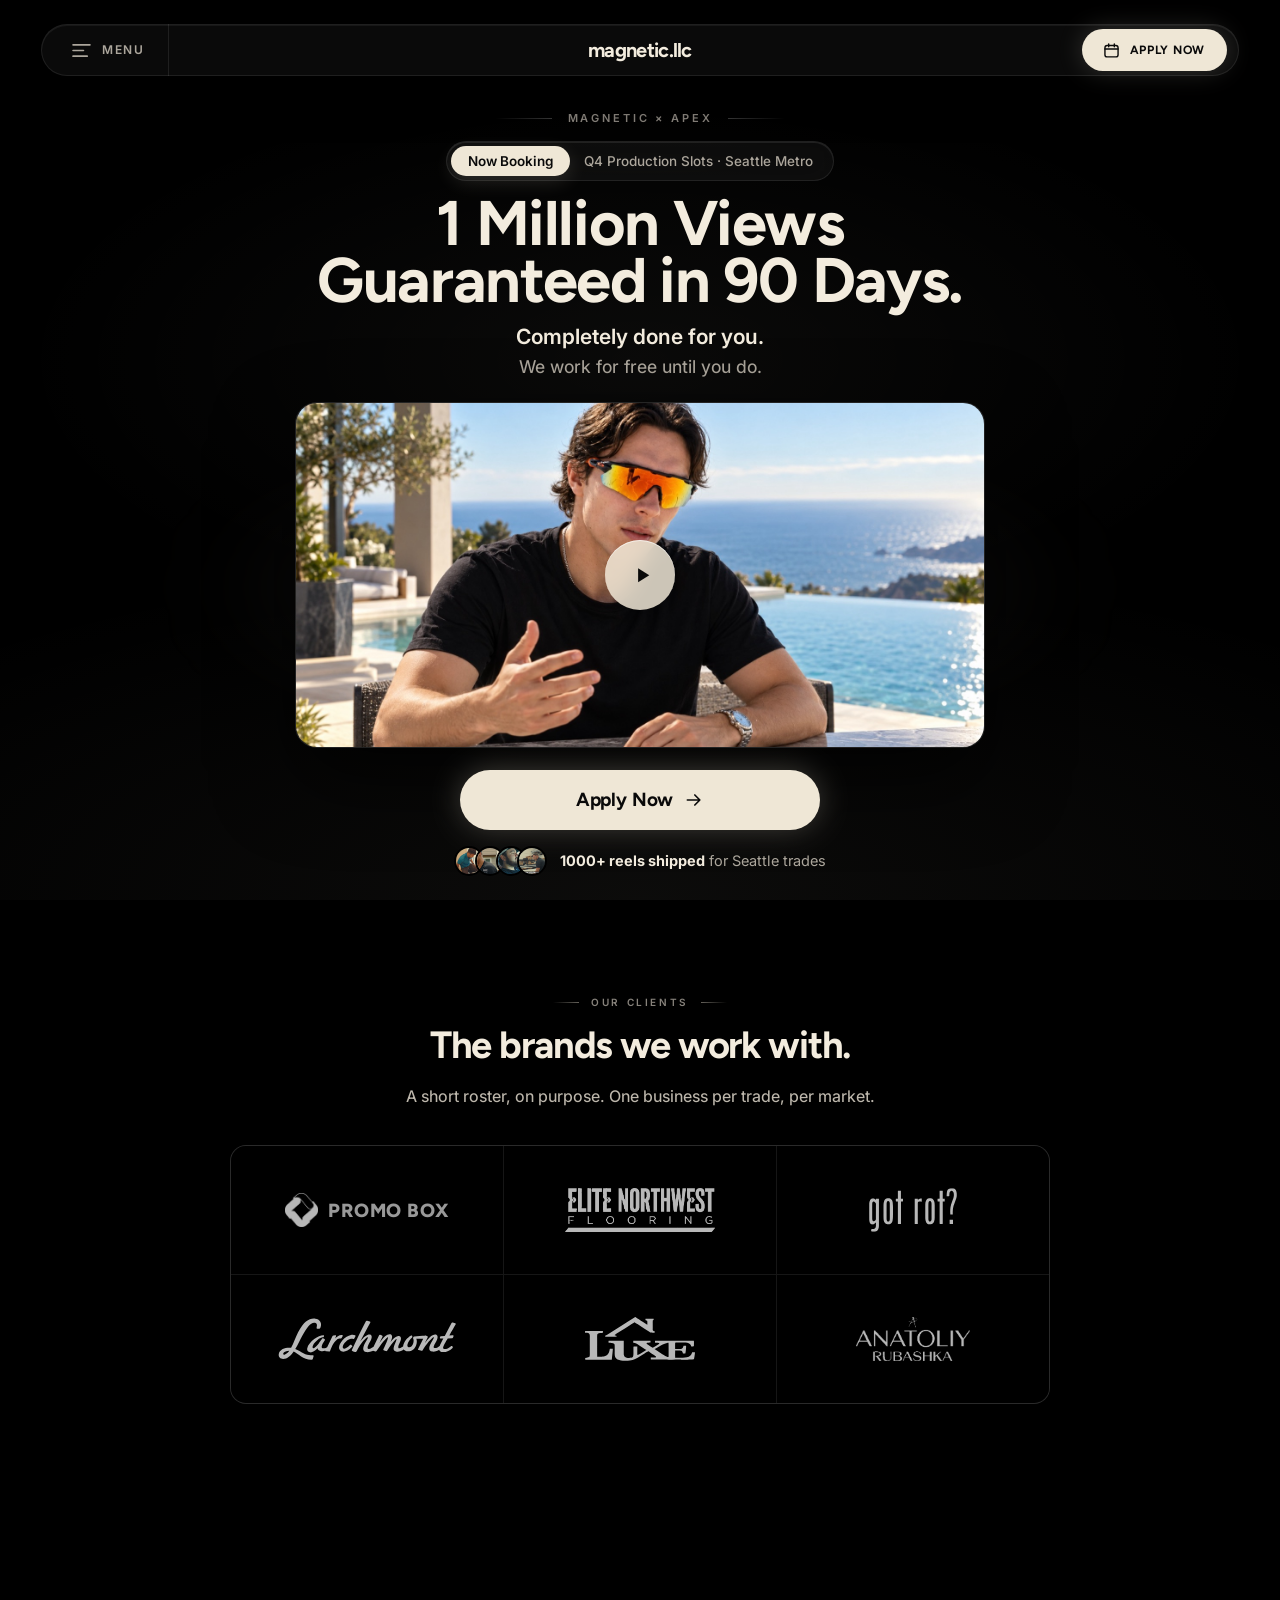
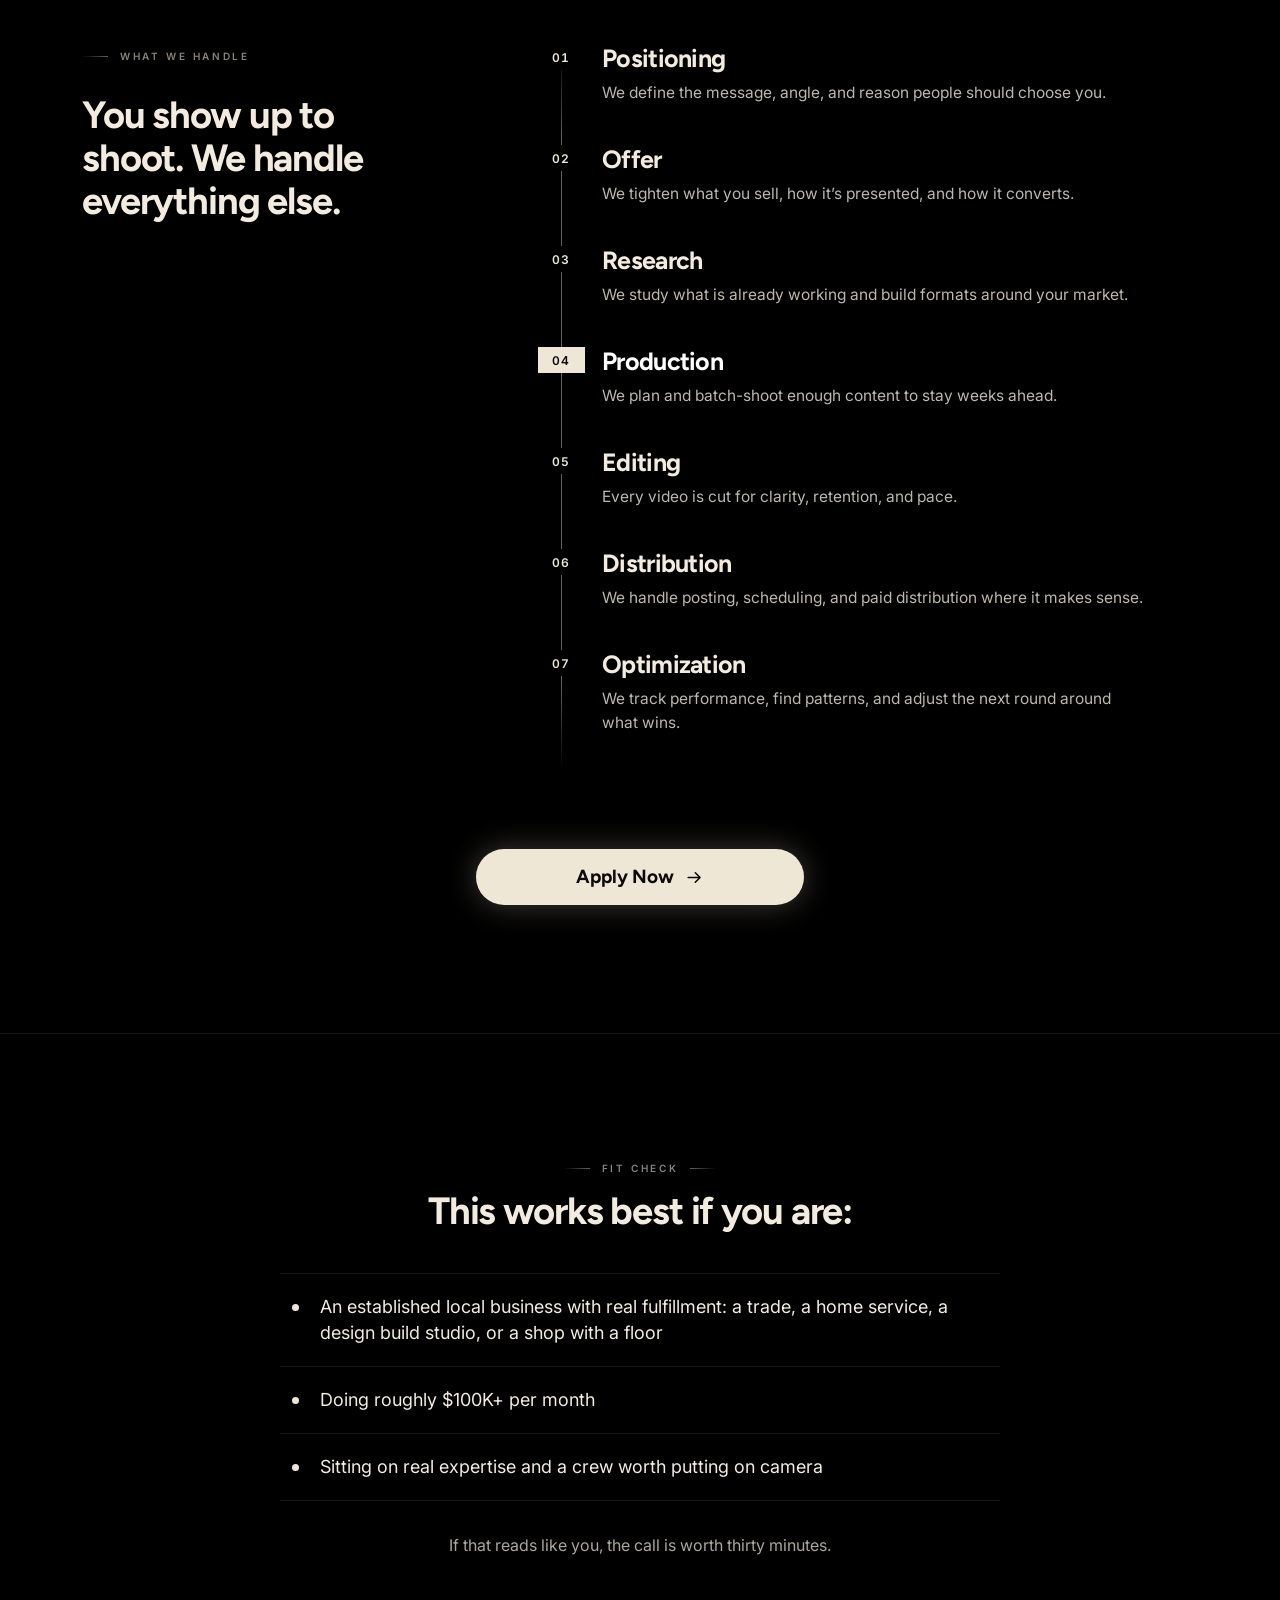
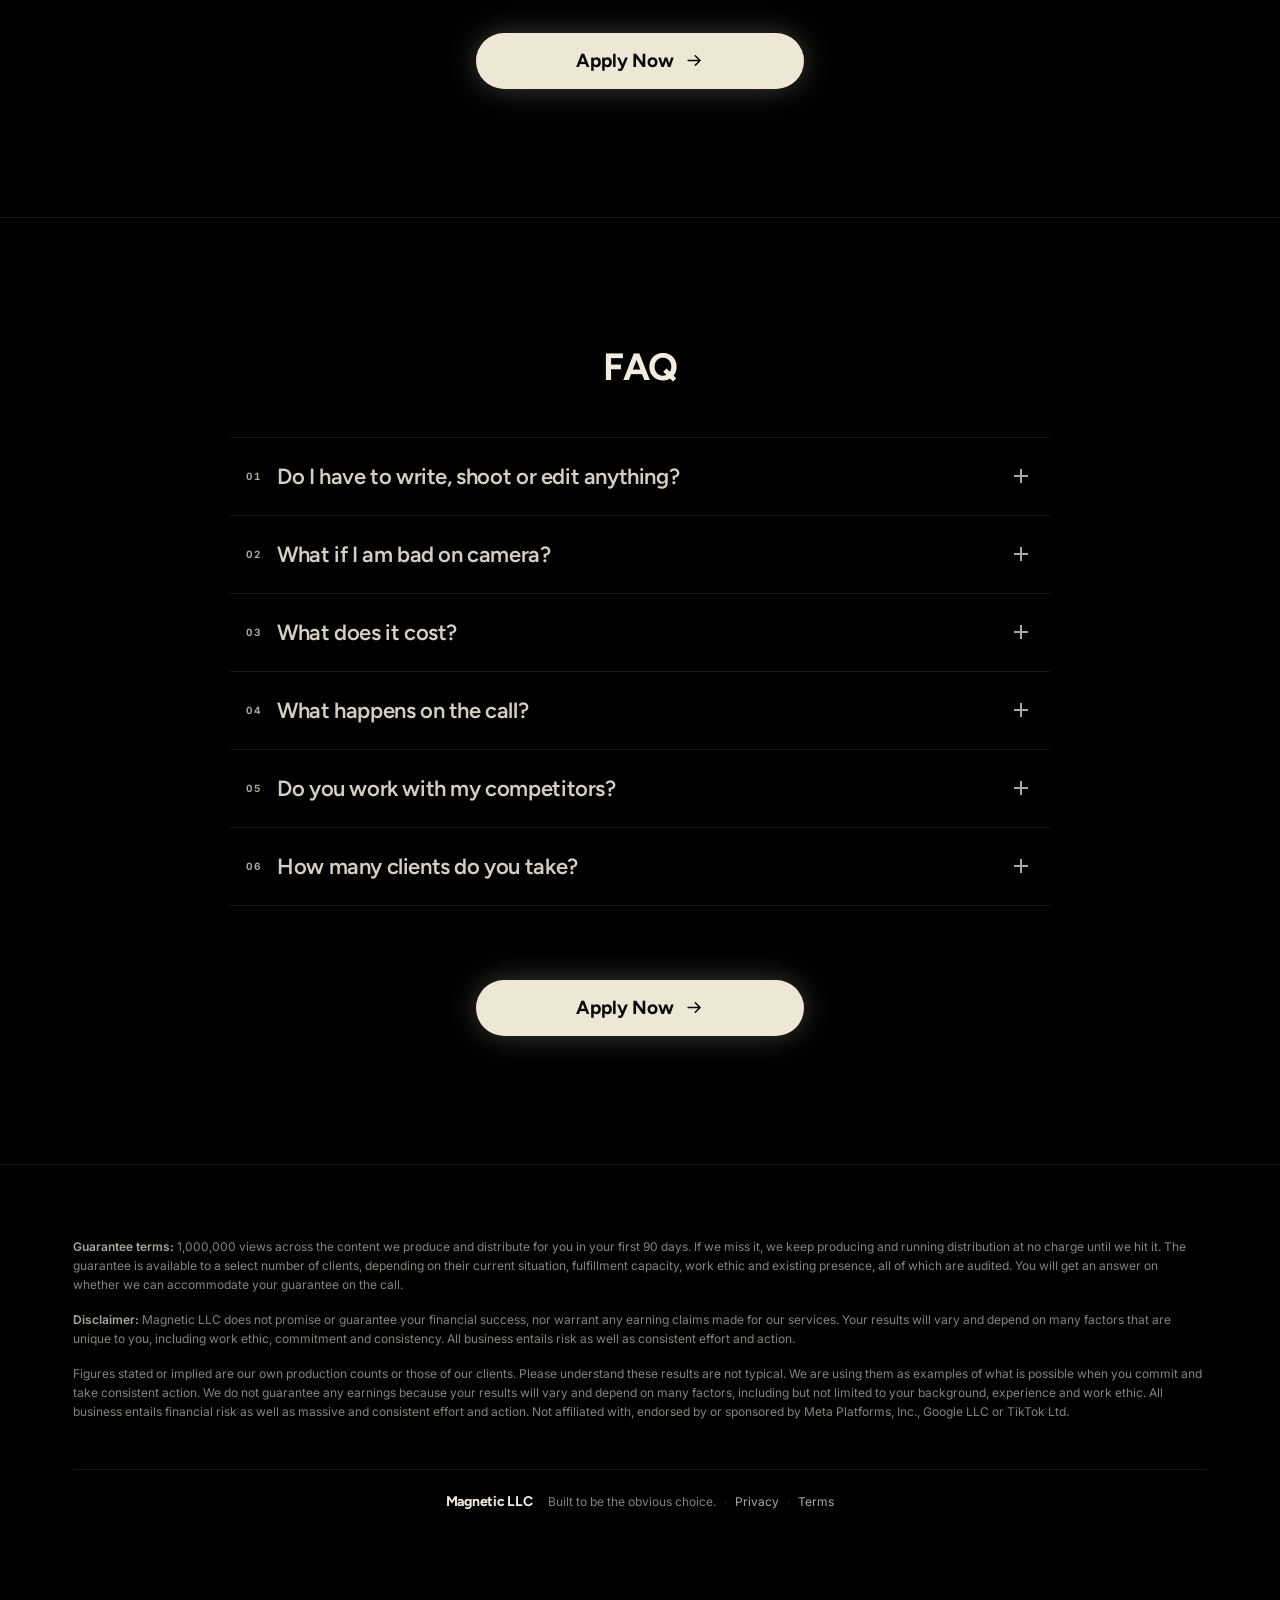
<file: index.html>
<!doctype html>
<html lang="en">
<head>
<meta charset="utf-8">
<meta name="viewport" content="width=device-width, initial-scale=1, viewport-fit=cover">
<title>Magnetic × Apex | 1 Million Views Guaranteed in 90 Days</title>
<meta name="description" content="Completely done for you: positioning, filming, editing, posting and paid. 1 million views guaranteed in 90 days, or we work for free until you do.">
<link rel="icon" href="data:image/svg+xml,<svg xmlns='http://www.w3.org/2000/svg' viewBox='0 0 64 64'><rect width='64' height='64' rx='14' fill='%2306070a'/><path d='M18 46V28a14 14 0 0 1 28 0v18h-9V28a5 5 0 0 0-10 0v18z' fill='%23efe7d6'/></svg>">
<link rel="preconnect" href="https://fonts.googleapis.com">
<link rel="preconnect" href="https://fonts.gstatic.com" crossorigin>
<link rel="stylesheet" href="https://fonts.googleapis.com/css2?family=Figtree:wght@400;500;600;700;800&family=Inter:wght@400;500;600;700&display=swap">
<link rel="stylesheet" href="styles.css?v=41">
<script>document.documentElement.classList.add('js')</script>
</head>
<body>

<div class="scene" aria-hidden="true">
  <div class="streaks"></div>
  <div class="beam beam-a"></div>
  <div class="beam beam-b"></div>
  <div class="beam beam-c"></div>
  <div class="vignette"></div>
</div>


<header class="nav">
  <nav class="navbar">
    <button class="nav-seg nav-menu" type="button" id="menuBtn" aria-expanded="false" aria-controls="menuPanel">
      <svg viewBox="0 0 20 14" width="19" height="13" aria-hidden="true">
        <rect x="0" y="0" width="20" height="1.8" rx="0.9"/>
        <rect x="0" y="6.1" width="13" height="1.8" rx="0.9"/>
        <rect x="0" y="12.2" width="17" height="1.8" rx="0.9"/>
      </svg>
      <span>MENU</span>
    </button>
    <a class="nav-logo" href="#top" aria-label="Magnetic LLC">
      <span class="orb">magnetic.llc</span>
    </a>
    <a class="nav-seg nav-cta" href="optin.html">
      <svg viewBox="0 0 16 16" width="15" height="15" aria-hidden="true">
        <rect x="1" y="2.6" width="14" height="12.2" rx="2.4" fill="none" stroke="currentColor" stroke-width="1.5"/>
        <path d="M1 6.4h14M5 1v3M11 1v3" stroke="currentColor" stroke-width="1.5" stroke-linecap="round"/>
      </svg>
      <span>APPLY<span class="nav-long"> NOW</span></span>
    </a>
  </nav>
  <div class="menu-panel" id="menuPanel" hidden>
    <a href="#vsl">Watch the rundown</a>
    <a href="#system">What we handle</a>
    <a href="#clients">Clients</a>
    <a href="#fit">Who this is for</a>
    <a href="#faq">Questions</a>
    <a href="optin.html">Apply now</a>
    <p class="menu-legal">&copy; 2026 Magnetic LLC &middot; Seattle, WA. All rights reserved.</p>
  </div>
</header>

<a class="skip" href="#start">Skip to booking</a>

<main class="hero" id="top">
  <p class="eyebrow">MAGNETIC &times; APEX</p>

  <div class="ticker">
    <span class="ticker-tag">Now Booking</span>
    <span class="ticker-text">Q4 Production Slots &middot; Seattle Metro</span>
  </div>

  <h1 class="headline"><span>1 Million Views</span><span>Guaranteed in 90 Days.</span></h1>

  <p class="sub sub-lead">Completely done for you. <span>We work for free until you do.</span></p>

  <div class="vsl" id="vsl">
    <div class="vsl-glow" aria-hidden="true"></div>
    <div class="vsl-frame">
      <div class="vsl-screen">
        <video id="vslVideo" poster="assets/poster.jpg?v=2" playsinline preload="none">
          <source src="assets/vsl.mp4" type="video/mp4">
        </video>
        <button class="play" type="button" id="playBtn" aria-label="Play the rundown">
          <svg viewBox="0 0 24 24" width="24" height="24" aria-hidden="true"><path d="M8 5.2v13.6L19 12z"/></svg>
        </button>
      </div>
    </div>
  </div>

  <a class="cta cta-hero" id="start" href="optin.html">Apply Now<svg class="cta-arrow" viewBox="0 0 24 24" width="20" height="20" aria-hidden="true"><path d="M4 12h15M13 6l6 6-6 6" fill="none" stroke="currentColor" stroke-width="2" stroke-linecap="round" stroke-linejoin="round"/></svg></a>

  <div class="proof">
    <div class="faces">
      <img src="assets/av1.jpg" alt="" width="30" height="30">
      <img src="assets/av2.jpg" alt="" width="30" height="30">
      <img src="assets/av3.jpg" alt="" width="30" height="30">
      <img src="assets/av4.jpg" alt="" width="30" height="30">
    </div>
    <p><strong>1000+ reels shipped</strong> <span>for Seattle trades</span></p>
  </div>
</main>

<div class="page">

  <!-- ══ 3 · CLIENTS — logo wall ══ -->
  <section class="sec sec-black sec-clients" id="clients">
    <div class="wrap center">
      <p class="tag tag-c r">OUR CLIENTS</p>
      <h2 class="md r">The brands we work with.</h2>
      <p class="body body-c r">A short roster, on purpose. One business per trade, per market.</p>
    </div>
    <div class="wrap">
      <div class="logo-wall r">
        <div class="logo-cell"><span class="logo-lockup"><img src="assets/logos/promobox-mark.png" alt=""><span>PROMO BOX</span></span></div>
        <div class="logo-cell"><img src="assets/logos/elitenw.png" alt="Elite Northwest Flooring"></div>
        <div class="logo-cell"><img src="assets/logos/gotrot.svg" alt="Got Rot"></div>
        <div class="logo-cell"><img src="assets/logos/larchmont.svg" alt="Larchmont"></div>
        <div class="logo-cell"><img src="assets/logos/luxe.svg" alt="LUXE Design Build"></div>
        <div class="logo-cell"><img src="assets/logos/rubashka.png" alt="Anatoliy Rubashka"></div>
      </div>
    </div>
  </section>

  <!-- ══ 2 · SERVICE — everything we do for you ══ -->
  <section class="sec sec-black sec-rail" id="system">
    <div class="wrap wrap-mid">
      <p class="tag r">WHAT WE HANDLE</p>
      <h2 class="md r">You show up to shoot. We handle everything else.</h2>

      <ol class="steprail">
        <li class="r"><span class="steprail-n">01</span><h3>Positioning</h3><p>We define the message, angle, and reason people should choose you.</p></li>
        <li class="r"><span class="steprail-n">02</span><h3>Offer</h3><p>We tighten what you sell, how it&rsquo;s presented, and how it converts.</p></li>
        <li class="r"><span class="steprail-n">03</span><h3>Research</h3><p>We study what is already working and build formats around your market.</p></li>
        <li class="r is-featured"><span class="steprail-n">04</span><h3>Production</h3><p>We plan and batch-shoot enough content to stay weeks ahead.</p></li>
        <li class="r"><span class="steprail-n">05</span><h3>Editing</h3><p>Every video is cut for clarity, retention, and pace.</p></li>
        <li class="r"><span class="steprail-n">06</span><h3>Distribution</h3><p>We handle posting, scheduling, and paid distribution where it makes sense.</p></li>
        <li class="r"><span class="steprail-n">07</span><h3>Optimization</h3><p>We track performance, find patterns, and adjust the next round around what wins.</p></li>
      </ol>

      <div class="cta-block">
        <a class="cta" href="optin.html">Apply Now<svg class="cta-arrow" viewBox="0 0 24 24" width="19" height="19" aria-hidden="true"><path d="M4 12h15M13 6l6 6-6 6" fill="none" stroke="currentColor" stroke-width="2" stroke-linecap="round" stroke-linejoin="round"/></svg></a>
      </div>
    </div>
  </section>

  <!-- (old case studies removed per Andrew — logo wall replaces it) -->
  <section class="sec sec-black sec-cases" id="proof" hidden style="display:none">
    <div class="wrap">
      <div class="center"><h2 class="md r">Case studies</h2></div>

      <div class="case-row r">
        <div class="case-copy">
          <p class="case-who">Got Rot &middot; rot repair and siding</p>
          <h3 class="case-quote">285 reels out of nine shoot days.</h3>
          <p>Nobody searches for rot until it is already catastrophic, so we stopped selling the repair and started showing the reveal. Reveal-first cuts, a long-form day vlog, and a silent process series, all pulled from 168 source clips.</p>
        </div>
        <div class="case-media"><div class="shot-frame"><div class="shot-bar">instagram.com/gotrot</div><div class="shot-logo"><img src="assets/logos/gotrot.svg" alt="Got Rot"></div></div></div>
      </div>

      <div class="case-row case-flip r">
        <div class="case-copy">
          <p class="case-who">Elite Northwest &middot; flooring</p>
          <h3 class="case-quote">One format that survives the bid.</h3>
          <p>Install quality a homeowner cannot judge, so the bid gets judged on price. We put the installer on camera naming the step most crews skip. 97 reels from 53 clips across ten shoot days.</p>
        </div>
        <div class="case-media"><div class="shot-frame"><div class="shot-bar">instagram.com/elitenwflooring</div><div class="shot-logo"><img src="assets/logos/elitenw.png" alt="Elite Northwest Flooring"></div></div></div>
      </div>

      <div class="case-row r">
        <div class="case-copy">
          <p class="case-who">Promo Box &middot; wraps, apparel and signage</p>
          <h3 class="case-quote">A face the shop never had.</h3>
          <p>A business that sells how things look, with no face and no consistent presence. We built a recurring host and a named series shot on the floor of the wrap bay. 81 reels from 59 clips across seven shoot days.</p>
        </div>
        <div class="case-media"><div class="shot-frame"><div class="shot-bar">instagram.com/promoboxinc</div><div class="shot-logo"><img src="assets/logos/promobox.png" alt="Promo Box"></div></div></div>
      </div>

      <div class="case-grid r">
        <div class="case-cell">
          <div class="shot-frame"><div class="shot-bar">larchmontbuilds.com</div><div class="shot-logo"><img src="assets/logos/larchmont.svg" alt="Larchmont"></div></div>
          <div class="case-body">
            <h3 class="case-title">Larchmont, general contractor.</h3>
            <p>Brand system, site, and the local search stack underneath it, so the phone rings without paying for every call.</p>
          </div>
        </div>
        <div class="case-cell">
          <div class="shot-frame"><div class="shot-bar">luxedesignbuild.com</div><div class="shot-logo"><img src="assets/logos/luxe.svg" alt="LUXE Design Build"></div></div>
          <div class="case-body">
            <h3 class="case-title">LUXE, design build.</h3>
            <p>Site, a lead pipe that lands every form in the inbox within seconds, and the posting cadence behind it.</p>
          </div>
        </div>
        <div class="case-cell">
          <div class="shot-frame"><div class="shot-bar">magnetic.llc</div><div class="shot-logo shot-logo-self"><span>magnetic.llc</span></div></div>
          <div class="case-body">
            <h3 class="case-title">Us. The page you are on right now.</h3>
            <p>We run the exact system we sell, on ourselves, in a market full of people selling content. No ads, no setters chasing you. You are reading this because it works.</p>
          </div>
        </div>
      </div>

      <p class="case-note r">Counts are production output from our own queue. Revenue and lead figures belong to each client and are theirs to release, not ours.</p>

      <div class="cta-block">
        <a class="cta" href="optin.html">Apply Now<svg class="cta-arrow" viewBox="0 0 24 24" width="19" height="19" aria-hidden="true"><path d="M4 12h15M13 6l6 6-6 6" fill="none" stroke="currentColor" stroke-width="2" stroke-linecap="round" stroke-linejoin="round"/></svg></a>
      </div>
    </div>
  </section>

  <!-- ══ 4 · FIT CHECK ══ -->
  <section class="sec sec-panel sec-who" id="fit">
    <div class="wrap wrap-mid center">
      <p class="tag tag-c r">FIT CHECK</p>
      <h2 class="md r">This works best if you are:</h2>
    </div>
    <div class="wrap wrap-mid">
      <ul class="who-list who-narrow r">
        <li>An established local business with real fulfillment: a trade, a home service, a design build studio, or a shop with a floor</li>
        <li>Doing roughly $100K+ per month</li>
        <li>Sitting on real expertise and a crew worth putting on camera</li>
      </ul>
      <p class="who-close r">If that reads like you, the call is worth thirty minutes.</p>
      <div class="cta-block">
        <a class="cta" href="optin.html">Apply Now<svg class="cta-arrow" viewBox="0 0 24 24" width="19" height="19" aria-hidden="true"><path d="M4 12h15M13 6l6 6-6 6" fill="none" stroke="currentColor" stroke-width="2" stroke-linecap="round" stroke-linejoin="round"/></svg></a>
      </div>
    </div>
  </section>

  <!-- ══ 5 · FAQ ══ -->
  <section class="sec sec-black sec-faq" id="faq">
    <div class="wrap center">
      <h2 class="md r">FAQ</h2>
    </div>
    <div class="wrap">
      <div class="faq r" id="faqList">
        <div class="qa">
          <button class="qa-q" type="button" aria-expanded="false"><span class="qa-i">01</span><span class="qa-t">Do I have to write, shoot or edit anything?</span><span class="qa-x" aria-hidden="true"></span></button>
          <div class="qa-p"><div><p>No. Positioning, scripts, filming, editing, posting and tracking are ours. Your job is the shoot days and approvals, which take minutes on your phone.</p></div></div>
        </div>
        <div class="qa">
          <button class="qa-q" type="button" aria-expanded="false"><span class="qa-i">02</span><span class="qa-t">What if I am bad on camera?</span><span class="qa-x" aria-hidden="true"></span></button>
          <div class="qa-p"><div><p>We direct the entire shoot and ask the questions. You answer about work you have done a thousand times. Making trade guys look natural on camera is the job.</p></div></div>
        </div>
        <div class="qa">
          <button class="qa-q" type="button" aria-expanded="false"><span class="qa-i">03</span><span class="qa-t">What does it cost?</span><span class="qa-x" aria-hidden="true"></span></button>
          <div class="qa-p"><div><p>We cover pricing on the call, once we have seen the trade, the market and the bottleneck. A number given before that is a guess.</p></div></div>
        </div>
        <div class="qa">
          <button class="qa-q" type="button" aria-expanded="false"><span class="qa-i">04</span><span class="qa-t">What happens on the call?</span><span class="qa-x" aria-hidden="true"></span></button>
          <div class="qa-p"><div><p>We look at your market, what is already working in it, and map what we would shoot and run for you. It is a sales call, so we also ask about your capacity, your goals and your numbers. If it is a fit, we go through everything, pricing included.</p></div></div>
        </div>
        <div class="qa">
          <button class="qa-q" type="button" aria-expanded="false"><span class="qa-i">05</span><span class="qa-t">Do you work with my competitors?</span><span class="qa-x" aria-hidden="true"></span></button>
          <div class="qa-p"><div><p>Not in the same market. One business per trade per area, so the positioning work stays worth something.</p></div></div>
        </div>
        <div class="qa">
          <button class="qa-q" type="button" aria-expanded="false"><span class="qa-i">06</span><span class="qa-t">How many clients do you take?</span><span class="qa-x" aria-hidden="true"></span></button>
          <div class="qa-p"><div><p>A small number at a time. We film in person on real jobsites, so that is a hard ceiling, and it is why the calendar sometimes has no spots.</p></div></div>
        </div>
      </div>

      <div class="cta-block">
        <a class="cta" href="optin.html">Apply Now<svg class="cta-arrow" viewBox="0 0 24 24" width="19" height="19" aria-hidden="true"><path d="M4 12h15M13 6l6 6-6 6" fill="none" stroke="currentColor" stroke-width="2" stroke-linecap="round" stroke-linejoin="round"/></svg></a>
      </div>
    </div>
  </section>

  <!-- ══ 6 · FOOT — guarantee terms + legal ══ -->
  <section class="sec sec-foot" id="legal" aria-label="Legal">
    <div class="wrap wrap-mid">
      <p class="disclaimer" id="guarantee"><b>Guarantee terms:</b> 1,000,000 views across the content we produce and distribute for you in your first 90 days. If we miss it, we keep producing and running distribution at no charge until we hit it. The guarantee is available to a select number of clients, depending on their current situation, fulfillment capacity, work ethic and existing presence, all of which are audited. You will get an answer on whether we can accommodate your guarantee on the call.</p>
      <p class="disclaimer"><b>Disclaimer:</b> Magnetic LLC does not promise or guarantee your financial success, nor warrant any earning claims made for our services. Your results will vary and depend on many factors that are unique to you, including work ethic, commitment and consistency. All business entails risk as well as consistent effort and action.</p>
      <p class="disclaimer">Figures stated or implied are our own production counts or those of our clients. Please understand these results are not typical. We are using them as examples of what is possible when you commit and take consistent action. We do not guarantee any earnings because your results will vary and depend on many factors, including but not limited to your background, experience and work ethic. All business entails financial risk as well as massive and consistent effort and action. Not affiliated with, endorsed by or sponsored by Meta Platforms, Inc., Google LLC or TikTok Ltd.</p>
      <p class="legal-row">
        <span class="legal-brand">Magnetic LLC</span>
        <span>Built to be the obvious choice.</span><span class="legal-sep">&middot;</span>
        <a href="privacy.html">Privacy</a><span class="legal-sep">&middot;</span>
        <a href="terms.html">Terms</a>
      </p>
    </div>
  </section>

</div>

<a class="scroll-cue" id="scrollCue" href="#clients" aria-label="Scroll down">
  <svg viewBox="0 0 24 24" width="18" height="18" aria-hidden="true"><path d="M6 9.5l6 6 6-6" fill="none" stroke="currentColor" stroke-width="2" stroke-linecap="round" stroke-linejoin="round"/></svg>
</a>

<div class="sticky" id="stickyCta" hidden>
  <div class="sticky-row">
    <span class="sticky-text">Q4 production slots &middot; Seattle metro</span>
    <a class="cta cta-sticky" href="optin.html">Apply Now<svg class="cta-arrow" viewBox="0 0 24 24" width="17" height="17" aria-hidden="true"><path d="M4 12h15M13 6l6 6-6 6" fill="none" stroke="currentColor" stroke-width="2" stroke-linecap="round" stroke-linejoin="round"/></svg></a>
  </div>
</div>

<script src="app.js?v=12"></script>
</body>
</html>
</file>
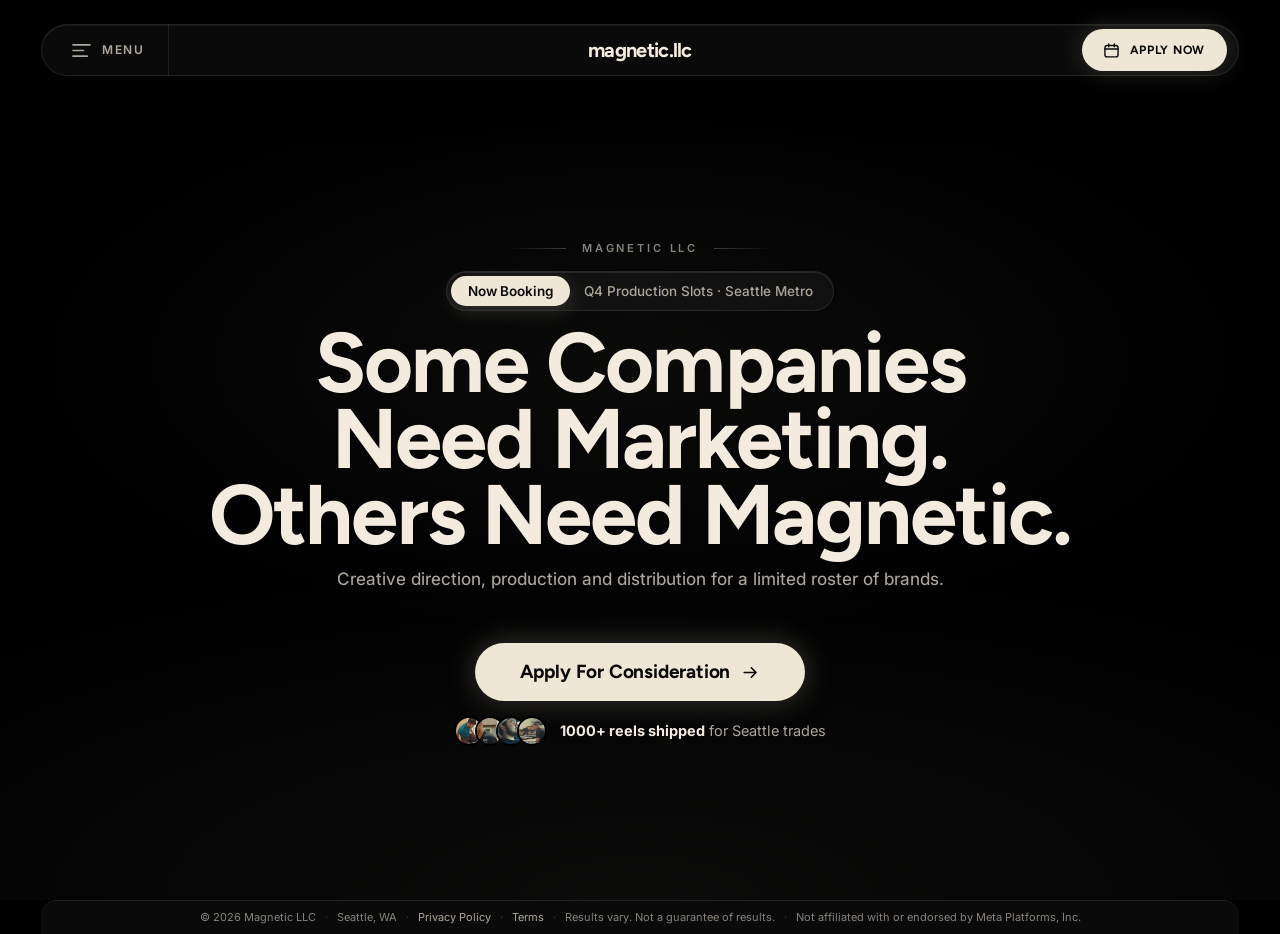
<file: direct.html>
<!doctype html>
<html lang="en">
<head>
<meta charset="utf-8">
<meta name="viewport" content="width=device-width, initial-scale=1, viewport-fit=cover">
<title>Magnetic LLC — Apply For Consideration</title>
<meta name="description" content="Magnetic films, edits and posts the short-form content that makes local operators the name their market already knows.">
<link rel="icon" href="data:image/svg+xml,<svg xmlns='http://www.w3.org/2000/svg' viewBox='0 0 64 64'><rect width='64' height='64' rx='14' fill='%2306070a'/><path d='M18 46V28a14 14 0 0 1 28 0v18h-9V28a5 5 0 0 0-10 0v18z' fill='%232f6bff'/></svg>">
<link rel="preconnect" href="https://fonts.googleapis.com">
<link rel="preconnect" href="https://fonts.gstatic.com" crossorigin>
<link rel="stylesheet" href="https://fonts.googleapis.com/css2?family=Figtree:wght@400;500;600;700;800&family=Inter:wght@400;500;600;700&display=swap">
<link rel="stylesheet" href="styles.css?v=8">
</head>
<body class="no-vsl">

<div class="scene" aria-hidden="true">
  <div class="streaks"></div>
  <div class="beam beam-a"></div>
  <div class="beam beam-b"></div>
  <div class="beam beam-c"></div>
  <div class="vignette"></div>
</div>

<header class="nav">
  <nav class="navbar">
    <button class="nav-seg nav-menu" type="button" id="menuBtn" aria-expanded="false" aria-controls="menuPanel">
      <svg viewBox="0 0 20 14" width="19" height="13" aria-hidden="true">
        <rect x="0" y="0" width="20" height="1.8" rx="0.9"/>
        <rect x="0" y="6.1" width="13" height="1.8" rx="0.9"/>
        <rect x="0" y="12.2" width="17" height="1.8" rx="0.9"/>
      </svg>
      <span>MENU</span>
    </button>
    <a class="nav-logo" href="#top" aria-label="Magnetic LLC">
      <span class="orb">magnetic.llc</span>
    </a>
    <a class="nav-seg nav-cta" href="optin.html">
      <svg viewBox="0 0 16 16" width="15" height="15" aria-hidden="true">
        <rect x="1" y="2.6" width="14" height="12.2" rx="2.4" fill="none" stroke="currentColor" stroke-width="1.5"/>
        <path d="M1 6.4h14M5 1v3M11 1v3" stroke="currentColor" stroke-width="1.5" stroke-linecap="round"/>
      </svg>
      <span>APPLY<span class="nav-long"> NOW</span></span>
    </a>
  </nav>
  <div class="menu-panel" id="menuPanel" hidden>
    <a href="optin.html">Apply for consideration</a>
    <a href="privacy.html">Privacy Policy</a>
    <a href="terms.html">Terms</a>
    <p class="menu-legal">&copy; 2026 Magnetic LLC &middot; Seattle, WA. All rights reserved.</p>
  </div>
</header>

<main class="hero" id="top">
  <p class="eyebrow">MAGNETIC LLC</p>

  <div class="ticker">
    <span class="ticker-tag">Now Booking</span>
    <span class="ticker-text">Q4 Production Slots &middot; Seattle Metro</span>
  </div>

  <h1 class="headline"><span>Some Companies Need Marketing.</span><span>Others Need Magnetic.</span></h1>

  <p class="sub">Creative direction, production and distribution for a limited roster of brands.</p>

  <div class="gap" aria-hidden="true"></div>

  <a class="cta" href="optin.html">Apply For Consideration<svg class="cta-arrow" viewBox="0 0 24 24" width="19" height="19" aria-hidden="true"><path d="M4 12h15M13 6l6 6-6 6" fill="none" stroke="currentColor" stroke-width="2" stroke-linecap="round" stroke-linejoin="round"/></svg></a>

  <div class="proof">
    <div class="faces">
      <img src="assets/av1.jpg" alt="" width="30" height="30">
      <img src="assets/av2.jpg" alt="" width="30" height="30">
      <img src="assets/av3.jpg" alt="" width="30" height="30">
      <img src="assets/av4.jpg" alt="" width="30" height="30">
    </div>
    <p><strong>1000+ reels shipped</strong> <span>for Seattle trades</span></p>
  </div>
</main>

<footer class="rail">
  <div class="legal legal-hero">
    <p class="legal-row">
      <span>&copy; 2026 Magnetic LLC</span><span class="legal-sep">&middot;</span>
      <span>Seattle, WA</span><span class="legal-sep">&middot;</span>
      <a href="privacy.html">Privacy Policy</a><span class="legal-sep">&middot;</span>
      <a href="terms.html">Terms</a><span class="legal-sep">&middot;</span>
      <span>Results vary. Not a guarantee of results.</span><span class="legal-sep">&middot;</span>
      <span>Not affiliated with or endorsed by Meta Platforms, Inc.</span>
    </p>
  </div>
</footer>

<script src="app.js?v=3"></script>
</body>
</html>
</file>
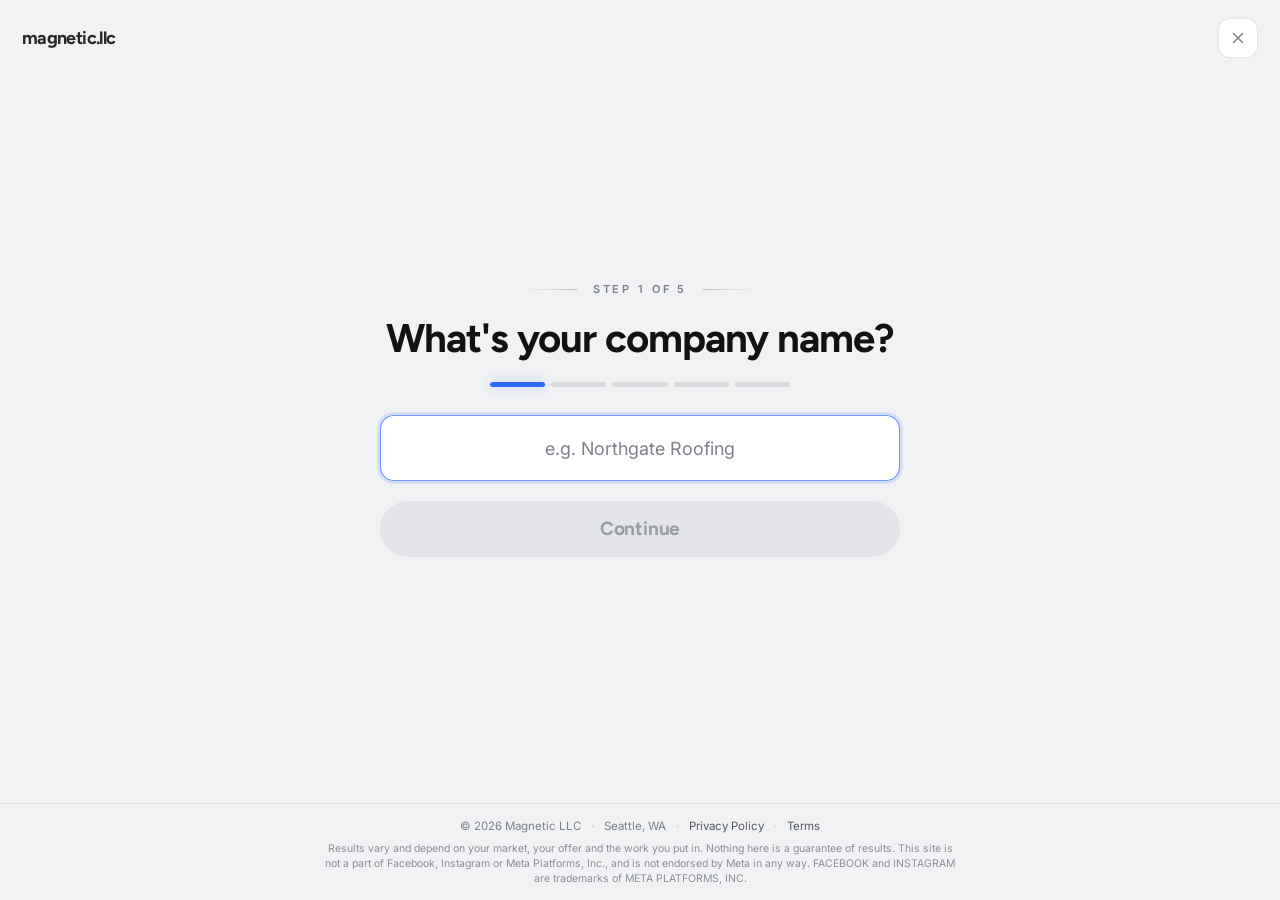
<file: guarantee-apply.html>
<!doctype html>
<html lang="en" data-theme="light">
<head>
<meta charset="utf-8">
<meta name="viewport" content="width=device-width, initial-scale=1, viewport-fit=cover">
<title>Apply — Magnetic LLC</title>
<meta name="description" content="Five questions. If it's a fit, you pick a time.">
<meta name="robots" content="noindex">
<link rel="icon" href="data:image/svg+xml,<svg xmlns='http://www.w3.org/2000/svg' viewBox='0 0 64 64'><rect width='64' height='64' rx='14' fill='%2306070a'/><path d='M18 46V28a14 14 0 0 1 28 0v18h-9V28a5 5 0 0 0-10 0v18z' fill='%232f6bff'/></svg>">
<link rel="preconnect" href="https://fonts.googleapis.com">
<link rel="preconnect" href="https://fonts.gstatic.com" crossorigin>
<link rel="stylesheet" href="https://fonts.googleapis.com/css2?family=Figtree:wght@400;500;600;700;800&family=Inter:wght@400;500;600;700&display=swap">
<link rel="stylesheet" href="styles.css?v=8">
<link rel="stylesheet" href="optin.css?v=4">
<link rel="stylesheet" href="guarantee.css?v=12">
<link rel="stylesheet" href="guarantee-apply.css?v=4">
<script>try{if(localStorage.getItem('mv-theme')==='dark')delete document.documentElement.dataset.theme}catch(e){}</script>
<meta name="color-scheme" content="light dark">
</head>
<body class="optin-body g-page g-apply">

<div class="scene scene-quiet" aria-hidden="true">
  <div class="beam beam-a"></div>
  <div class="beam beam-b"></div>
  <div class="vignette"></div>
</div>

<div class="flow">
  <header class="flow-top">
    <a class="flow-logo" href="guarantee.html" aria-label="Magnetic LLC">
      <span class="orb">magnetic.llc</span>
    </a>
    <div class="flow-top-right">
      <button class="flow-back" type="button" id="backBtn" hidden aria-label="Previous step">
        <svg viewBox="0 0 24 24" width="18" height="18" aria-hidden="true"><path d="M15 5l-7 7 7 7" fill="none" stroke="currentColor" stroke-width="2" stroke-linecap="round" stroke-linejoin="round"/></svg>
      </button>
      <a class="flow-close" href="guarantee.html" aria-label="Close">
        <svg viewBox="0 0 24 24" width="18" height="18" aria-hidden="true"><path d="M18 6L6 18M6 6l12 12" fill="none" stroke="currentColor" stroke-width="2" stroke-linecap="round"/></svg>
      </a>
    </div>
  </header>

  <main class="flow-stage">
    <div class="flow-col">

      <!-- steps -->
      <section class="step" id="stepHead">
        <p class="step-badge" id="stepBadge">STEP 1 OF 5</p>
        <h1 class="step-title" id="stepTitle">What's your company name?</h1>
        <div class="bars" id="bars" aria-hidden="true">
          <span class="bar on"></span><span class="bar"></span><span class="bar"></span><span class="bar"></span><span class="bar"></span>
        </div>
      </section>

      <form id="flowForm" novalidate>

        <section class="panel" data-step="0">
          <input class="field-lg" type="text" name="company" placeholder="e.g. Northgate Roofing" autocomplete="organization">
          <button class="cta cta-block" type="button" data-next disabled>Continue</button>
        </section>

        <section class="panel" data-step="1" hidden>
          <div class="opts opts-2" data-group="industry">
            <button class="opt" type="button" data-value="Roofing">Roofing</button>
            <button class="opt" type="button" data-value="Decks &amp; Rot Repair">Decks &amp; Rot Repair</button>
            <button class="opt" type="button" data-value="Flooring">Flooring</button>
            <button class="opt" type="button" data-value="HVAC">HVAC</button>
            <button class="opt" type="button" data-value="Plumbing">Plumbing</button>
            <button class="opt" type="button" data-value="Electrical">Electrical</button>
            <button class="opt" type="button" data-value="Siding">Siding</button>
            <button class="opt" type="button" data-value="Concrete">Concrete</button>
            <button class="opt" type="button" data-value="Remodeling">Remodeling</button>
            <button class="opt" type="button" data-value="Wraps &amp; Signs">Wraps &amp; Signs</button>
            <button class="opt opt-wide" type="button" data-value="Other">Other</button>
          </div>
        </section>

        <section class="panel" data-step="2" hidden>
          <p class="opt-label">How long have you been running?</p>
          <div class="opts opts-2" data-group="tenure">
            <button class="opt" type="button" data-value="Under 1 year">Under 1 year</button>
            <button class="opt" type="button" data-value="1-2 years">1&ndash;2 years</button>
            <button class="opt" type="button" data-value="3-5 years">3&ndash;5 years</button>
            <button class="opt" type="button" data-value="5+ years">5+ years</button>
          </div>
          <p class="opt-label">Have you run content before?</p>
          <div class="opts opts-3" data-group="content">
            <button class="opt" type="button" data-value="Never">Never</button>
            <button class="opt" type="button" data-value="Posted it myself">Posted it myself</button>
            <button class="opt" type="button" data-value="Paid someone">Paid someone</button>
          </div>
          <button class="cta cta-block" type="button" data-next disabled>Continue</button>
        </section>

        <section class="panel" data-step="3" hidden>
          <div class="opts opts-1" data-group="goal">
            <button class="opt opt-row" type="button" data-value="More booked jobs">More booked jobs</button>
            <button class="opt opt-row" type="button" data-value="Look like the pro you are">Look like the pro you are</button>
            <button class="opt opt-row" type="button" data-value="A content system that runs weekly">A content system that runs weekly</button>
            <button class="opt opt-row" type="button" data-value="Ads that actually convert">Ads that actually convert</button>
            <button class="opt opt-row" type="button" data-value="Not sure yet">Not sure yet</button>
          </div>
        </section>

        <section class="panel" data-step="4" hidden>
          <div class="pair">
            <input class="field" type="text" name="firstName" placeholder="First name" autocomplete="given-name">
            <input class="field" type="text" name="lastName" placeholder="Last name" autocomplete="family-name">
          </div>
          <input class="field" type="email" name="email" placeholder="Email" autocomplete="email">
          <input class="field" type="tel" name="phone" placeholder="Phone number" autocomplete="tel">
          <p class="form-error" id="flowError" hidden></p>
          <button class="cta cta-block" type="submit" id="flowSubmit">Book The Call</button>
          <p class="fineprint">No commitment. No credit card. Fifteen minutes.</p>
        </section>

      </form>

      <section class="done" id="flowDone" hidden>
        <p class="step-badge">ALMOST DONE</p>
        <h1 class="step-title" id="doneTitle">Pick a time that works.</h1>

        <div class="cal" id="cal">
          <p class="cal-note">15 minutes &middot; times shown in Pacific</p>

          <div class="days" id="days" role="tablist" aria-label="Pick a day"></div>

          <p class="cal-label" id="slotsLabel">Available times</p>
          <div class="slots" id="slots" role="listbox" aria-label="Pick a time"></div>
          <p class="cal-empty" id="slotsEmpty" hidden>Nothing left that day. Try another.</p>

          <div class="cal-actions">
            <p class="form-error" id="bookError" hidden></p>
            <button class="cta cta-block" type="button" id="bookBtn" disabled>Pick a day and a time</button>
          </div>
        </div>
      </section>

      <section class="done" id="flowBooked" hidden>
        <p class="step-badge">YOU&rsquo;RE BOOKED</p>
        <h1 class="step-title">See you then.</h1>
        <div class="ticket" id="ticket">
          <p class="ticket-when" id="ticketWhen"></p>
          <p class="ticket-sub">15 minutes, Pacific. Confirmation on its way to <span id="ticketEmail"></span>.</p>
        </div>
        <ol class="next-list">
          <li>We read your answers before the call. No discovery theatre.</li>
          <li>You get the link by email. Phone works too if that is easier.</li>
          <li>On the call we scope the shoot, the cadence and the number.</li>
        </ol>
        <a class="cta cta-block" href="guarantee.html">Back to the guarantee</a>
      </section>

    </div>
  </main>

  <footer class="legal">
    <p class="legal-row">
      <span>&copy; 2026 Magnetic LLC</span><span class="legal-sep">&middot;</span>
      <span>Seattle, WA</span><span class="legal-sep">&middot;</span>
      <a href="privacy.html">Privacy Policy</a><span class="legal-sep">&middot;</span>
      <a href="terms.html">Terms</a>
    </p>
    <p class="legal-fine">
      Results vary and depend on your market, your offer and the work you put in.
      Nothing here is a guarantee of results. This site is not a part of Facebook,
      Instagram or Meta Platforms, Inc., and is not endorsed by Meta in any way.
      FACEBOOK and INSTAGRAM are trademarks of META PLATFORMS, INC.
    </p>
  </footer>
</div>

<script src="optin.js?v=3"></script>
</body>
</html>
</file>
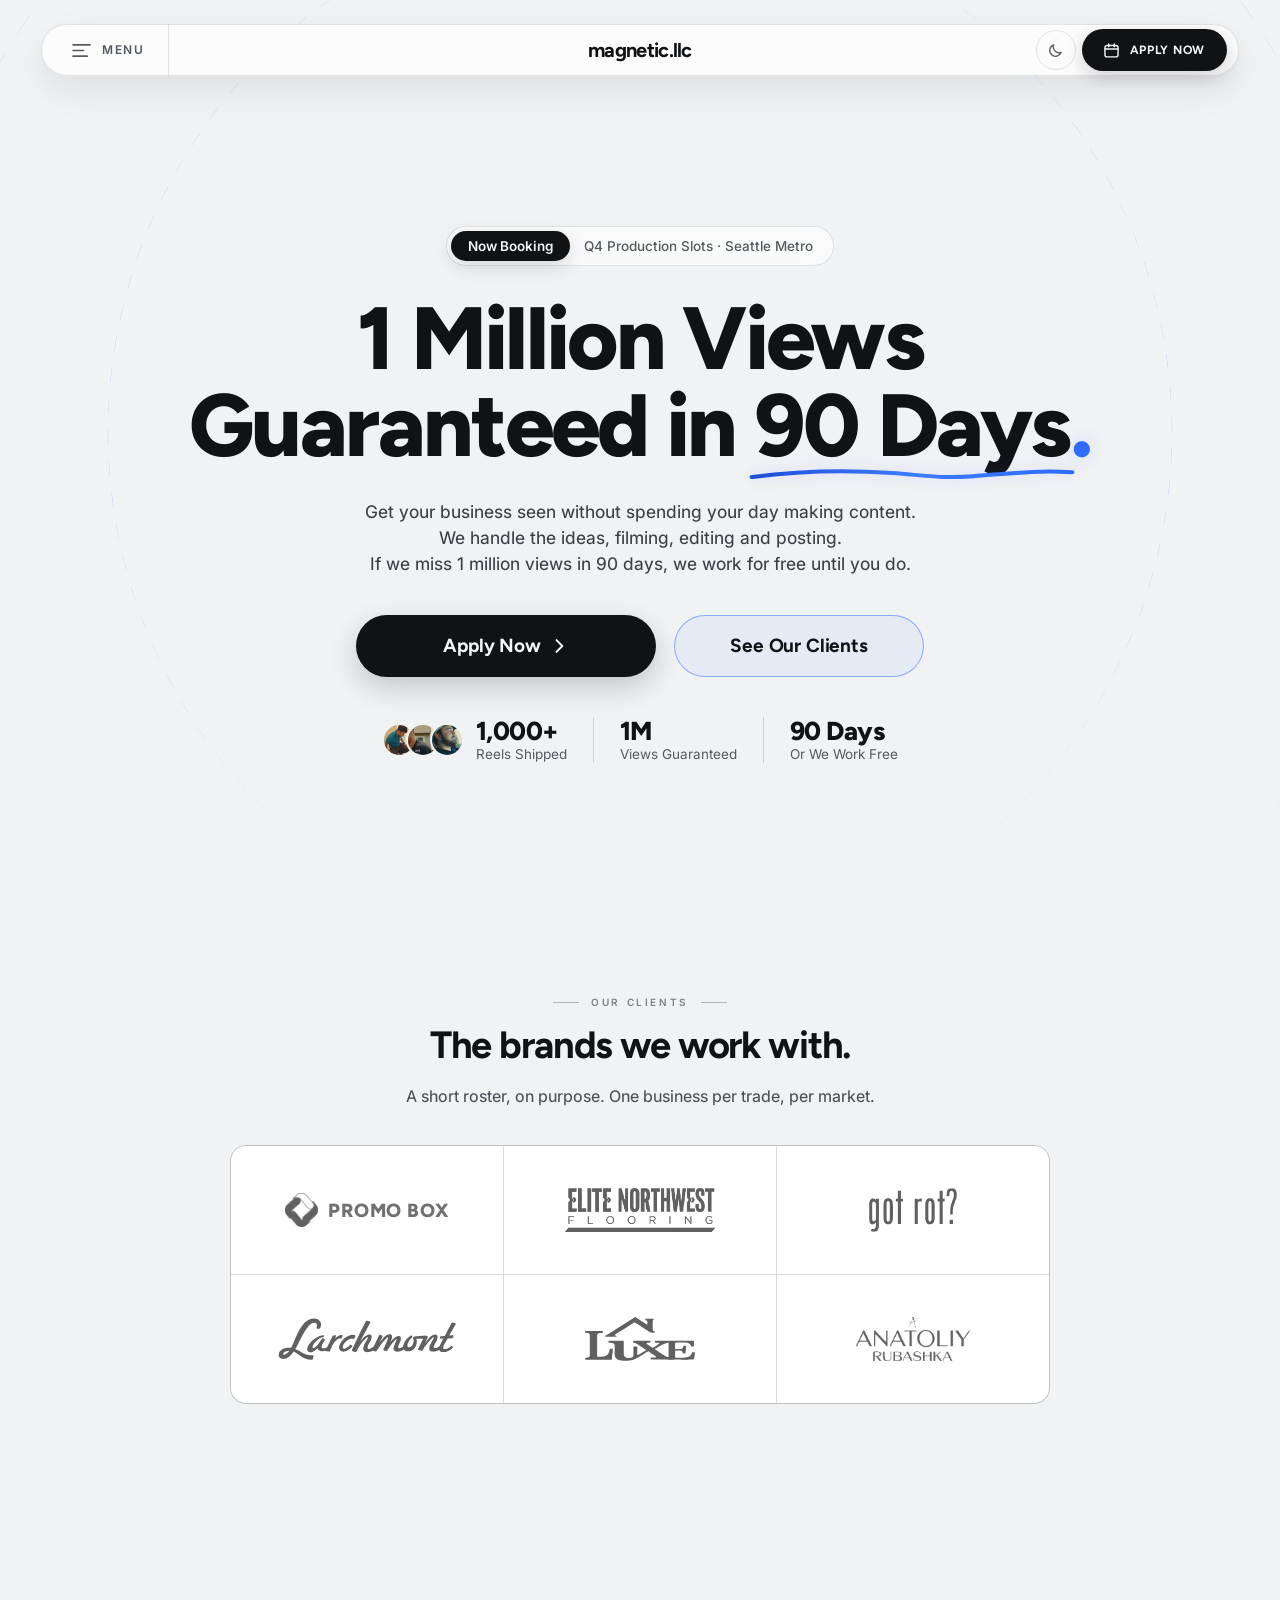
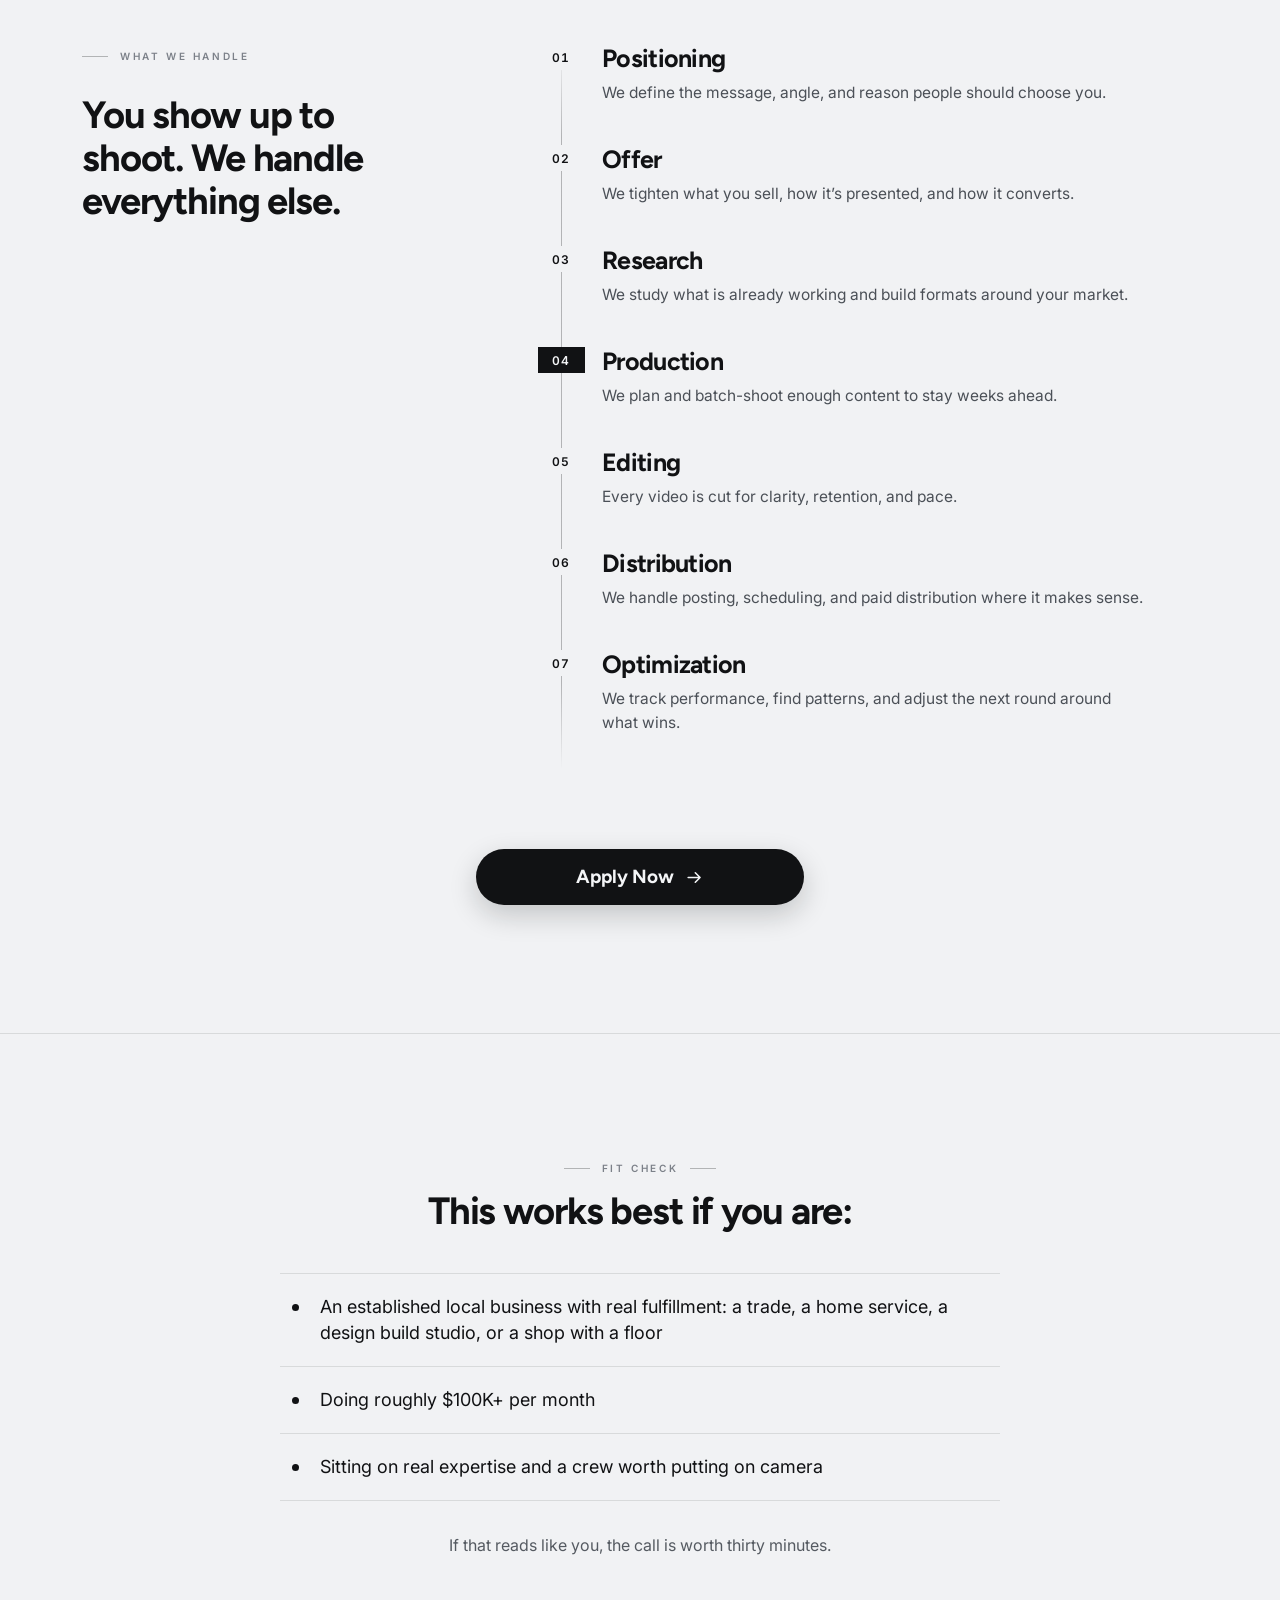
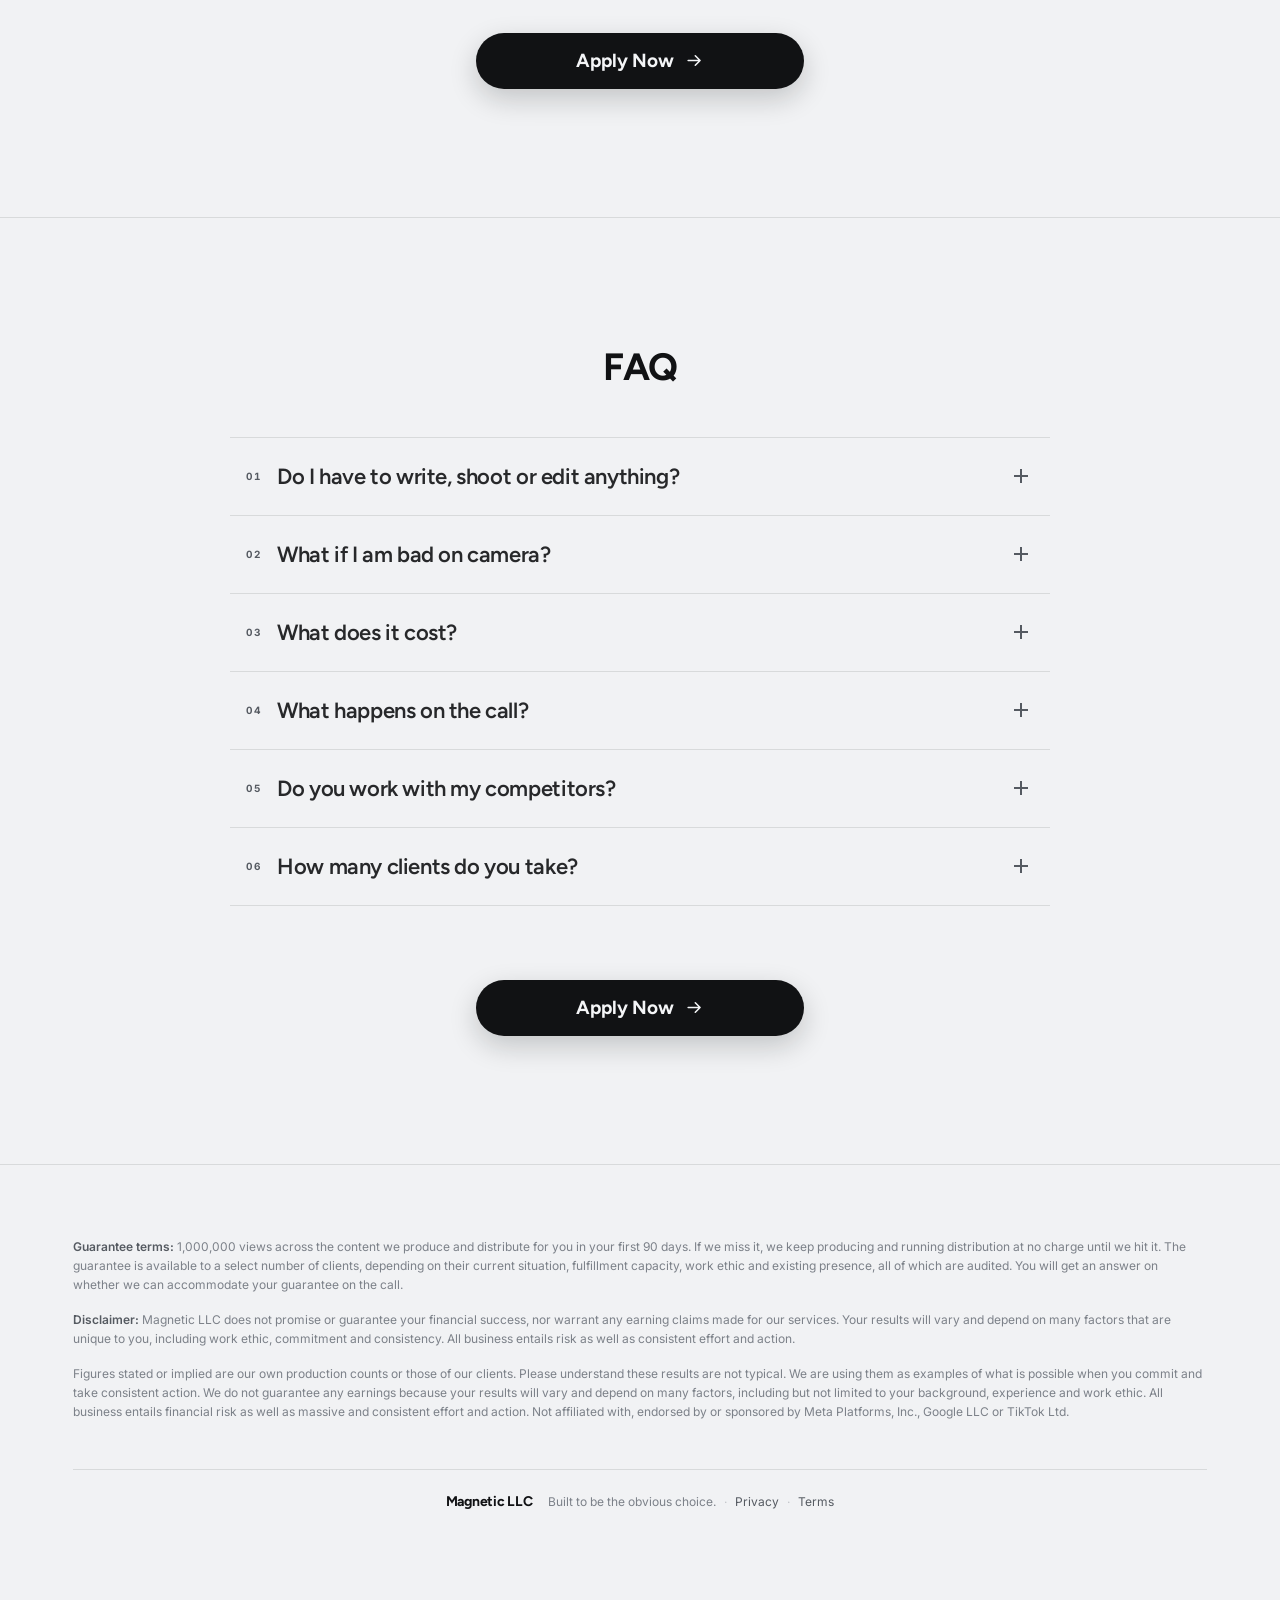
<file: guarantee.html>
<!doctype html>
<html lang="en" data-theme="light">
<head>
<meta charset="utf-8">
<meta name="viewport" content="width=device-width, initial-scale=1, viewport-fit=cover">
<title>Magnetic × Apex | 1 Million Views Guaranteed in 90 Days</title>
<meta name="description" content="Get your business seen without spending your day making content. We handle the ideas, filming, editing and posting. If we miss 1 million views in 90 days, we work for free until you do.">
<link rel="icon" href="data:image/svg+xml,<svg xmlns='http://www.w3.org/2000/svg' viewBox='0 0 64 64'><rect width='64' height='64' rx='14' fill='%2306070a'/><path d='M18 46V28a14 14 0 0 1 28 0v18h-9V28a5 5 0 0 0-10 0v18z' fill='%23efe7d6'/></svg>">
<link rel="preconnect" href="https://fonts.googleapis.com">
<link rel="preconnect" href="https://fonts.gstatic.com" crossorigin>
<link rel="stylesheet" href="https://fonts.googleapis.com/css2?family=Figtree:wght@400;500;600;700;800&family=Inter:wght@400;500;600;700&display=swap">
<link rel="stylesheet" href="styles.css?v=41">
<link rel="stylesheet" href="guarantee.css?v=12">
<script>document.documentElement.classList.add('js')</script>
<script>try{if(localStorage.getItem('mv-theme')==='dark')delete document.documentElement.dataset.theme}catch(e){}</script>
<meta name="color-scheme" content="light dark">
</head>
<body class="g-page">

<div class="scene g-scene" aria-hidden="true">
  <div class="g-rings"></div>
  <div class="vignette"></div>
</div>


<header class="nav">
  <nav class="navbar">
    <button class="nav-seg nav-menu" type="button" id="menuBtn" aria-expanded="false" aria-controls="menuPanel">
      <svg viewBox="0 0 20 14" width="19" height="13" aria-hidden="true">
        <rect x="0" y="0" width="20" height="1.8" rx="0.9"/>
        <rect x="0" y="6.1" width="13" height="1.8" rx="0.9"/>
        <rect x="0" y="12.2" width="17" height="1.8" rx="0.9"/>
      </svg>
      <span>MENU</span>
    </button>
    <a class="nav-logo" href="#top" aria-label="Magnetic LLC">
      <span class="orb">magnetic.llc</span>
    </a>
    <div class="nav-right">
      <button class="theme-btn" type="button" id="themeBtn" aria-label="Switch to dark mode" aria-pressed="true">
        <svg class="i-sun" viewBox="0 0 24 24" width="18" height="18" aria-hidden="true"><circle cx="12" cy="12" r="4.2" fill="none" stroke="currentColor" stroke-width="1.8"/><path d="M12 2.5v2.2M12 19.3v2.2M4.6 4.6l1.6 1.6M17.8 17.8l1.6 1.6M2.5 12h2.2M19.3 12h2.2M4.6 19.4l1.6-1.6M17.8 6.2l1.6-1.6" stroke="currentColor" stroke-width="1.8" stroke-linecap="round"/></svg>
        <svg class="i-moon" viewBox="0 0 24 24" width="17" height="17" aria-hidden="true"><path d="M20 14.6A8.3 8.3 0 0 1 9.4 4a8.3 8.3 0 1 0 10.6 10.6z" fill="none" stroke="currentColor" stroke-width="1.8" stroke-linejoin="round"/></svg>
      </button>
      <a class="nav-seg nav-cta" href="guarantee-apply.html">
        <svg viewBox="0 0 16 16" width="15" height="15" aria-hidden="true">
          <rect x="1" y="2.6" width="14" height="12.2" rx="2.4" fill="none" stroke="currentColor" stroke-width="1.5"/>
          <path d="M1 6.4h14M5 1v3M11 1v3" stroke="currentColor" stroke-width="1.5" stroke-linecap="round"/>
        </svg>
        <span>APPLY<span class="nav-long"> NOW</span></span>
      </a>
    </div>
  </nav>
  <div class="menu-panel" id="menuPanel" hidden>
    <a href="#top">The guarantee</a>
    <a href="#system">What we handle</a>
    <a href="#clients">Clients</a>
    <a href="#fit">Who this is for</a>
    <a href="#faq">Questions</a>
    <a href="guarantee-apply.html">Apply now</a>
    <p class="menu-legal">&copy; 2026 Magnetic LLC &middot; Seattle, WA. All rights reserved.</p>
  </div>
</header>

<a class="skip" href="#start">Skip to booking</a>

<main class="hero g-hero" id="top">
  <div class="ticker">
    <span class="ticker-tag">Now Booking</span>
    <span class="ticker-text">Q4 Production Slots &middot; Seattle Metro</span>
  </div>

  <h1 class="headline g-headline"><span>1 Million Views</span><span>Guaranteed in <em class="g-mark">90 Days<svg class="g-swoosh" viewBox="0 0 300 22" preserveAspectRatio="none" aria-hidden="true"><defs><linearGradient id="gBlue" x1="0" x2="1" y1="0" y2="0"><stop offset="0" stop-color="#1f4fd6"/><stop offset=".5" stop-color="#3d7bff"/><stop offset="1" stop-color="#2f6bff"/></linearGradient></defs><path d="M4 15C48 7 92 6 132 10c30 3 44 7 74 4 30-3 58-8 90-5" fill="none" stroke="url(#gBlue)" stroke-width="5" stroke-linecap="round"/></svg></em><i class="g-dot">.</i></span></h1>

  <p class="sub g-sub"><span>Get your business seen without spending your day making content.</span> <span>We handle the ideas, filming, editing and posting.</span> <span>If we miss 1 million views in 90 days, we work for free until you do.</span></p>

  <div class="g-ctas">
    <a class="cta g-cta" id="start" href="guarantee-apply.html">Apply Now<svg class="cta-arrow" viewBox="0 0 24 24" width="20" height="20" aria-hidden="true"><path d="M9 5l7 7-7 7" fill="none" stroke="currentColor" stroke-width="2.4" stroke-linecap="round" stroke-linejoin="round"/></svg></a>
    <a class="g-ghost" href="#clients">See Our Clients</a>
  </div>

  <div class="g-stats">
    <div class="g-stat g-stat-faces">
      <div class="faces">
        <img src="assets/av1.jpg" alt="" width="34" height="34">
        <img src="assets/av2.jpg" alt="" width="34" height="34">
        <img src="assets/av3.jpg" alt="" width="34" height="34">
      </div>
      <p><strong>1,000+</strong><span>Reels Shipped</span></p>
    </div>
    <div class="g-stat"><p><strong>1M</strong><span>Views Guaranteed</span></p></div>
    <div class="g-stat"><p><strong>90 Days</strong><span>Or We Work Free</span></p></div>
  </div>
</main>

<div class="page">

  <!-- ══ 3 · CLIENTS — logo wall ══ -->
  <section class="sec sec-black sec-clients" id="clients">
    <div class="wrap center">
      <p class="tag tag-c r">OUR CLIENTS</p>
      <h2 class="md r">The brands we work with.</h2>
      <p class="body body-c r">A short roster, on purpose. One business per trade, per market.</p>
    </div>
    <div class="wrap">
      <div class="logo-wall r">
        <div class="logo-cell"><span class="logo-lockup"><img src="assets/logos/promobox-mark.png" alt=""><span>PROMO BOX</span></span></div>
        <div class="logo-cell"><img src="assets/logos/elitenw.png" alt="Elite Northwest Flooring"></div>
        <div class="logo-cell"><img src="assets/logos/gotrot.svg" alt="Got Rot"></div>
        <div class="logo-cell"><img src="assets/logos/larchmont.svg" alt="Larchmont"></div>
        <div class="logo-cell"><img src="assets/logos/luxe.svg" alt="LUXE Design Build"></div>
        <div class="logo-cell"><img src="assets/logos/rubashka.png" alt="Anatoliy Rubashka"></div>
      </div>
    </div>
  </section>

  <!-- ══ 2 · SERVICE — everything we do for you ══ -->
  <section class="sec sec-black sec-rail" id="system">
    <div class="wrap wrap-mid">
      <p class="tag r">WHAT WE HANDLE</p>
      <h2 class="md r">You show up to shoot. We handle everything else.</h2>

      <ol class="steprail">
        <li class="r"><span class="steprail-n">01</span><h3>Positioning</h3><p>We define the message, angle, and reason people should choose you.</p></li>
        <li class="r"><span class="steprail-n">02</span><h3>Offer</h3><p>We tighten what you sell, how it&rsquo;s presented, and how it converts.</p></li>
        <li class="r"><span class="steprail-n">03</span><h3>Research</h3><p>We study what is already working and build formats around your market.</p></li>
        <li class="r is-featured"><span class="steprail-n">04</span><h3>Production</h3><p>We plan and batch-shoot enough content to stay weeks ahead.</p></li>
        <li class="r"><span class="steprail-n">05</span><h3>Editing</h3><p>Every video is cut for clarity, retention, and pace.</p></li>
        <li class="r"><span class="steprail-n">06</span><h3>Distribution</h3><p>We handle posting, scheduling, and paid distribution where it makes sense.</p></li>
        <li class="r"><span class="steprail-n">07</span><h3>Optimization</h3><p>We track performance, find patterns, and adjust the next round around what wins.</p></li>
      </ol>

      <div class="cta-block">
        <a class="cta" href="guarantee-apply.html">Apply Now<svg class="cta-arrow" viewBox="0 0 24 24" width="19" height="19" aria-hidden="true"><path d="M4 12h15M13 6l6 6-6 6" fill="none" stroke="currentColor" stroke-width="2" stroke-linecap="round" stroke-linejoin="round"/></svg></a>
      </div>
    </div>
  </section>

  <!-- (old case studies removed per Andrew — logo wall replaces it) -->
  <section class="sec sec-black sec-cases" id="proof" hidden style="display:none">
    <div class="wrap">
      <div class="center"><h2 class="md r">Case studies</h2></div>

      <div class="case-row r">
        <div class="case-copy">
          <p class="case-who">Got Rot &middot; rot repair and siding</p>
          <h3 class="case-quote">285 reels out of nine shoot days.</h3>
          <p>Nobody searches for rot until it is already catastrophic, so we stopped selling the repair and started showing the reveal. Reveal-first cuts, a long-form day vlog, and a silent process series, all pulled from 168 source clips.</p>
        </div>
        <div class="case-media"><div class="shot-frame"><div class="shot-bar">instagram.com/gotrot</div><div class="shot-logo"><img src="assets/logos/gotrot.svg" alt="Got Rot"></div></div></div>
      </div>

      <div class="case-row case-flip r">
        <div class="case-copy">
          <p class="case-who">Elite Northwest &middot; flooring</p>
          <h3 class="case-quote">One format that survives the bid.</h3>
          <p>Install quality a homeowner cannot judge, so the bid gets judged on price. We put the installer on camera naming the step most crews skip. 97 reels from 53 clips across ten shoot days.</p>
        </div>
        <div class="case-media"><div class="shot-frame"><div class="shot-bar">instagram.com/elitenwflooring</div><div class="shot-logo"><img src="assets/logos/elitenw.png" alt="Elite Northwest Flooring"></div></div></div>
      </div>

      <div class="case-row r">
        <div class="case-copy">
          <p class="case-who">Promo Box &middot; wraps, apparel and signage</p>
          <h3 class="case-quote">A face the shop never had.</h3>
          <p>A business that sells how things look, with no face and no consistent presence. We built a recurring host and a named series shot on the floor of the wrap bay. 81 reels from 59 clips across seven shoot days.</p>
        </div>
        <div class="case-media"><div class="shot-frame"><div class="shot-bar">instagram.com/promoboxinc</div><div class="shot-logo"><img src="assets/logos/promobox.png" alt="Promo Box"></div></div></div>
      </div>

      <div class="case-grid r">
        <div class="case-cell">
          <div class="shot-frame"><div class="shot-bar">larchmontbuilds.com</div><div class="shot-logo"><img src="assets/logos/larchmont.svg" alt="Larchmont"></div></div>
          <div class="case-body">
            <h3 class="case-title">Larchmont, general contractor.</h3>
            <p>Brand system, site, and the local search stack underneath it, so the phone rings without paying for every call.</p>
          </div>
        </div>
        <div class="case-cell">
          <div class="shot-frame"><div class="shot-bar">luxedesignbuild.com</div><div class="shot-logo"><img src="assets/logos/luxe.svg" alt="LUXE Design Build"></div></div>
          <div class="case-body">
            <h3 class="case-title">LUXE, design build.</h3>
            <p>Site, a lead pipe that lands every form in the inbox within seconds, and the posting cadence behind it.</p>
          </div>
        </div>
        <div class="case-cell">
          <div class="shot-frame"><div class="shot-bar">magnetic.llc</div><div class="shot-logo shot-logo-self"><span>magnetic.llc</span></div></div>
          <div class="case-body">
            <h3 class="case-title">Us. The page you are on right now.</h3>
            <p>We run the exact system we sell, on ourselves, in a market full of people selling content. No ads, no setters chasing you. You are reading this because it works.</p>
          </div>
        </div>
      </div>

      <p class="case-note r">Counts are production output from our own queue. Revenue and lead figures belong to each client and are theirs to release, not ours.</p>

      <div class="cta-block">
        <a class="cta" href="guarantee-apply.html">Apply Now<svg class="cta-arrow" viewBox="0 0 24 24" width="19" height="19" aria-hidden="true"><path d="M4 12h15M13 6l6 6-6 6" fill="none" stroke="currentColor" stroke-width="2" stroke-linecap="round" stroke-linejoin="round"/></svg></a>
      </div>
    </div>
  </section>

  <!-- ══ 4 · FIT CHECK ══ -->
  <section class="sec sec-panel sec-who" id="fit">
    <div class="wrap wrap-mid center">
      <p class="tag tag-c r">FIT CHECK</p>
      <h2 class="md r">This works best if you are:</h2>
    </div>
    <div class="wrap wrap-mid">
      <ul class="who-list who-narrow r">
        <li>An established local business with real fulfillment: a trade, a home service, a design build studio, or a shop with a floor</li>
        <li>Doing roughly $100K+ per month</li>
        <li>Sitting on real expertise and a crew worth putting on camera</li>
      </ul>
      <p class="who-close r">If that reads like you, the call is worth thirty minutes.</p>
      <div class="cta-block">
        <a class="cta" href="guarantee-apply.html">Apply Now<svg class="cta-arrow" viewBox="0 0 24 24" width="19" height="19" aria-hidden="true"><path d="M4 12h15M13 6l6 6-6 6" fill="none" stroke="currentColor" stroke-width="2" stroke-linecap="round" stroke-linejoin="round"/></svg></a>
      </div>
    </div>
  </section>

  <!-- ══ 5 · FAQ ══ -->
  <section class="sec sec-black sec-faq" id="faq">
    <div class="wrap center">
      <h2 class="md r">FAQ</h2>
    </div>
    <div class="wrap">
      <div class="faq r" id="faqList">
        <div class="qa">
          <button class="qa-q" type="button" aria-expanded="false"><span class="qa-i">01</span><span class="qa-t">Do I have to write, shoot or edit anything?</span><span class="qa-x" aria-hidden="true"></span></button>
          <div class="qa-p"><div><p>No. Positioning, scripts, filming, editing, posting and tracking are ours. Your job is the shoot days and approvals, which take minutes on your phone.</p></div></div>
        </div>
        <div class="qa">
          <button class="qa-q" type="button" aria-expanded="false"><span class="qa-i">02</span><span class="qa-t">What if I am bad on camera?</span><span class="qa-x" aria-hidden="true"></span></button>
          <div class="qa-p"><div><p>We direct the entire shoot and ask the questions. You answer about work you have done a thousand times. Making trade guys look natural on camera is the job.</p></div></div>
        </div>
        <div class="qa">
          <button class="qa-q" type="button" aria-expanded="false"><span class="qa-i">03</span><span class="qa-t">What does it cost?</span><span class="qa-x" aria-hidden="true"></span></button>
          <div class="qa-p"><div><p>We cover pricing on the call, once we have seen the trade, the market and the bottleneck. A number given before that is a guess.</p></div></div>
        </div>
        <div class="qa">
          <button class="qa-q" type="button" aria-expanded="false"><span class="qa-i">04</span><span class="qa-t">What happens on the call?</span><span class="qa-x" aria-hidden="true"></span></button>
          <div class="qa-p"><div><p>We look at your market, what is already working in it, and map what we would shoot and run for you. It is a sales call, so we also ask about your capacity, your goals and your numbers. If it is a fit, we go through everything, pricing included.</p></div></div>
        </div>
        <div class="qa">
          <button class="qa-q" type="button" aria-expanded="false"><span class="qa-i">05</span><span class="qa-t">Do you work with my competitors?</span><span class="qa-x" aria-hidden="true"></span></button>
          <div class="qa-p"><div><p>Not in the same market. One business per trade per area, so the positioning work stays worth something.</p></div></div>
        </div>
        <div class="qa">
          <button class="qa-q" type="button" aria-expanded="false"><span class="qa-i">06</span><span class="qa-t">How many clients do you take?</span><span class="qa-x" aria-hidden="true"></span></button>
          <div class="qa-p"><div><p>A small number at a time. We film in person on real jobsites, so that is a hard ceiling, and it is why the calendar sometimes has no spots.</p></div></div>
        </div>
      </div>

      <div class="cta-block">
        <a class="cta" href="guarantee-apply.html">Apply Now<svg class="cta-arrow" viewBox="0 0 24 24" width="19" height="19" aria-hidden="true"><path d="M4 12h15M13 6l6 6-6 6" fill="none" stroke="currentColor" stroke-width="2" stroke-linecap="round" stroke-linejoin="round"/></svg></a>
      </div>
    </div>
  </section>

  <!-- ══ 6 · FOOT — guarantee terms + legal ══ -->
  <section class="sec sec-foot" id="legal" aria-label="Legal">
    <div class="wrap wrap-mid">
      <p class="disclaimer" id="guarantee"><b>Guarantee terms:</b> 1,000,000 views across the content we produce and distribute for you in your first 90 days. If we miss it, we keep producing and running distribution at no charge until we hit it. The guarantee is available to a select number of clients, depending on their current situation, fulfillment capacity, work ethic and existing presence, all of which are audited. You will get an answer on whether we can accommodate your guarantee on the call.</p>
      <p class="disclaimer"><b>Disclaimer:</b> Magnetic LLC does not promise or guarantee your financial success, nor warrant any earning claims made for our services. Your results will vary and depend on many factors that are unique to you, including work ethic, commitment and consistency. All business entails risk as well as consistent effort and action.</p>
      <p class="disclaimer">Figures stated or implied are our own production counts or those of our clients. Please understand these results are not typical. We are using them as examples of what is possible when you commit and take consistent action. We do not guarantee any earnings because your results will vary and depend on many factors, including but not limited to your background, experience and work ethic. All business entails financial risk as well as massive and consistent effort and action. Not affiliated with, endorsed by or sponsored by Meta Platforms, Inc., Google LLC or TikTok Ltd.</p>
      <p class="legal-row">
        <span class="legal-brand">Magnetic LLC</span>
        <span>Built to be the obvious choice.</span><span class="legal-sep">&middot;</span>
        <a href="privacy.html">Privacy</a><span class="legal-sep">&middot;</span>
        <a href="terms.html">Terms</a>
      </p>
    </div>
  </section>

</div>

<a class="scroll-cue" id="scrollCue" href="#clients" aria-label="Scroll down">
  <svg viewBox="0 0 24 24" width="18" height="18" aria-hidden="true"><path d="M6 9.5l6 6 6-6" fill="none" stroke="currentColor" stroke-width="2" stroke-linecap="round" stroke-linejoin="round"/></svg>
</a>

<div class="sticky" id="stickyCta" hidden>
  <div class="sticky-row">
    <span class="sticky-text">Q4 production slots &middot; Seattle metro</span>
    <a class="cta cta-sticky" href="guarantee-apply.html">Apply Now<svg class="cta-arrow" viewBox="0 0 24 24" width="17" height="17" aria-hidden="true"><path d="M4 12h15M13 6l6 6-6 6" fill="none" stroke="currentColor" stroke-width="2" stroke-linecap="round" stroke-linejoin="round"/></svg></a>
  </div>
</div>

<script src="app.js?v=12"></script>
<script>
(() => {
  const root = document.documentElement, btn = document.getElementById('themeBtn');
  if (!btn) return;
  const paint = () => {
    const light = root.dataset.theme === 'light';
    btn.setAttribute('aria-pressed', String(light));
    btn.setAttribute('aria-label', light ? 'Switch to dark mode' : 'Switch to light mode');
  };
  btn.addEventListener('click', () => {
    const light = root.dataset.theme !== 'light';
    root.classList.add('theme-anim');
    if (light) root.dataset.theme = 'light'; else delete root.dataset.theme;
    try { localStorage.setItem('mv-theme', light ? 'light' : 'dark'); } catch (e) {}
    paint();
    setTimeout(() => root.classList.remove('theme-anim'), 400);
  });
  paint();
})();
</script>
</body>
</html>
</file>
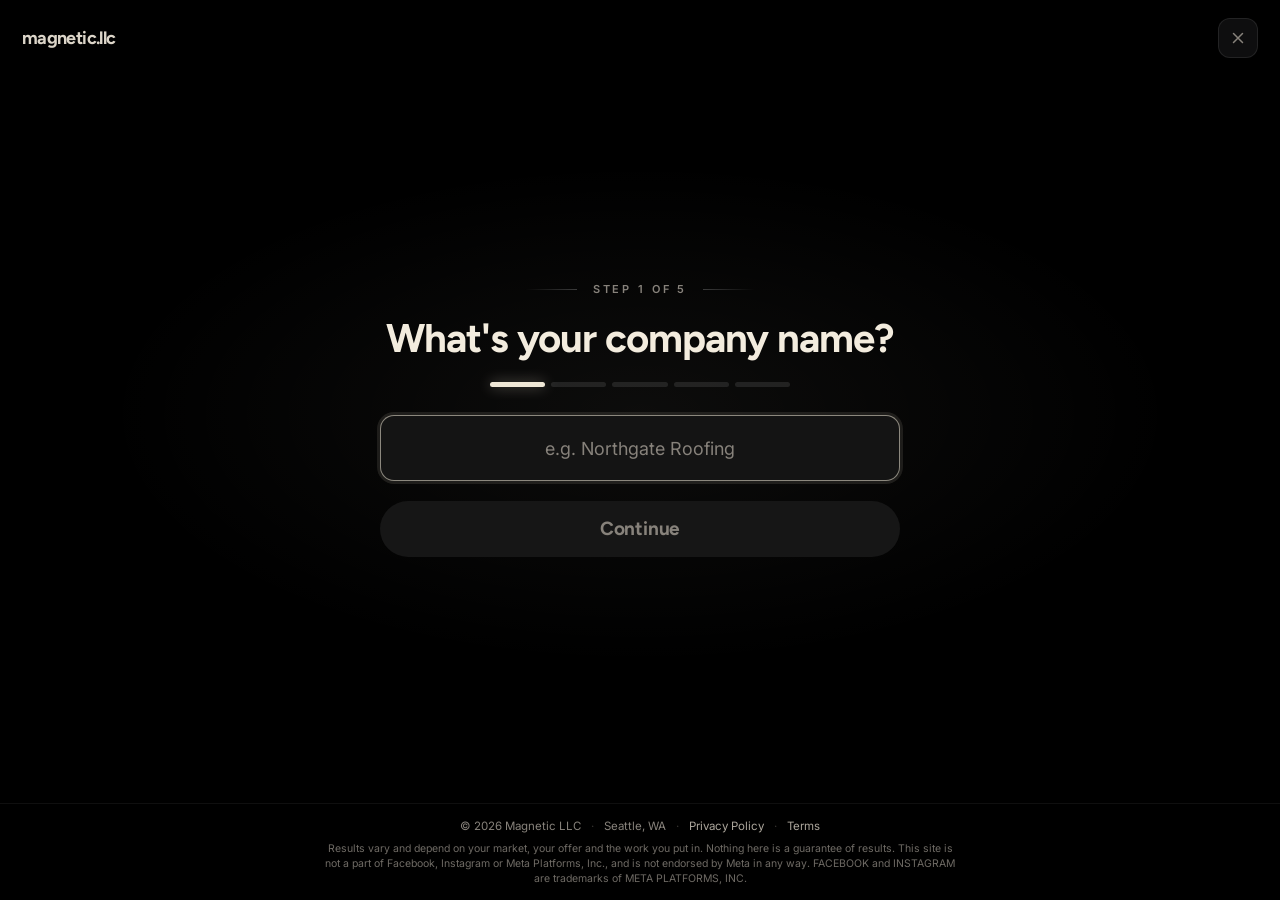
<file: optin.html>
<!doctype html>
<html lang="en">
<head>
<meta charset="utf-8">
<meta name="viewport" content="width=device-width, initial-scale=1, viewport-fit=cover">
<title>Apply — Magnetic LLC</title>
<meta name="description" content="Five questions. If it's a fit, you pick a time.">
<meta name="robots" content="noindex">
<link rel="icon" href="data:image/svg+xml,<svg xmlns='http://www.w3.org/2000/svg' viewBox='0 0 64 64'><rect width='64' height='64' rx='14' fill='%2306070a'/><path d='M18 46V28a14 14 0 0 1 28 0v18h-9V28a5 5 0 0 0-10 0v18z' fill='%232f6bff'/></svg>">
<link rel="preconnect" href="https://fonts.googleapis.com">
<link rel="preconnect" href="https://fonts.gstatic.com" crossorigin>
<link rel="stylesheet" href="https://fonts.googleapis.com/css2?family=Figtree:wght@400;500;600;700;800&family=Inter:wght@400;500;600;700&display=swap">
<link rel="stylesheet" href="styles.css?v=8">
<link rel="stylesheet" href="optin.css?v=4">
</head>
<body class="optin-body">

<div class="scene scene-quiet" aria-hidden="true">
  <div class="beam beam-a"></div>
  <div class="beam beam-b"></div>
  <div class="vignette"></div>
</div>

<div class="flow">
  <header class="flow-top">
    <a class="flow-logo" href="index.html" aria-label="Magnetic LLC">
      <span class="orb">magnetic.llc</span>
    </a>
    <div class="flow-top-right">
      <button class="flow-back" type="button" id="backBtn" hidden aria-label="Previous step">
        <svg viewBox="0 0 24 24" width="18" height="18" aria-hidden="true"><path d="M15 5l-7 7 7 7" fill="none" stroke="currentColor" stroke-width="2" stroke-linecap="round" stroke-linejoin="round"/></svg>
      </button>
      <a class="flow-close" href="index.html" aria-label="Close">
        <svg viewBox="0 0 24 24" width="18" height="18" aria-hidden="true"><path d="M18 6L6 18M6 6l12 12" fill="none" stroke="currentColor" stroke-width="2" stroke-linecap="round"/></svg>
      </a>
    </div>
  </header>

  <main class="flow-stage">
    <div class="flow-col">

      <!-- steps -->
      <section class="step" id="stepHead">
        <p class="step-badge" id="stepBadge">STEP 1 OF 5</p>
        <h1 class="step-title" id="stepTitle">What's your company name?</h1>
        <div class="bars" id="bars" aria-hidden="true">
          <span class="bar on"></span><span class="bar"></span><span class="bar"></span><span class="bar"></span><span class="bar"></span>
        </div>
      </section>

      <form id="flowForm" novalidate>

        <section class="panel" data-step="0">
          <input class="field-lg" type="text" name="company" placeholder="e.g. Northgate Roofing" autocomplete="organization">
          <button class="cta cta-block" type="button" data-next disabled>Continue</button>
        </section>

        <section class="panel" data-step="1" hidden>
          <div class="opts opts-2" data-group="industry">
            <button class="opt" type="button" data-value="Roofing">Roofing</button>
            <button class="opt" type="button" data-value="Decks &amp; Rot Repair">Decks &amp; Rot Repair</button>
            <button class="opt" type="button" data-value="Flooring">Flooring</button>
            <button class="opt" type="button" data-value="HVAC">HVAC</button>
            <button class="opt" type="button" data-value="Plumbing">Plumbing</button>
            <button class="opt" type="button" data-value="Electrical">Electrical</button>
            <button class="opt" type="button" data-value="Siding">Siding</button>
            <button class="opt" type="button" data-value="Concrete">Concrete</button>
            <button class="opt" type="button" data-value="Remodeling">Remodeling</button>
            <button class="opt" type="button" data-value="Wraps &amp; Signs">Wraps &amp; Signs</button>
            <button class="opt opt-wide" type="button" data-value="Other">Other</button>
          </div>
        </section>

        <section class="panel" data-step="2" hidden>
          <p class="opt-label">How long have you been running?</p>
          <div class="opts opts-2" data-group="tenure">
            <button class="opt" type="button" data-value="Under 1 year">Under 1 year</button>
            <button class="opt" type="button" data-value="1-2 years">1&ndash;2 years</button>
            <button class="opt" type="button" data-value="3-5 years">3&ndash;5 years</button>
            <button class="opt" type="button" data-value="5+ years">5+ years</button>
          </div>
          <p class="opt-label">Have you run content before?</p>
          <div class="opts opts-3" data-group="content">
            <button class="opt" type="button" data-value="Never">Never</button>
            <button class="opt" type="button" data-value="Posted it myself">Posted it myself</button>
            <button class="opt" type="button" data-value="Paid someone">Paid someone</button>
          </div>
          <button class="cta cta-block" type="button" data-next disabled>Continue</button>
        </section>

        <section class="panel" data-step="3" hidden>
          <div class="opts opts-1" data-group="goal">
            <button class="opt opt-row" type="button" data-value="More booked jobs">More booked jobs</button>
            <button class="opt opt-row" type="button" data-value="Look like the pro you are">Look like the pro you are</button>
            <button class="opt opt-row" type="button" data-value="A content system that runs weekly">A content system that runs weekly</button>
            <button class="opt opt-row" type="button" data-value="Ads that actually convert">Ads that actually convert</button>
            <button class="opt opt-row" type="button" data-value="Not sure yet">Not sure yet</button>
          </div>
        </section>

        <section class="panel" data-step="4" hidden>
          <div class="pair">
            <input class="field" type="text" name="firstName" placeholder="First name" autocomplete="given-name">
            <input class="field" type="text" name="lastName" placeholder="Last name" autocomplete="family-name">
          </div>
          <input class="field" type="email" name="email" placeholder="Email" autocomplete="email">
          <input class="field" type="tel" name="phone" placeholder="Phone number" autocomplete="tel">
          <p class="form-error" id="flowError" hidden></p>
          <button class="cta cta-block" type="submit" id="flowSubmit">Book The Call</button>
          <p class="fineprint">No commitment. No credit card. Fifteen minutes.</p>
        </section>

      </form>

      <section class="done" id="flowDone" hidden>
        <p class="step-badge">ALMOST DONE</p>
        <h1 class="step-title" id="doneTitle">Pick a time that works.</h1>

        <div class="cal" id="cal">
          <p class="cal-note">15 minutes &middot; times shown in Pacific</p>

          <div class="days" id="days" role="tablist" aria-label="Pick a day"></div>

          <p class="cal-label" id="slotsLabel">Available times</p>
          <div class="slots" id="slots" role="listbox" aria-label="Pick a time"></div>
          <p class="cal-empty" id="slotsEmpty" hidden>Nothing left that day. Try another.</p>

          <div class="cal-actions">
            <p class="form-error" id="bookError" hidden></p>
            <button class="cta cta-block" type="button" id="bookBtn" disabled>Pick a day and a time</button>
          </div>
        </div>
      </section>

      <section class="done" id="flowBooked" hidden>
        <p class="step-badge">YOU&rsquo;RE BOOKED</p>
        <h1 class="step-title">See you then.</h1>
        <div class="ticket" id="ticket">
          <p class="ticket-when" id="ticketWhen"></p>
          <p class="ticket-sub">15 minutes, Pacific. Confirmation on its way to <span id="ticketEmail"></span>.</p>
        </div>
        <ol class="next-list">
          <li>We read your answers before the call. No discovery theatre.</li>
          <li>You get the link by email. Phone works too if that is easier.</li>
          <li>On the call we scope the shoot, the cadence and the number.</li>
        </ol>
        <a class="cta cta-block" href="index.html">Back to the site</a>
      </section>

    </div>
  </main>

  <footer class="legal">
    <p class="legal-row">
      <span>&copy; 2026 Magnetic LLC</span><span class="legal-sep">&middot;</span>
      <span>Seattle, WA</span><span class="legal-sep">&middot;</span>
      <a href="privacy.html">Privacy Policy</a><span class="legal-sep">&middot;</span>
      <a href="terms.html">Terms</a>
    </p>
    <p class="legal-fine">
      Results vary and depend on your market, your offer and the work you put in.
      Nothing here is a guarantee of results. This site is not a part of Facebook,
      Instagram or Meta Platforms, Inc., and is not endorsed by Meta in any way.
      FACEBOOK and INSTAGRAM are trademarks of META PLATFORMS, INC.
    </p>
  </footer>
</div>

<script src="optin.js?v=3"></script>
</body>
</html>
</file>
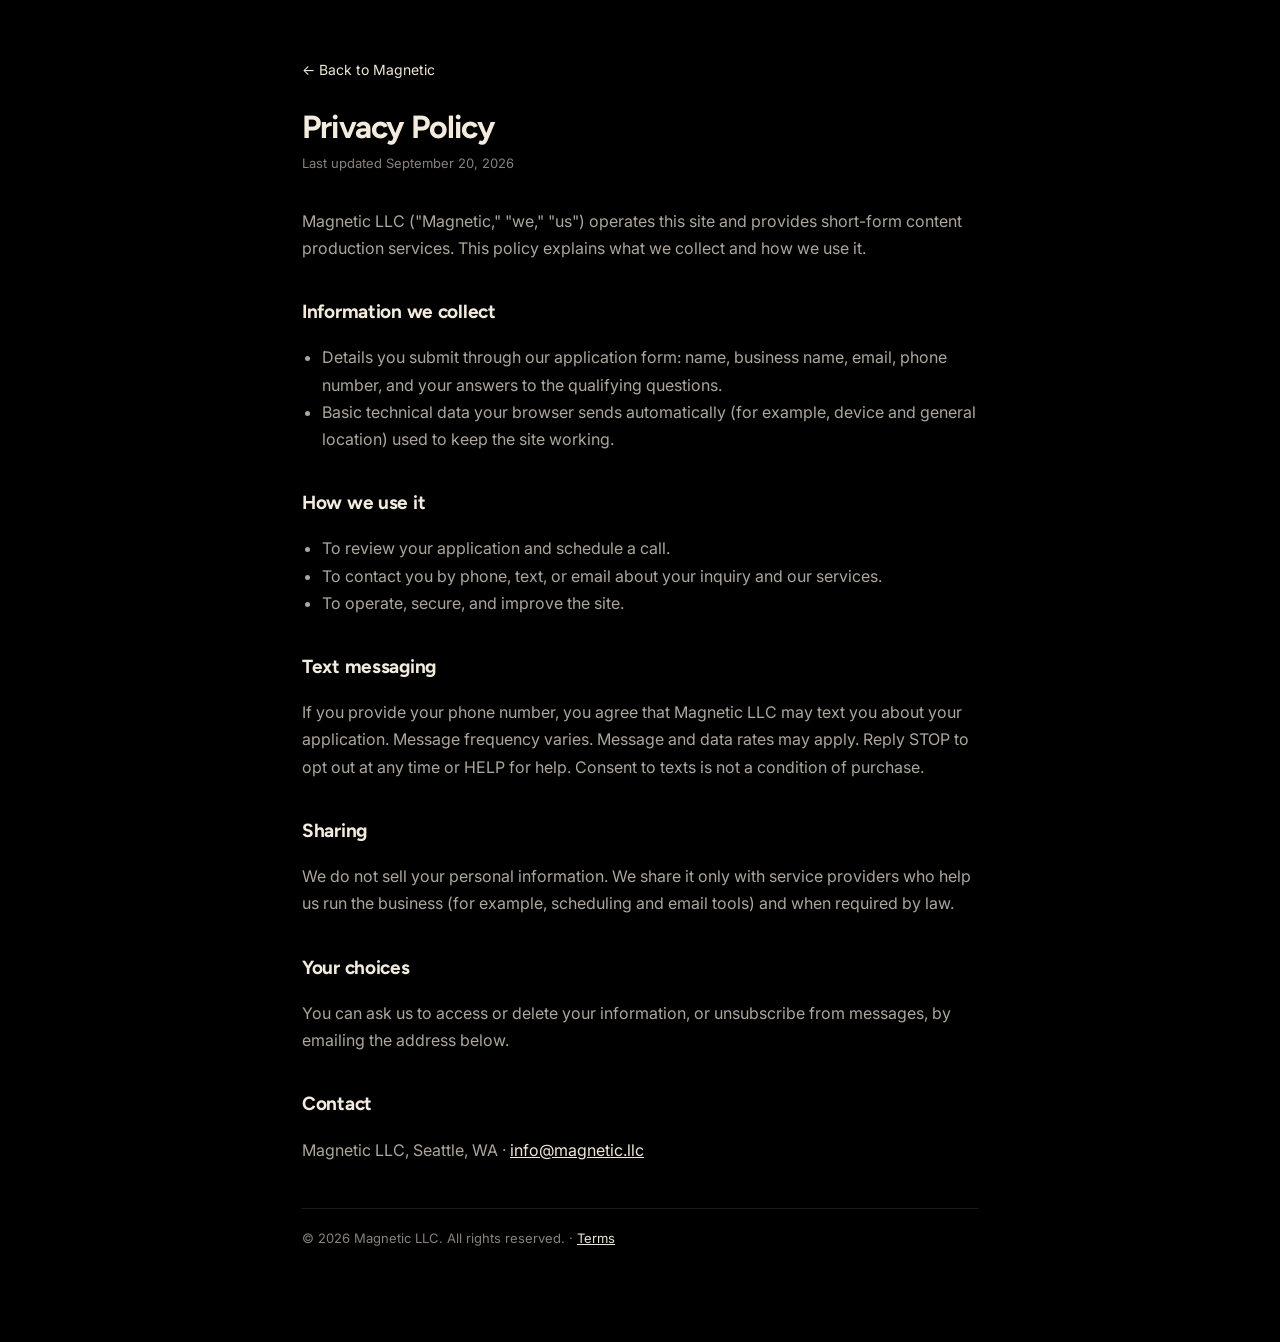
<file: privacy.html>
<!doctype html>
<html lang="en">
<head>
<meta charset="utf-8">
<meta name="viewport" content="width=device-width, initial-scale=1">
<title>Privacy Policy — Magnetic LLC</title>
<link rel="icon" href="data:image/svg+xml,<svg xmlns='http://www.w3.org/2000/svg' viewBox='0 0 64 64'><rect width='64' height='64' rx='14' fill='%23000000'/><path d='M18 46V28a14 14 0 0 1 28 0v18h-9V28a5 5 0 0 0-10 0v18z' fill='%23efe7d6'/></svg>">
<link rel="preconnect" href="https://fonts.googleapis.com">
<link rel="preconnect" href="https://fonts.gstatic.com" crossorigin>
<link rel="stylesheet" href="https://fonts.googleapis.com/css2?family=Figtree:wght@400;500;600;700;800&family=Inter:wght@400;500;600;700&display=swap">
<style>
  :root{--cream:#efe7d6;--ink:#f3ecde}
  *{box-sizing:border-box}
  body{margin:0;background:#000;color:#aca69c;
    font:16px/1.7 "Inter",-apple-system,BlinkMacSystemFont,"Segoe UI",Helvetica,Arial,sans-serif;
    -webkit-font-smoothing:antialiased}
  .wrap{max-width:720px;margin:0 auto;padding:56px 22px 80px}
  a{color:var(--cream)}
  .back{display:inline-block;margin-bottom:28px;font-size:14px;color:var(--cream);text-decoration:none}
  h1{font-family:"Figtree",-apple-system,BlinkMacSystemFont,Helvetica,Arial,sans-serif;font-size:32px;line-height:1.12;letter-spacing:-.025em;color:var(--ink);margin:0 0 6px}
  .updated{font-size:13px;color:#87827b;margin:0 0 34px}
  h2{font-family:"Figtree",-apple-system,BlinkMacSystemFont,Helvetica,Arial,sans-serif;font-size:19px;font-weight:700;color:var(--ink);margin:34px 0 8px;letter-spacing:-.015em}
  p,li{color:#aca69c}
  ul{padding-left:20px}
  .foot{margin-top:44px;font-size:13px;color:#87827b;border-top:1px solid rgba(255,255,255,.1);padding-top:18px}
</style>
</head>
<body>
<div class="wrap">
  <a class="back" href="/magnetic-vsl/">&larr; Back to Magnetic</a>
  <h1>Privacy Policy</h1>
  <p class="updated">Last updated September 20, 2026</p>

  <p>Magnetic LLC ("Magnetic," "we," "us") operates this site and provides short-form
     content production services. This policy explains what we collect and how we use it.</p>

  <h2>Information we collect</h2>
  <ul>
    <li>Details you submit through our application form: name, business name, email, phone number, and your answers to the qualifying questions.</li>
    <li>Basic technical data your browser sends automatically (for example, device and general location) used to keep the site working.</li>
  </ul>

  <h2>How we use it</h2>
  <ul>
    <li>To review your application and schedule a call.</li>
    <li>To contact you by phone, text, or email about your inquiry and our services.</li>
    <li>To operate, secure, and improve the site.</li>
  </ul>

  <h2>Text messaging</h2>
  <p>If you provide your phone number, you agree that Magnetic LLC may text you about your
     application. Message frequency varies. Message and data rates may apply. Reply STOP to
     opt out at any time or HELP for help. Consent to texts is not a condition of purchase.</p>

  <h2>Sharing</h2>
  <p>We do not sell your personal information. We share it only with service providers who help
     us run the business (for example, scheduling and email tools) and when required by law.</p>

  <h2>Your choices</h2>
  <p>You can ask us to access or delete your information, or unsubscribe from messages, by
     emailing the address below.</p>

  <h2>Contact</h2>
  <p>Magnetic LLC, Seattle, WA &middot; <a href="mailto:info@magnetic.llc">info@magnetic.llc</a></p>

  <p class="foot">&copy; 2026 Magnetic LLC. All rights reserved. &middot; <a href="terms.html">Terms</a></p>
</div>
</body>
</html>
</file>
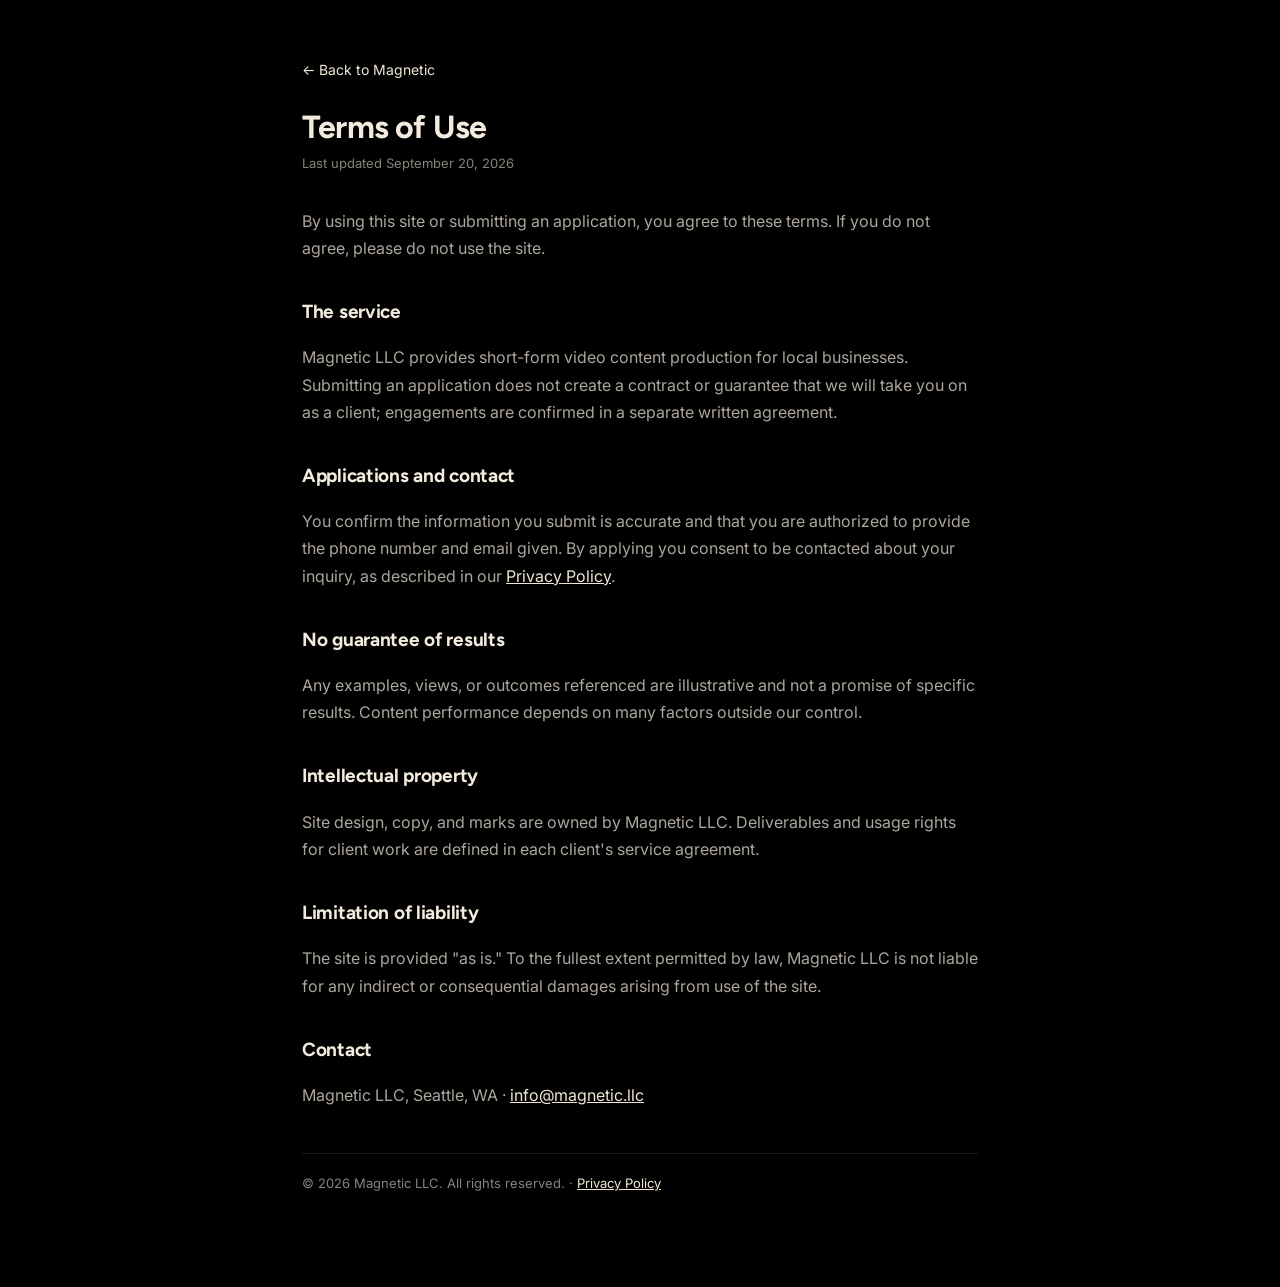
<file: terms.html>
<!doctype html>
<html lang="en">
<head>
<meta charset="utf-8">
<meta name="viewport" content="width=device-width, initial-scale=1">
<title>Terms — Magnetic LLC</title>
<link rel="icon" href="data:image/svg+xml,<svg xmlns='http://www.w3.org/2000/svg' viewBox='0 0 64 64'><rect width='64' height='64' rx='14' fill='%23000000'/><path d='M18 46V28a14 14 0 0 1 28 0v18h-9V28a5 5 0 0 0-10 0v18z' fill='%23efe7d6'/></svg>">
<link rel="preconnect" href="https://fonts.googleapis.com">
<link rel="preconnect" href="https://fonts.gstatic.com" crossorigin>
<link rel="stylesheet" href="https://fonts.googleapis.com/css2?family=Figtree:wght@400;500;600;700;800&family=Inter:wght@400;500;600;700&display=swap">
<style>
  :root{--cream:#efe7d6;--ink:#f3ecde}
  *{box-sizing:border-box}
  body{margin:0;background:#000;color:#aca69c;
    font:16px/1.7 "Inter",-apple-system,BlinkMacSystemFont,"Segoe UI",Helvetica,Arial,sans-serif;
    -webkit-font-smoothing:antialiased}
  .wrap{max-width:720px;margin:0 auto;padding:56px 22px 80px}
  a{color:var(--cream)}
  .back{display:inline-block;margin-bottom:28px;font-size:14px;color:var(--cream);text-decoration:none}
  h1{font-family:"Figtree",-apple-system,BlinkMacSystemFont,Helvetica,Arial,sans-serif;font-size:32px;line-height:1.12;letter-spacing:-.025em;color:var(--ink);margin:0 0 6px}
  .updated{font-size:13px;color:#87827b;margin:0 0 34px}
  h2{font-family:"Figtree",-apple-system,BlinkMacSystemFont,Helvetica,Arial,sans-serif;font-size:19px;font-weight:700;color:var(--ink);margin:34px 0 8px;letter-spacing:-.015em}
  p,li{color:#aca69c}
  ul{padding-left:20px}
  .foot{margin-top:44px;font-size:13px;color:#87827b;border-top:1px solid rgba(255,255,255,.1);padding-top:18px}
</style>
</head>
<body>
<div class="wrap">
  <a class="back" href="/magnetic-vsl/">&larr; Back to Magnetic</a>
  <h1>Terms of Use</h1>
  <p class="updated">Last updated September 20, 2026</p>

  <p>By using this site or submitting an application, you agree to these terms. If you do not
     agree, please do not use the site.</p>

  <h2>The service</h2>
  <p>Magnetic LLC provides short-form video content production for local businesses. Submitting
     an application does not create a contract or guarantee that we will take you on as a client;
     engagements are confirmed in a separate written agreement.</p>

  <h2>Applications and contact</h2>
  <p>You confirm the information you submit is accurate and that you are authorized to provide the
     phone number and email given. By applying you consent to be contacted about your inquiry, as
     described in our <a href="privacy.html">Privacy Policy</a>.</p>

  <h2>No guarantee of results</h2>
  <p>Any examples, views, or outcomes referenced are illustrative and not a promise of specific
     results. Content performance depends on many factors outside our control.</p>

  <h2>Intellectual property</h2>
  <p>Site design, copy, and marks are owned by Magnetic LLC. Deliverables and usage rights for
     client work are defined in each client's service agreement.</p>

  <h2>Limitation of liability</h2>
  <p>The site is provided "as is." To the fullest extent permitted by law, Magnetic LLC is not
     liable for any indirect or consequential damages arising from use of the site.</p>

  <h2>Contact</h2>
  <p>Magnetic LLC, Seattle, WA &middot; <a href="mailto:info@magnetic.llc">info@magnetic.llc</a></p>

  <p class="foot">&copy; 2026 Magnetic LLC. All rights reserved. &middot; <a href="privacy.html">Privacy Policy</a></p>
</div>
</body>
</html>
</file>
<file: styles.css>
/* Magnetic LLC — conversion hero */

:root{
  --bg:#000000;
  --surface:#0e0e0f;
  --ink:#f3ecde;          /* cream */
  --cream:#efe7d6;
  --dim:#aca69c;
  --faint:#87827b;
  --line:rgba(255,255,255,.085);
  --glass:rgba(255,255,255,.035);
  /* Accents are derived from the navbar: cream action colour, cream ink,
     hairline borders, a soft cream glow. No second hue anywhere. */
  --accent:#efe7d6;            /* = --cream, the action colour in the nav pill */
  --accent-ink:#f3ecde;        /* = --ink, display type */
  --accent-line:rgba(239,231,214,.42);
  --accent-fill:rgba(239,231,214,.10);
  --accent-glow:rgba(239,231,214,.26);
  --yes:#86ad91;               /* muted sage, low chroma so it sits beside cream */
  --no:#c4776e;                /* muted clay */
  /* type: 7 text steps + 3 display sizes. Was 25 ad-hoc sizes. */
  --t-label:10px;    /* tracked caps */
  --t-micro:12px;    /* fine print */
  --t-small:14px;    /* secondary body */
  --t-body:16px;     /* primary body */
  --t-lead:18px;     /* list rows, questions */
  --t-h3:22px;       /* step + card titles */
  --t-fig:28px;      /* countable figures */
  /* space: 4px base, no value off the grid */
  --s1:4px;  --s2:8px;  --s3:12px; --s4:16px;
  --s5:20px; --s6:24px; --s7:32px; --s8:40px;
  --s9:48px; --s10:56px; --s11:72px; --s12:96px;
  /* motion: four tiers, two easings. Exits run one tier down. No bounce. */
  --m-instant:90ms; --m-fast:140ms; --m-base:200ms; --m-slow:300ms;
  --e-std:cubic-bezier(.2,0,0,1);
  --e-exit:cubic-bezier(.4,0,1,1);
  --r-pill:999px;
  --r-card:20px;
  --r-inner:13px;
  --r-bar:7px;
  --display:"Figtree","Plus Jakarta Sans",-apple-system,BlinkMacSystemFont,"SF Pro Display",Helvetica,Arial,sans-serif;
  --sans:"Inter",-apple-system,BlinkMacSystemFont,"SF Pro Text","Segoe UI",Helvetica,Arial,sans-serif;
  --vsl-ratio:2 / 1;   /* reference card shape; set to 16 / 9 for an uncropped 16:9 master */
}

*,*::before,*::after{box-sizing:border-box}
[hidden]{display:none !important}

html,body{min-height:100%;overflow-x:hidden;max-width:100%}
body{
  margin:0;
  background:var(--bg);
  color:var(--ink);
  font-family:var(--sans);
  -webkit-font-smoothing:antialiased;
}
body.modal-open{overflow:hidden}

img{max-width:100%;display:block}
button{font:inherit;color:inherit;background:none;border:0;cursor:pointer}
a{color:inherit;text-decoration:none}

/* ─────────────────────────────  background scene  ───────────────────────── */

.scene{position:fixed;inset:0;overflow:hidden;pointer-events:none;z-index:0}

.streaks{display:none}
.beam{display:none}

.vignette{
  position:absolute;inset:0;
  background:
    radial-gradient(70% 45% at 50% 40%,rgba(255,248,232,.045) 0%,rgba(255,248,232,0) 70%),
    radial-gradient(120% 60% at 50% 100%,rgba(239,231,214,.05) 0%,rgba(0,0,0,0) 65%);
}

/* ─────────────────────────────  nav  ───────────────────────── */

.nav{position:fixed;top:0;left:0;right:0;z-index:40;padding:24px 20px 0}
.navbar{
  position:relative;
  margin:0 auto;
  max-width:1198px;
  height:52px;
  display:flex;align-items:center;justify-content:space-between;
  padding:0 6px;
  border-radius:999px;
  border:1px solid var(--line);
  background:rgba(14,14,15,.72);
  -webkit-backdrop-filter:blur(22px);
  backdrop-filter:blur(22px);
  box-shadow:inset 0 1px 0 rgba(255,255,255,.06), 0 18px 40px rgba(0,0,0,.5);
}
.nav-seg{
  display:flex;align-items:center;gap:11px;
  height:52px;padding:0 24px;
  font-size:12px;line-height:16px;font-weight:600;letter-spacing:.13em;
  color:var(--dim);
  transition:color .18s ease;
}
.nav-seg svg{fill:currentColor;flex:none}
.nav-seg:hover{color:var(--ink)}
.nav-menu{border-right:1px solid var(--line)}
.nav-cta{
  border-left:0;
  align-self:center;
  margin:0 5px 0 0;height:42px;padding:0 22px;border-radius:999px;
  background:var(--cream);color:#0a0a0a;
  font-family:var(--display);font-weight:700;letter-spacing:.06em;
  box-shadow:0 0 26px rgba(239,231,214,.18);
}
.nav-cta:hover{color:#0a0a0a;background:#fbf6ea}
.nav-logo{
  position:absolute;left:50%;top:50%;transform:translate(-50%,-50%);
  display:grid;place-items:center;
}
.orb{
  display:block;
  font-family:var(--display);
  font-size:20px;line-height:24px;font-weight:700;letter-spacing:-.035em;
  color:var(--ink);
  white-space:nowrap;
}
.orb::after{display:none;
  content:"";position:absolute;left:18%;top:10%;width:44%;height:30%;
  border-radius:50%;
  background:linear-gradient(180deg,rgba(255,255,255,.9),rgba(255,255,255,0));
  filter:blur(1.5px);
}
.orb-m{
  position:relative;z-index:2;
  font-size:19px;font-weight:800;letter-spacing:-.02em;
  color:#04122f;
  text-shadow:0 1px 0 rgba(255,255,255,.35);
}

.menu-panel{
  margin:10px auto 0;max-width:1198px;
  display:flex;flex-direction:column;gap:2px;
  padding:10px;
  border-radius:20px;
  border:1px solid var(--line);
  background:rgba(12,12,13,.92);
  -webkit-backdrop-filter:blur(22px) saturate(140%);
  backdrop-filter:blur(22px) saturate(140%);
  box-shadow:0 24px 60px rgba(0,0,0,.6);
}
.menu-panel a{
  padding:13px 16px;border-radius:13px;
  font-size:15px;color:rgba(255,255,255,.82);
}
.menu-panel a:hover{background:rgba(255,255,255,.06);color:var(--ink)}

/* ─────────────────────────────  hero  ───────────────────────── */

.hero{
  position:relative;z-index:10;
  height:100svh;
  max-height:100svh;
  padding:round(clamp(112px,11.4svh,124px),1px) 20px round(clamp(24px,2.6svh,36px),1px);
  display:flex;flex-direction:column;align-items:center;justify-content:center;
  text-align:center;
}

.eyebrow{
  flex:none;
  display:flex;align-items:center;justify-content:center;gap:16px;
  margin:0 0 round(min(1.9svh,26px),1px);
  font-size:11px;line-height:12px;font-weight:600;letter-spacing:.26em;
  color:var(--faint);
}
.eyebrow::before,.eyebrow::after{
  content:"";width:58px;height:1px;
  background:linear-gradient(90deg,transparent,rgba(255,255,255,.22));
}
.eyebrow::after{background:linear-gradient(270deg,transparent,rgba(255,255,255,.22))}

.ticker{
  flex:none;
  display:inline-flex;align-items:center;gap:14px;
  padding:4px 20px 4px 4px;
  border-radius:999px;
  border:1px solid var(--line);
  background:rgba(255,255,255,.045);
  -webkit-backdrop-filter:blur(14px);
  backdrop-filter:blur(14px);
  box-shadow:inset 0 1px 0 rgba(255,255,255,.09);
}
.ticker-tag{
  padding:6px 17px;border-radius:999px;line-height:18px;
  font-size:13.5px;font-weight:600;letter-spacing:-.005em;color:#fff;
  background:var(--cream);color:#0a0a0a;
  box-shadow:0 6px 20px rgba(239,231,214,.14);
}
.ticker-text{font-size:13.5px;line-height:18px;font-weight:500;color:var(--dim)}

.headline{
  flex:none;
  margin:round(min(1.6svh,20px),1px) 0 0;
  display:flex;flex-direction:column;
  font-size:clamp(30px, min(5.85vw, 7.0svh), 84px);
  line-height:.90;
  line-height:round(.90em,1px);
  font-weight:700;
  letter-spacing:-.022em;
  font-family:var(--display);
  color:var(--ink);
}
/* one clause per line wherever it fits; when it cannot, balance the wrap so the
   line lengths stay even instead of leaving a one-word orphan */
.headline span{white-space:nowrap;text-wrap:balance}

.sub{
  flex:none;
  margin:round(min(1.4svh,18px),1px) 0 0;
  max-width:60ch;
  font-size:clamp(14px, 1.22vw, 17.5px);
  line-height:1.52;
  line-height:round(1.52em,1px);
  font-weight:450;
  color:var(--dim);
}

/* ── video ── */

.vsl{
  position:relative;
  flex:1 1 auto;
  min-height:0;
  width:100%;
  margin:round(min(2.4svh,32px),1px) 0 0;
  display:flex;align-items:center;justify-content:center;
}
.vsl-glow{
  position:absolute;left:50%;top:50%;transform:translate(-50%,-50%);
  width:min(1020px,116vw);height:min(560px,70%);
  background:radial-gradient(60% 60% at 50% 55%,rgba(239,231,214,.16),rgba(239,231,214,.05) 55%,transparent 75%);
  filter:blur(52px);
  z-index:0;
}
.vsl-frame{
  position:relative;z-index:1;
  flex:none;                 /* never let the flex line shrink the card off-ratio */
  height:100%;width:auto;
  max-width:100%;
  max-height:min(384px,46vw);
  aspect-ratio:var(--vsl-ratio);
  border-radius:21px;
  box-shadow:
    0 0 0 1px rgba(255,255,255,.12),
    0 30px 80px rgba(0,0,0,.7);
}
.vsl-screen{
  position:relative;
  width:100%;height:100%;
  border-radius:21px;
  overflow:hidden;
  background:#0b0d12;
  box-shadow:inset 0 0 0 1px rgba(255,255,255,.07);
}
.vsl-screen video{width:100%;height:100%;object-fit:cover;display:block}
.play{
  position:absolute;left:50%;top:50%;transform:translate(-50%,-50%);
  display:grid;place-items:center;
  width:clamp(52px,6.1vw,70px);aspect-ratio:1;
  border-radius:50%;
  background:rgba(239,231,214,.85);
  border:0;
  -webkit-backdrop-filter:blur(10px);
  backdrop-filter:blur(10px);
  box-shadow:0 10px 30px rgba(0,0,0,.35),inset 0 1px 0 rgba(255,255,255,.6);
  transition:transform .22s cubic-bezier(.22,1,.36,1),background .22s ease;
}
.play svg{fill:#0a0a0a;width:42%;height:42%;margin-left:6%}
.play:hover{background:#fbf6ea;transform:translate(-50%,-50%) scale(1.07)}
.vsl.playing .play{opacity:0;pointer-events:none}

/* ── cta ── */

.cta{
  position:relative;
  display:inline-flex;align-items:center;justify-content:center;gap:11px;
  flex:none;
  margin:round(min(2.0svh,28px),1px) 0 0;
  min-width:328px;height:56px;padding:0 34px;
  border-radius:999px;
  font-family:var(--display);
  font-size:19px;line-height:24px;font-weight:700;letter-spacing:-.01em;color:#0a0a0a;
  border:0;
  background:var(--cream);
  box-shadow:0 0 30px rgba(239,231,214,.26),0 8px 24px rgba(0,0,0,.6);
  transition:transform .2s cubic-bezier(.22,1,.36,1),box-shadow .2s ease;
}
.cta:hover{
  transform:translateY(-1px);
  box-shadow:
    inset 0 1px 0 rgba(255,255,255,.6),
    0 14px 36px rgba(3,10,35,.7),
    0 0 46px rgba(239,231,214,.6);
}
.cta:active{transform:translateY(0)}
.cta-arrow{flex:none;transition:transform .22s cubic-bezier(.22,1,.36,1)}
.cta:hover .cta-arrow{transform:translateX(3px)}
.cta-sm{min-width:0;width:100%;height:52px;font-size:17px;margin-top:22px}

/* ── proof ── */

.proof{
  flex:none;
  display:flex;align-items:center;gap:13px;
  margin:round(min(1.4svh,18px),1px) 0 0;
}
.faces{display:flex}
.faces img{
  width:30px;height:30px;border-radius:50%;
  object-fit:cover;
  border:2px solid #000;
  margin-left:-9px;
}
.faces img:first-child{margin-left:0}
.proof p{margin:0;font-size:14.5px;line-height:20px;color:var(--dim)}
.proof strong{color:var(--ink);font-weight:700}
.proof span{color:var(--dim)}

/* ────────────────────────  bottom legal shell  ──────────────────────── */

.rail{position:relative;z-index:20;padding:0 20px}

/* ───────────────────  no-video lander (direct.html)  ─────────────────── */

/* Same hero, no VSL. `.gap` takes the video's place as the one flexible child,
   so the copy sits in the upper half, the CTA falls to thumb height, and every
   text row still lands on a whole pixel. */
.gap{flex:1 1 auto;min-height:0}

body.no-vsl .headline{font-size:clamp(34px, min(6.6vw, 13svh), 92px)}
body.no-vsl .sub{max-width:72ch;font-size:clamp(15px, 1.34vw, 19px)}
/* The block is centred as one unit, so `.gap` is a fixed breath, not a spring.
   Centring can leave the rows on a .5 offset (nothing here flexes to swallow an
   odd remainder), so the cream CTA carries a 1px cream ring: it fills the
   antialiased edge and the fill reads solid either way.
   See [[fractional-offsets-soften-text]]. */
body.no-vsl .gap{flex:none;height:round(min(4svh,34px),1px)}
body.no-vsl .cta{box-shadow:0 0 0 1px var(--cream),0 0 30px rgba(239,231,214,.26),0 8px 24px rgba(0,0,0,.6)}

@media (max-width:760px){
  body.no-vsl .headline{font-size:clamp(30px,10.4vw,52px)}
  body.no-vsl .sub{font-size:16px;max-width:40ch}
  body.no-vsl .gap{height:26px}
}

/* ─────────────────────────────  apply modal  ───────────────────────── */

.modal{position:fixed;inset:0;z-index:80;display:grid;place-items:center;padding:20px}
.modal-scrim{position:absolute;inset:0;background:rgba(3,4,7,.72);-webkit-backdrop-filter:blur(8px);backdrop-filter:blur(8px)}
.modal-card{
  position:relative;
  width:min(520px,100%);
  max-height:min(86svh,760px);
  overflow-y:auto;
  padding:32px 30px 30px;
  border-radius:26px;
  border:1px solid rgba(255,255,255,.1);
  background:rgba(14,16,22,.94);
  -webkit-backdrop-filter:blur(26px) saturate(140%);
  backdrop-filter:blur(26px) saturate(140%);
  box-shadow:inset 0 1px 0 rgba(255,255,255,.12),0 40px 100px rgba(0,0,0,.7);
  text-align:left;
}
.modal-x{position:absolute;right:18px;top:14px;font-size:27px;line-height:1;color:var(--faint)}
.modal-x:hover{color:#fff}
.modal-kicker{margin:0;font-size:10px;font-weight:700;letter-spacing:.24em;color:var(--faint)}
.modal-card h2{margin:10px 0 22px;font-family:var(--display);font-size:25px;font-weight:700;letter-spacing:-.025em;line-height:1.18}
.q{border:0;padding:0;margin:0 0 18px}
.q legend{padding:0;margin:0 0 9px;font-size:13px;font-weight:600;color:var(--dim)}
.choices{display:flex;flex-wrap:wrap;gap:8px}
.choices label{position:relative;cursor:pointer}
.choices input{position:absolute;opacity:0;width:0;height:0}
.choices span{
  display:block;padding:9px 15px;border-radius:12px;
  border:1px solid var(--line);
  background:rgba(255,255,255,.035);
  font-size:13.5px;color:rgba(255,255,255,.82);
  transition:border-color .16s ease,background .16s ease,color .16s ease;
}
.choices label:hover span{border-color:rgba(255,255,255,.2);color:#fff}
.choices input:checked+span{
  border-color:rgba(239,231,214,.85);
  background:rgba(239,231,214,.18);
  color:#fff;
  box-shadow:0 0 0 1px rgba(239,231,214,.5),0 6px 18px rgba(239,231,214,.25);
}
.choices input:focus-visible+span{outline:2px solid var(--cream);outline-offset:2px}
.fields{display:grid;grid-template-columns:1fr 1fr;gap:10px;margin-top:22px}
.field{display:flex;flex-direction:column;gap:6px}
.field span{font-size:12px;color:var(--faint)}
.field input{
  height:44px;padding:0 13px;border-radius:12px;
  border:1px solid var(--line);
  background:rgba(255,255,255,.035);
  color:#fff;font-size:14.5px;font-family:inherit;
}
.field input:focus{outline:none;border-color:rgba(239,231,214,.8);background:rgba(239,231,214,.09)}
.form-error{margin:14px 0 0;font-size:13px;color:#ff7a7a}
.thanks ol{margin:18px 0 0;padding-left:20px;color:var(--dim);font-size:14.5px;line-height:1.65}
.thanks li{margin-bottom:8px}

/* ─────────────────────────────  responsive  ───────────────────────── */

@media (min-height:1000px){
  /* tall viewports get the reference-exact display size */
  .headline{font-size:clamp(30px, min(5.85vw, 7.9svh), 84px)}
}

@media (max-width:760px){
  html,body{overflow-x:hidden;max-width:100%}
  .beam-a{top:58%;height:110px}
  .beam-a::after{filter:blur(38px);opacity:.55}
  .beam-a::before{height:10px;opacity:.7}
  .beam-b{top:70%;height:150px}
  .beam-b::after{filter:blur(60px);opacity:.42}
  .beam-b::before{opacity:.3}
  .beam-c{opacity:.7}
  .nav{padding:14px 14px 0}
  .navbar{height:48px;padding:0 4px}
  .nav-seg{height:48px;padding:0 15px;font-size:11px;gap:8px}
  .nav-seg span{display:none}
  .nav-cta span{display:inline;font-size:11px}
  .nav-cta .nav-long{display:none}
  .nav-cta{height:38px;margin-right:4px;padding:0 15px;gap:7px}
  .nav-menu{padding:0 18px}
  .orb{font-size:17px}
  .hero{padding:100px 14px 66px;justify-content:center}
  .eyebrow{margin-bottom:12px}
  .ticker{padding:3px 15px 3px 3px;gap:10px}
  .ticker-tag{padding:6px 13px;font-size:12px}
  .ticker-text{font-size:12px}
  .headline{margin-top:16px;font-size:clamp(26px,8.2vw,42px);letter-spacing:-.03em}
  /* phones are too narrow for the long clause — let it wrap, balanced */
  .headline span{white-space:normal}
  .sub{margin-top:12px;font-size:14.5px;max-width:46ch}
  .vsl{margin-top:16px;--vsl-ratio:16 / 9}
  /* the cap lives on the card, never on .vsl — .vsl has to stay the one element
     that swallows the leftover height, or the text rows land on half pixels */
  .vsl-frame{max-height:min(300px,54vw)}
  .cta{margin-top:20px;min-width:0;width:100%;max-width:none;height:54px;font-size:17px}
  .proof{margin-top:14px;gap:10px}
  .proof p{font-size:13px}
  .faces img{width:26px;height:26px}
  .fields{grid-template-columns:1fr}
  .modal-card{padding:26px 20px 24px}
  .modal-card h2{font-size:21px}
}

/* short phones (SE, 8, mini): the headline eats the band, so let the card keep
   the full column width and crop vertically instead of shrinking off to one side */
@media (max-width:760px) and (max-height:710px){
  .headline{font-size:clamp(23px,7.2vw,34px)}
  .vsl-frame{width:100%;height:auto;max-height:100%}
}

@media (prefers-reduced-transparency:reduce){
  .navbar,.legal-hero,.ticker,.modal-card,.menu-panel{
    -webkit-backdrop-filter:none;backdrop-filter:none;background:#0e1016;
  }
  .vsl-frame{-webkit-backdrop-filter:none;backdrop-filter:none;background:rgba(255,255,255,.14)}
  .play{-webkit-backdrop-filter:none;backdrop-filter:none;background:rgba(255,255,255,.55)}
  .modal-scrim{-webkit-backdrop-filter:none;backdrop-filter:none;background:rgba(3,4,7,.92)}
}

@media (prefers-reduced-motion:reduce){
  *{transition-duration:.001ms !important;animation-duration:.001ms !important}
}

/* logo mark + legal (added 2026-09-20) */

.consent{margin:14px 2px 0;font-size:11px;line-height:16px;color:var(--faint);text-align:left}
.consent a{color:var(--cream);text-decoration:underline}
.menu-legal{margin:8px 8px 2px;font-size:11px;line-height:15px;color:rgba(255,255,255,.42)}

/* legal strip pinned to the foot of the hero */
.legal{
  flex:none;
  padding:9px 20px calc(9px + env(safe-area-inset-bottom));
  text-align:center;
}
.legal-hero{
  margin:0 auto;max-width:1198px;
  border-top:1px solid var(--line);
  border-radius:16px 16px 0 0;
  background:rgba(12,12,13,.86);
  -webkit-backdrop-filter:blur(26px);
  backdrop-filter:blur(26px);
  pointer-events:auto;
}
.legal-row{
  margin:0;
  display:flex;flex-wrap:wrap;align-items:center;justify-content:center;gap:4px 9px;
  font-size:11px;line-height:15px;color:var(--faint);
}
.legal-row a{color:var(--dim);text-decoration:none}
.legal-row a:hover{color:var(--ink);text-decoration:underline}
.legal-sep{opacity:.4}

@media (max-width:760px){
  .legal-hero{padding:8px 14px calc(8px + env(safe-area-inset-bottom))}
  .legal-row{font-size:9.5px;line-height:13px;gap:3px 7px}
}

/* hero subhead + body (Magnetic x Apex, 2026-09-21) */
.sub-lead{color:var(--ink);font-weight:600;font-size:clamp(16px,1.7vw,21px);max-width:none;line-height:1.4}
.hero-body{flex:none;margin:12px 0 0;max-width:46ch;font-size:clamp(13.5px,1.15vw,16px);line-height:1.55;font-weight:450;color:var(--dim)}

/* ═══════════════════════════════════════════════════════════════════════
   LONG PAGE — Magnetic × Apex (rebuilt 2026-09-21)

   Every section is a different object. Surface alternates black / panel,
   alignment alternates left / centre, and no two sections share a form:
   statement, three hairline lists, a numbered rail, a picker, a zigzag
   track, a month band, an edge-to-edge split, prose, a table, wide case
   rows, three numerals, an accordion, a close.
   Mobile first; the desktop rules only widen what is already there.
   ═══════════════════════════════════════════════════════════════════ */

.page{position:relative;z-index:10}

.wrap{width:100%;max-width:1198px;margin:0 auto;padding:0 var(--s5)}
.wrap-mid{max-width:880px}
.wrap-tight{max-width:640px}
.center{text-align:center}

.sec{position:relative;padding:var(--s11) 0}
.sec-panel{
  background:#000;
  border-top:1px solid var(--line);
  border-bottom:1px solid var(--line);
}

/* ── shared type scale, used at three sizes so the page has a rhythm ── */

.tag{
  display:flex;align-items:center;gap:var(--s3);
  margin:0 0 var(--s4);
  font-size:var(--t-label);line-height:12px;font-weight:600;letter-spacing:.26em;
  color:var(--faint);
}
.tag::before{content:"";width:26px;height:1px;flex:none;background:rgba(255,255,255,.28)}
.tag-c{justify-content:center}
.tag-c::after{content:"";width:26px;height:1px;flex:none;background:rgba(255,255,255,.28)}

.xl,.lg,.md{
  margin:0;
  font-family:var(--display);
  font-weight:700;
  color:var(--ink);
  letter-spacing:-.034em;
  text-wrap:balance;
}
.xl{font-size:clamp(32px,8.6vw,52px);line-height:round(1.04em,1px);max-width:15ch}
.lg{font-size:clamp(28px,7.2vw,42px);line-height:round(1.08em,1px)}
.md{font-size:clamp(25px,6.2vw,34px);line-height:round(1.12em,1px);letter-spacing:-.03em}
.center .xl,.center .lg,.center .md{margin-inline:auto}

.body{margin:var(--s4) 0 0;max-width:50ch;font-size:var(--t-body);line-height:round(1.62em,1px);font-weight:450;color:var(--dim);text-wrap:pretty}
.body-c{margin-inline:auto}
.fineprint{margin:var(--s4) 0 0;font-size:var(--t-micro);line-height:16px;color:var(--faint)}

/* reveal */
.r{opacity:1;transform:none}
html.js .r{opacity:0;transform:translateY(16px);transition:opacity .6s cubic-bezier(.22,1,.36,1),transform .6s cubic-bezier(.22,1,.36,1)}
html.js .r.in{opacity:1;transform:none}

/* ── 1 · statement ─────────────────────────────────────────────────── */

.sec-statement{padding-top:var(--s12)}
.statement-body{margin:var(--s6) 0 0;display:grid;gap:var(--s3)}
.statement-body p{margin:0;font-size:var(--t-body);line-height:round(1.55em,1px);color:var(--dim);max-width:44ch}

.pair{margin:var(--s9) 0 0;border-top:1px solid var(--line)}
.pair-row{display:flex;gap:var(--s4);padding:var(--s6) 0;border-bottom:1px solid var(--line)}
.pair-mark{
  flex:none;display:grid;place-items:center;
  width:38px;height:38px;border-radius:50%;
  border:1px solid rgba(239,231,214,.3);
  font-family:var(--display);font-size:var(--t-body);font-weight:700;color:var(--cream);
}
.pair-row h3{margin:var(--s1) 0 0;font-family:var(--display);font-size:var(--t-lead);line-height:round(1.2em,1px);font-weight:700;letter-spacing:-.025em;color:var(--ink)}
.pair-row p{margin:var(--s2) 0 0;font-size:var(--t-small);line-height:round(1.58em,1px);color:var(--dim);max-width:52ch}

.rule-line{
  margin:var(--s8) 0 0;padding:var(--s6) 0 0;
  border-top:1px solid var(--line);
  font-size:var(--t-body);line-height:round(1.55em,1px);color:rgba(243,236,222,.86);
}
.rule-line span{display:block;max-width:40ch}

/* ── 2 / 4 / 12 · header column + body column ──────────────────────── */



/* ── 3 · numbered rail ─────────────────────────────────────────────── */

.steprail{
  position:relative;
  margin:var(--s8) 0 0;padding:0 0 0 var(--s9);
  list-style:none;
}
.steprail::before{
  content:"";position:absolute;left:19px;top:6px;bottom:6px;width:1px;
  background:linear-gradient(180deg,rgba(255,255,255,.04),rgba(255,255,255,.22) 12%,rgba(255,255,255,.22) 88%,rgba(255,255,255,.04));
}
.steprail li{position:relative;padding:0 0 var(--s7)}
.steprail li:last-child{padding-bottom:0}
.steprail-n{
  position:absolute;left:-52px;top:0;
  display:grid;place-items:center;
  width:39px;height:26px;
  background:var(--bg);
  font-size:var(--t-micro);font-weight:600;letter-spacing:.14em;color:var(--faint);
  font-variant-numeric:tabular-nums;
}
.sec-panel .steprail-n{background:#08080a}
.steprail h3{margin:0;font-family:var(--display);font-size:clamp(20px,5vw,25px);line-height:round(1.15em,1px);font-weight:700;letter-spacing:-.028em;color:var(--ink)}
.steprail p{margin:var(--s2) 0 0;max-width:48ch;font-size:var(--t-small);line-height:round(1.58em,1px);color:var(--dim)}

/* ── 7 · edge-to-edge split ────────────────────────────────────────── */


/* ── 8 · prose ─────────────────────────────────────────────────────── */

.prose{margin:var(--s6) 0 0;font-size:var(--t-lead);line-height:round(1.66em,1px);color:var(--dim);text-wrap:pretty}
.prose em{font-style:normal;font-weight:600;color:rgba(243,236,222,.95)}
.prose-dim{margin-top:var(--s5);font-size:var(--t-small);color:var(--faint)}

/* ── 9 · fit table ─────────────────────────────────────────────────── */

.fit{width:100%;margin:var(--s7) 0 0;border-collapse:collapse;text-align:left}
.fit tr{border-bottom:1px solid var(--line)}
.fit tr:first-child{border-top:1px solid var(--line)}
.fit td{padding:var(--s3) 0;font-size:var(--t-body);line-height:round(1.45em,1px);color:rgba(243,236,222,.88);vertical-align:top}
.fit td:first-child{
  width:64px;padding-right:14px;
  font-size:var(--t-label);font-weight:700;letter-spacing:.2em;text-transform:uppercase;
  padding-top:var(--s4);
}
.fit-y{color:var(--cream)}
.fit-n{color:rgba(255,255,255,.26)}
.fit tr:has(.fit-n) td:last-child{color:var(--faint)}
.fit-gap td{padding-top:var(--s7)}

/* ── 10 · case cards: a logo, two lines, three figures ─────────────── */

.cases{margin:var(--s7) 0 0;display:grid;gap:var(--s3)}
.case{
  padding:var(--s5) var(--s5) var(--s5);
  border:1px solid var(--line);border-radius:var(--r-card);
  background:linear-gradient(180deg,rgba(255,255,255,.03),rgba(255,255,255,.008));
  transition:border-color .28s ease,transform .28s cubic-bezier(.22,1,.36,1);
}
.case:hover{border-color:rgba(239,231,214,.24);transform:translateY(-2px)}
.case-head{
  display:flex;align-items:center;justify-content:space-between;gap:var(--s4);
  padding-bottom:var(--s4);margin-bottom:var(--s4);
  border-bottom:1px solid var(--line);
}
.case-logo{
  height:22px;width:auto;max-width:150px;object-fit:contain;
  filter:brightness(0) invert(1);opacity:.85;
}
.case-trade{
  margin:0;flex:none;
  font-size:var(--t-label);font-weight:700;letter-spacing:.18em;text-transform:uppercase;
  color:var(--faint);text-align:right;
}
.case-line{
  margin:0 0 var(--s3);
  font-size:var(--t-small);line-height:round(1.5em,1px);color:var(--dim);
}
.case-line span{
  display:block;margin-bottom:var(--s1);
  font-size:var(--t-label);font-weight:700;letter-spacing:.2em;text-transform:uppercase;
  color:rgba(255,255,255,.3);
}
.figs{
  margin:var(--s5) 0 0;padding-top:var(--s4);
  border-top:1px solid var(--line);
  display:grid;grid-template-columns:repeat(3,1fr);gap:var(--s2);
}
.figs div{min-width:0}
.figs dt{
  margin:0;
  font-family:var(--display);
  font-size:var(--t-fig);line-height:1;font-weight:700;letter-spacing:-.04em;
  color:var(--accent);
  font-variant-numeric:tabular-nums;
}
.figs dd{
  margin:var(--s2) 0 0;
  font-size:var(--t-label);line-height:round(1.3em,1px);letter-spacing:.04em;
  color:var(--faint);
}
.case-note{
  margin:var(--s5) 0 0;max-width:52ch;
  font-size:var(--t-micro);line-height:round(1.5em,1px);color:rgba(255,255,255,.34);
}

/* ── 11 · three numerals ───────────────────────────────────────────── */


/* ── 12 · faq ──────────────────────────────────────────────────────── */

.faq{margin:var(--s7) auto 0;max-width:780px;border-top:1px solid var(--line)}
.qa{border-bottom:1px solid var(--line)}

/* ── 13 · close ────────────────────────────────────────────────────── */

.sec-final{padding:var(--s12) 0 var(--s12)}
.sec-final::before{
  content:"";position:absolute;left:50%;top:42%;transform:translate(-50%,-50%);
  width:min(820px,120vw);height:400px;
  background:radial-gradient(50% 50% at 50% 50%,rgba(239,231,214,.1),transparent 70%);
  filter:blur(64px);pointer-events:none;z-index:-1;
}
.xl-final{max-width:16ch}
.cta-final{display:inline-flex;margin:var(--s7) 0 0}

/* ── sticky apply bar ──────────────────────────────────────────────
   A row, not a pill: the capacity line carries the same scarcity the hero
   ticker states, and the button repeats the one ask. */

.sticky{
  position:fixed;left:0;right:0;
  bottom:0;z-index:60;
  padding:10px 20px calc(10px + env(safe-area-inset-bottom));
  border-top:1px solid var(--line);
  background:rgba(6,7,10,.88);
  -webkit-backdrop-filter:blur(16px);backdrop-filter:blur(16px);
  opacity:0;transform:translateY(100%);
  transition:opacity .3s ease,transform .3s cubic-bezier(.22,1,.36,1);
}
.sticky.show{opacity:1;transform:none}
.sticky-row{
  width:100%;max-width:1198px;margin:0 auto;
  display:flex;align-items:center;justify-content:space-between;gap:var(--s5);
}
.sticky-text{font-size:var(--t-small);line-height:1.3;color:var(--dim)}
.cta-sticky{min-width:0;height:48px;padding:0 var(--s6);font-size:var(--t-body)}
@media (max-width:760px){
  .sticky-text{display:none}
  .cta-sticky{flex:1 1 auto;height:52px}
}
body.has-sticky .sec-foot{padding-bottom:var(--s12)}

/* anchors clear the fixed navbar */
html{scroll-behavior:smooth}
.page section[id]{scroll-margin-top:var(--s12)}

/* ══════════════  desktop expansion  ══════════════ */

@media (min-width:700px){
  .sec{padding:104px 0}
  .sec-statement{padding-top:120px}
  .wrap{padding:0 var(--s7)}
  .statement-body{grid-template-columns:1fr 1fr;gap:var(--s7)}
  .pair-row{gap:var(--s6);padding:var(--s7) 0}
  .rule-line{
    display:flex;align-items:center;gap:var(--s5);
    padding-top:0;border-top:0;margin-top:var(--s9);
  }
  .rule-line::before,.rule-line::after{content:"";flex:1 1 auto;height:1px;background:var(--line)}
  .rule-line span{flex:0 1 auto;max-width:40ch;text-align:center}
  .cases{grid-template-columns:repeat(3,1fr);gap:var(--s3)}
  .case{padding:var(--s6) var(--s6) var(--s6)}
  .figs dt{font-size:var(--t-fig)}
  .fit td{font-size:var(--t-body)}
  .fit td:first-child{width:86px}
}

@media (min-width:1000px){
  .cases{display:grid;grid-template-columns:repeat(3,1fr);gap:var(--s4);overflow:visible;margin-inline:0;padding:0}
  .case{flex:none;padding:var(--s6)}
  /* narrow sections keep the page grid; only their content is measured */
  .wrap-mid:not(.center),.wrap-tight:not(.center){max-width:1198px}
  .sec-rail .md,.sec-fit .md,.sec-prose .xl{margin-left:0}
  .fit{max-width:740px}
  .prose{max-width:58ch}
  .tl{max-width:900px}
  .sec{padding:128px 0}
  .sec-statement{padding-top:148px}
  .sec-final{padding:140px 0 124px}
  .xl{font-size:clamp(46px,4.6vw,64px)}
  .lg{font-size:clamp(36px,3.6vw,46px)}
  .md{font-size:clamp(30px,3vw,38px)}

  /* header column beside the body column */


  .steprail{padding-left:64px}
  .steprail::before{left:23px}
  .steprail-n{left:-64px;width:47px}
  .steprail li{padding-bottom:var(--s8)}

  body.has-sticky footer.rail{padding-bottom:0}
}

@media (prefers-reduced-motion:reduce){
  html{scroll-behavior:auto}
  html.js .r{opacity:1;transform:none}
}

/* ═══════════════════════════════════════════════════════════════════════
   DRAWN OBJECTS + BLUE ACCENT (2026-09-21)
   Blue is the only accent and it never becomes a background fill: it marks
   numbers, live state, connectors and the thing that is already built.
   Cream stays the reading colour and the button.
   ═══════════════════════════════════════════════════════════════════ */

/* ── 0 · stat bar ──────────────────────────────────────────────────── */

.statbar{border-bottom:1px solid var(--line);background:#000}
/* one hairline between cells, never a doubled or dangling edge: the grid
   gap IS the rule, drawn by the container's own background */
.statbar-in{
  display:grid;grid-template-columns:1fr 1fr;
  gap:1px;background:var(--line);
  border-left:1px solid var(--line);border-right:1px solid var(--line);
}
.stat{padding:var(--s5) var(--s4) var(--s5);background:#000}
.stat-n{
  margin:0;
  font-family:var(--display);
  font-size:clamp(30px,8.4vw,42px);line-height:1;font-weight:700;letter-spacing:-.04em;
  color:var(--accent);
}
.stat-n em{font-style:normal;font-size:.56em;letter-spacing:-.02em;opacity:.7}
.stat-k{margin:var(--s2) 0 0;font-size:var(--t-micro);line-height:round(1.35em,1px);letter-spacing:.02em;color:var(--faint)}

/* ── 1 · thesis funnel ─────────────────────────────────────────────── */

.funnel{margin:var(--s8) 0 0;display:grid;gap:0;border-top:1px solid var(--line)}

/* ── 3 · system rail: cream line, cream numerals ───────────────────── */

.steprail::before{
  background:linear-gradient(180deg,rgba(239,231,214,0),var(--accent-line) 12%,var(--accent-line) 88%,rgba(239,231,214,0));
}
.steprail-n{color:var(--accent)}

/* ── 6 · month gantt ──────────────────────────────────────────────── */

.tl{margin:var(--s8) 0 0}
.tl svg{display:block;width:100%;height:auto;overflow:visible}
.tl .tl-wide{display:none}

/* phone-sized month band: same idea, drawn in CSS so the labels stay legible */
.tl-small{position:relative;padding:var(--s5) 0 0}
.tl-small-cap{position:absolute;left:46%;top:0;margin:0;transform:translateX(-50%)}
.tl-small-cap span{font-size:var(--t-label);font-weight:700;letter-spacing:.2em;text-transform:uppercase;color:var(--accent)}
.tl-small::after{
  content:"";position:absolute;left:46%;top:18px;bottom:34px;width:1px;
  background:repeating-linear-gradient(180deg,var(--accent) 0 3px,transparent 3px 7px);
}
.tl-small-row{position:relative;padding:0 0 var(--s4)}
.tl-small-bar{
  display:block;height:30px;border-radius:var(--r-bar);
  margin-left:var(--x);width:var(--w);
}
.tl-a{background:rgba(255,255,255,.055);border:1px solid var(--line)}
.tl-b{background:var(--accent);border:1px solid var(--accent)}
.tl-c{background:rgba(255,255,255,.02);border:1px dashed rgba(255,255,255,.12)}
.tl-small-row b{
  position:absolute;left:0;top:0;height:30px;
  display:flex;align-items:center;padding-left:12px;
  font-family:var(--display);font-size:var(--t-small);font-weight:700;letter-spacing:-.01em;color:var(--ink);
}
.tl-small-row:nth-child(3) b{left:46%;color:#0b0b0d}
.tl-small-row:nth-child(4) b{left:auto;right:0;padding:0 var(--s3) 0 0;justify-content:flex-end}
.tl-small-ghost{color:rgba(255,255,255,.3) !important}
.tl-small-row i{display:block;margin:var(--s2) 0 0;font-style:normal;font-size:var(--t-micro);line-height:round(1.35em,1px);color:var(--faint)}
.tl-small-row:nth-child(3) i{margin-left:46%}
.tl-small-foot{margin:var(--s1) 0 0;font-size:var(--t-label);font-weight:600;letter-spacing:.14em;text-transform:uppercase;color:var(--faint)}
.tl-grid line{stroke:rgba(255,255,255,.07);stroke-width:1}
.tl-today{stroke:rgba(239,231,214,.6);stroke-width:1;stroke-dasharray:3 4}
.tl-cap{fill:var(--faint);font-family:var(--sans);font-size:var(--t-label);font-weight:700;letter-spacing:.2em}
.tl-cap-b{fill:rgba(239,231,214,.8)}
.tl-bar-a{fill:rgba(255,255,255,.055);stroke:var(--line)}
.tl-bar-b{fill:var(--accent);stroke:none}
.tl-bar-c{fill:rgba(255,255,255,.02);stroke:rgba(255,255,255,.07);stroke-dasharray:4 4}
.tl-name{fill:var(--ink);font-family:var(--display);font-size:var(--t-small);font-weight:700;letter-spacing:-.01em}
.tl-name-b{fill:#0b0b0d}
.tl-ghost{fill:rgba(255,255,255,.26)}
.tl-note{fill:var(--faint);font-family:var(--sans);font-size:var(--t-label)}
.tl-span line{stroke:rgba(255,255,255,.2);stroke-width:1}

.tl-steps{
  margin:var(--s6) 0 0;padding:0;list-style:none;
  display:flex;flex-wrap:wrap;gap:var(--s2);
}
.tl-steps li{
  padding:var(--s2) var(--s3);border-radius:var(--r-pill);
  border:1px solid var(--line);
  font-size:var(--t-label);font-weight:700;letter-spacing:.12em;text-transform:uppercase;color:var(--dim);
}
.tl-steps li:last-child{border-color:var(--accent-line);color:var(--accent)}

/* ── 7 · venn ──────────────────────────────────────────────────────── */


/* ── 8 · escalation ladder ─────────────────────────────────────────── */

.ladder{margin:var(--s7) 0 0;padding:0;list-style:none;display:grid;gap:var(--s2)}
.ladder li{
  display:flex;align-items:center;gap:var(--s3);
  margin-left:calc(var(--i) * 9px);
}
.ladder-bar{
  flex:none;height:26px;border-radius:var(--r-bar);
  width:calc(30px + var(--i) * 13px);
  background:linear-gradient(90deg,rgba(239,231,214,calc(.16 + var(--i) * .13)),rgba(239,231,214,calc(.05 + var(--i) * .08)));
  border:1px solid rgba(239,231,214,calc(.22 + var(--i) * .1));
}
.ladder b{font-size:var(--t-small);line-height:round(1.3em,1px);font-weight:500;color:rgba(243,236,222,calc(.62 + var(--i) * .055))}
.ladder li:last-child .ladder-bar{box-shadow:0 0 20px var(--accent-glow)}
.ladder li:last-child b{font-weight:600}

/* ── 9 · fit marks ─────────────────────────────────────────────────── */

.fit-y{color:var(--accent)}
.fit tr:has(.fit-y) td:last-child{color:rgba(243,236,222,.92)}

/* ── 10 · case placeholder reads as pending, not as proof ──────────── */

.case-n{color:var(--accent)}

/* ── 11 · numerals ─────────────────────────────────────────────────── */


/* ── 12 · faq ──────────────────────────────────────────────────────── */


/* ── 13 · close ────────────────────────────────────────────────────── */

.sec-final::before{
  background:radial-gradient(50% 50% at 50% 50%,rgba(239,231,214,.2),transparent 70%);
}
.cta-final{box-shadow:0 0 34px rgba(239,231,214,.34),0 8px 26px rgba(0,0,0,.6)}
.cta-final:hover{box-shadow:inset 0 1px 0 rgba(255,255,255,.6),0 14px 36px rgba(0,0,0,.7),0 0 52px rgba(239,231,214,.6)}

/* the tag rule picks up the accent */
.tag::before,.tag-c::after{background:linear-gradient(90deg,transparent,var(--accent-line))}
.tag-c::before{background:linear-gradient(90deg,transparent,var(--accent-line))}
.tag-c::after{background:linear-gradient(270deg,transparent,var(--accent-line))}

/* ══ desktop ══ */

@media (min-width:700px){
  .statbar-in{grid-template-columns:repeat(4,1fr)}
  .stat{padding:var(--s7) var(--s6) var(--s6)}
  .tl .tl-wide{display:block}
  .tl .tl-small{display:none}
  .ladder li{gap:var(--s4);margin-left:calc(var(--i) * 18px)}
  .ladder-bar{width:calc(56px + var(--i) * 26px);height:30px}
  .tl-steps li{padding:var(--s2) var(--s4);font-size:var(--t-label)}
}

@media (min-width:1000px){
  .stat-n{font-size:clamp(38px,3.6vw,46px)}
}

@media (prefers-reduced-transparency:reduce){
}

/* ═══════════════════════════════════════════════════════════════════════
   INFRASTRUCTURE REEL · FIT MARKS · CLIENT ROSTER (2026-09-21)
   ═══════════════════════════════════════════════════════════════════ */

/* ── self-advancing reel ───────────────────────────────────────────── */

.reel{
  --row:52px;
  position:relative;
  margin:var(--s8) auto 0;
  max-width:560px;
  height:calc(var(--row) * 3);
  overflow:hidden;
  -webkit-mask-image:linear-gradient(180deg,transparent 0,#000 34%,#000 66%,transparent 100%);
  mask-image:linear-gradient(180deg,transparent 0,#000 34%,#000 66%,transparent 100%);
}
.reel-mark{
  position:absolute;left:8px;top:50%;margin-top:-10px;z-index:2;
  color:var(--accent);
  opacity:.9;
  pointer-events:none;
}
.reel-list{
  margin:0;padding:var(--row) 0 0;list-style:none;
  transform:translateY(calc(var(--i,0) * var(--row) * -1));
  transition:transform .62s cubic-bezier(.4,0,.15,1);
  will-change:transform;
}
.reel-list li{
  display:flex;align-items:center;justify-content:center;
  height:var(--row);
  margin:0 var(--s9);
  border:1px solid transparent;border-radius:var(--r-inner);
  font-family:var(--display);
  font-size:var(--t-lead);line-height:round(1.2em,1px);font-weight:600;letter-spacing:-.02em;
  color:rgba(172,166,156,.4);
  text-align:center;
  transition:color .42s ease,border-color .42s ease,background .42s ease;
}
.reel-list li.is-on{
  color:var(--ink);
  border-color:var(--accent-line);
  background:rgba(239,231,214,.08);
}

/* ── fit: green ticks, red crosses, the nos struck out ─────────────── */

.fit td:first-child{width:44px;padding-top:var(--s4);padding-right:12px;letter-spacing:normal}
.fit-m{line-height:0}
.fit-m svg{display:block;stroke:currentColor}
.is-yes .fit-m{color:var(--yes)}
.is-no .fit-m{color:var(--no)}
.is-yes td:last-child{color:rgba(243,236,222,.92)}
.is-no td:last-child{color:var(--faint)}
.is-no s{
  text-decoration:line-through;
  text-decoration-color:rgba(196,119,110,.72);
  text-decoration-thickness:1.5px;
}

/* ── client roster ─────────────────────────────────────────────────── */

.logos{
  margin:var(--s7) 0 0;padding:var(--s6) 0 0;list-style:none;
  border-top:1px solid var(--line);
  display:grid;grid-template-columns:repeat(3,1fr);
  gap:var(--s6) var(--s4);align-items:center;
}
.logos li{display:grid;place-items:center;min-width:0}
.logos img{
  max-width:100%;
  height:26px;width:auto;object-fit:contain;
  /* every mark is normalised to one cream weight so the row reads as a set
     rather than six competing brand palettes */
  filter:brightness(0) invert(1);
  opacity:.5;
  transition:opacity .24s ease;
}
.logos li:hover img{opacity:.92}

@media (min-width:700px){
  .reel{--row:60px;max-width:640px}
  .reel-list li{font-size:var(--t-lead);margin:0 var(--s10)}
  .reel-mark{left:20px}
  .logos{grid-template-columns:repeat(6,1fr);gap:var(--s5);padding-top:var(--s7)}
  .logos img{height:30px}
  .fit td:first-child{width:52px}
}

@media (prefers-reduced-motion:reduce){
  .reel-list{transition:none}
}

/* ═══════════════════════════════════════════════════════════════════════
   MOBILE RHYTHM (2026-09-22)
   On a phone every section had collapsed to the same silhouette — a single
   column of kicker, headline, body, stack — so the page read as one long
   scroll. These give the phone its own variety: a dense two-up grid, a
   swipe rail, and a padding rhythm that is not a metronome.
   ═══════════════════════════════════════════════════════════════════ */

@media (max-width:999px){

  /* rhythm: dense sections come faster, the three "moments" keep their air */
  .sec{padding:var(--s10) 0}
  .sec-statement,.sec-ahead,.sec-final{padding:var(--s11) 0}


  /* the case cards become a swipe rail: one card tall, not three */
  .cases{
    display:flex;gap:var(--s3);
    margin-inline:calc(var(--s5) * -1);
    padding:0 var(--s5) var(--s1);
    overflow-x:auto;overflow-y:hidden;
    scroll-snap-type:x mandatory;
    -webkit-overflow-scrolling:touch;
    scrollbar-width:none;
  }
  .cases::-webkit-scrollbar{display:none}
  .case{flex:0 0 84%;scroll-snap-align:center}
  .case:hover{transform:none}
  /* the clipped peek card reads as a hint, not as a broken card */
  .sec-cases .wrap{position:relative}
  .sec-cases .wrap::after{
    content:"";position:absolute;right:0;bottom:0;
    width:var(--s5);height:100%;
    background:linear-gradient(90deg,transparent,var(--bg));
    pointer-events:none;
  }
  .case-note::before{
    content:"Swipe for more";
    display:block;margin-bottom:var(--s2);
    font-size:var(--t-label);font-weight:700;letter-spacing:.2em;text-transform:uppercase;
    color:rgba(255,255,255,.22);
  }

  /* the rail was the third 1,000px column in a row */
  .steprail li{padding-bottom:var(--s6)}
  .steprail p{margin-top:var(--s1)}

  /* the thesis pair rows carried desktop air on a phone */
  .pair-row{padding:var(--s5) 0;gap:var(--s4)}
  .pair-mark{width:32px;height:32px}
  .logos{gap:var(--s6) var(--s4)}

@media (max-width:699px){
  /* 15 short names read better two-up than as one 1,100px column */
}
}

/* ═══════════════════════════════════════════════════════════════════════
   FUNNEL · FAQ · MOTION (2026-09-22)
   Motion tiers follow the clipflow-clone UX system: 90/140/200/300ms,
   standard easing in, exit easing out, nothing bounces. Movement that does
   not explain a relationship does not ship.
   ═══════════════════════════════════════════════════════════════════ */

/* ── thesis funnel: the taper is the argument ──────────────────────── */

.funnel{margin:var(--s8) 0 0;max-width:720px}
.funnel svg{display:block;width:100%;height:auto}
.fn-a,.fn-b,.fn-c{stroke:var(--line);stroke-width:1}
.fn-a{fill:rgba(255,255,255,.028)}
.fn-b{fill:rgba(255,255,255,.05)}
.fn-c{fill:var(--accent-fill);stroke:var(--accent-line)}
.fn-l{
  fill:rgba(243,236,222,.62);
  font-family:var(--sans);font-size:var(--t-label);font-weight:700;letter-spacing:.2em;
}
.fn-l-on{fill:var(--ink)}
.fn-n{fill:var(--faint);font-family:var(--sans);font-size:var(--t-micro)}
.fn-rule line{stroke:var(--line);stroke-width:1}
.fn-n-on{fill:rgba(243,236,222,.8)}

/* ── infrastructure: the reel sits under its headline, not a screen away ─ */

.sec-pick .body{margin-bottom:0}
.reel{margin-top:var(--s7)}

/* ── faq ───────────────────────────────────────────────────────────── */

.faq{margin:var(--s8) auto 0;max-width:820px;border-top:1px solid var(--line)}
.qa{border-bottom:1px solid var(--line)}
.qa-q{
  position:relative;
  display:flex;align-items:center;gap:var(--s4);
  width:100%;padding:var(--s5) var(--s4) var(--s5) var(--s3);
  text-align:left;cursor:pointer;
  border-radius:var(--r-inner);
  transition:background var(--m-instant) var(--e-std);
}
.qa-q:hover{background:rgba(255,255,255,.028)}
.qa-q:focus-visible{outline:1px solid var(--accent);outline-offset:-2px}
.qa-i{
  flex:none;
  font-size:var(--t-label);font-weight:700;letter-spacing:.16em;
  color:rgba(255,255,255,.26);
  font-variant-numeric:tabular-nums;
  transition:color var(--m-fast) var(--e-std);
}
.qa-t{
  flex:1 1 auto;
  font-family:var(--display);
  font-size:var(--t-lead);line-height:round(1.34em,1px);font-weight:600;letter-spacing:-.018em;
  color:rgba(243,236,222,.88);
  transition:color var(--m-fast) var(--e-std);
}
.qa-x{
  position:relative;flex:none;width:18px;height:18px;
  transition:transform var(--m-base) var(--e-std);
}
.qa-x::before,.qa-x::after{
  content:"";position:absolute;left:50%;top:50%;
  background:var(--dim);
  transition:background var(--m-fast) var(--e-std);
}
.qa-x::before{width:14px;height:1.5px;margin:-.75px 0 0 -7px}
.qa-x::after{width:1.5px;height:14px;margin:-7px 0 0 -.75px}

.qa.is-open .qa-q{background:rgba(255,255,255,.035)}
.qa.is-open .qa-i{color:var(--accent)}
.qa.is-open .qa-t{color:var(--ink)}
.qa.is-open .qa-x{transform:rotate(135deg)}
.qa.is-open .qa-x::before,.qa.is-open .qa-x::after{background:var(--accent)}

/* 0fr → 1fr is the one height animation that works without measuring */
.qa-p{
  display:grid;grid-template-rows:0fr;
  transition:grid-template-rows var(--m-base) var(--e-exit);
}
.qa.is-open .qa-p{
  grid-template-rows:1fr;
  transition-timing-function:var(--e-std);
}
.qa-p > div{overflow:hidden}
.qa-p p{
  margin:0;padding:0 var(--s8) var(--s5) calc(var(--s3) + var(--s4) + 26px);
  font-size:var(--t-small);line-height:round(1.66em,1px);color:var(--dim);
  opacity:0;transform:translateY(-4px);
  transition:opacity var(--m-fast) var(--e-std),transform var(--m-fast) var(--e-std);
}
.qa.is-open .qa-p p{opacity:1;transform:none;transition-delay:60ms}

/* ── one motion vocabulary for everything that already moved ───────── */

.card,.case,.logos img,.chips li,.rows li,.pick,.stat{
  transition-duration:var(--m-fast);
  transition-timing-function:var(--e-std);
}

@media (min-width:700px){
  .faq{margin-top:var(--s9)}
  .qa-q{padding:var(--s6) var(--s5) var(--s6) var(--s4)}
  .qa-t{font-size:var(--t-h3)}
  .qa-p p{padding-left:calc(var(--s4) + var(--s4) + 30px);font-size:var(--t-body)}
  .funnel{margin-top:var(--s9)}
}

@media (prefers-reduced-motion:reduce){
  .qa-p,.qa-x,.qa-p p{transition:none}
}


/* ═══════════════════════════════════════════════════════════════════════
   CLIPCUT STRUCTURE (2026-09-22)
   The page now runs in the reference's order: hero (learn / apply side by
   side) → roster + counts → thesis → what we build → the machine →
   case studies → fit → questions → apply → terms. Every block that ends a
   beat repeats the same ask, so the button is never more than a screen away.
   ═══════════════════════════════════════════════════════════════════════ */

.skip{
  position:absolute;left:-9999px;top:0;z-index:90;
  padding:10px 16px;border-radius:0 0 var(--r-bar) 0;
  background:var(--cream);color:#0a0a0a;font-size:var(--t-small);font-weight:600;
}
.skip:focus{left:0}

/* ── hero: two numbered columns ──────────────────────────────────── */

.hero-row{
  flex:1 1 auto;min-height:0;
  width:100%;max-width:1198px;margin:round(min(2.2svh,28px),1px) auto 0;
  display:flex;align-items:stretch;gap:var(--s7);
}
.hero-col{display:flex;flex-direction:column;min-width:0;min-height:0}
.hero-col-vsl{flex:1 1 auto}
.hero-col-apply{flex:0 0 320px}
.col-head{
  flex:none;margin:0 0 var(--s3);
  display:flex;align-items:center;gap:var(--s2);
  font-size:var(--t-micro);letter-spacing:.14em;text-transform:uppercase;
  color:var(--faint);text-align:left;
}
.col-head b{color:var(--cream);font-weight:700}
.hero-row .vsl{margin:0}

.apply-card{
  flex:1 1 auto;min-height:0;
  display:flex;flex-direction:column;justify-content:center;
  padding:var(--s6) var(--s5);
  border:1px solid var(--line);border-radius:var(--r-card);
  background:var(--glass);
  -webkit-backdrop-filter:blur(14px);backdrop-filter:blur(14px);
  text-align:left;
}
.apply-steps{list-style:none;margin:0;padding:0;counter-reset:ap}
.apply-steps li{
  position:relative;padding:0 0 var(--s4) var(--s7);counter-increment:ap;
}
.apply-steps li:last-child{padding-bottom:0}
.apply-steps li::before{
  content:counter(ap);position:absolute;left:0;top:0;
  width:22px;height:22px;border-radius:999px;
  display:grid;place-items:center;
  border:1px solid var(--accent-line);
  font-size:11px;font-weight:700;color:var(--cream);
}
.apply-steps b{display:block;font-family:var(--display);font-size:var(--t-small);font-weight:700;color:var(--ink)}
.apply-steps span{display:block;margin-top:2px;font-size:var(--t-micro);line-height:1.45;color:var(--dim)}
.apply-note{margin:var(--s3) 0 0;font-size:11px;line-height:1.4;color:var(--faint);text-align:center}

@media (max-width:999px){
  .hero{height:auto;max-height:none}
  .hero-row{flex-direction:column;gap:var(--s6)}
  .hero-col-apply{flex:none}
  .hero-col-vsl .vsl{flex:none;aspect-ratio:var(--vsl-ratio)}
}

/* ── proof strip: roster marquee over the counts ─────────────────── */

.sec-proofstrip{position:relative;z-index:10;border-top:1px solid var(--line)}
.marquee{
  overflow:hidden;padding:var(--s7) 0;
  border-bottom:1px solid var(--line);
  -webkit-mask-image:linear-gradient(90deg,transparent,#000 12%,#000 88%,transparent);
  mask-image:linear-gradient(90deg,transparent,#000 12%,#000 88%,transparent);
}
.marquee-track{
  display:flex;align-items:center;gap:var(--s12);width:max-content;
  animation:roster 46s linear infinite;
}
.marquee:hover .marquee-track{animation-play-state:paused}
.roster-item{flex:none;display:block}
.marquee-track img{
  height:26px;width:auto;display:block;
  filter:grayscale(1) brightness(1.7);opacity:.66;
}
@keyframes roster{to{transform:translateX(-33.333%)}}
@media (min-width:760px){.marquee-track img{height:32px}}
@media (prefers-reduced-motion:reduce){.marquee-track{animation:none}}

/* the counts sit inside the strip, so the roster and the numbers read as
   one proof block instead of two stacked bars */
.sec-proofstrip .statbar{border-bottom:1px solid var(--line);border-top:0}

/* ── the repeated ask ────────────────────────────────────────────── */

.cta-block{margin:var(--s10) 0 0;display:flex;justify-content:center}
.sec-rail .cta-block,.sec-ahead .cta-block,.sec-prose .cta-block{margin-top:var(--s9)}

/* ── terms ───────────────────────────────────────────────────────── */

.sec-terms{padding:var(--s10) 0 var(--s9);border-top:1px solid var(--line)}
.disclaimer{margin:0 0 var(--s4);font-size:var(--t-micro);line-height:round(1.6em,1px);color:var(--faint)}
.disclaimer:last-child{margin-bottom:0}
.disclaimer b{color:var(--dim);font-weight:600}

/* ═══════════════════════════════════════════════════════════════════════
   SIX BEATS (2026-09-22)
   hero → roster → everything we do → case studies → fit check → FAQ → foot.
   Every beat ends with the same button. Nothing else on the page.
   ═══════════════════════════════════════════════════════════════════════ */

.sub-free{
  flex:none;margin:round(min(.9svh,10px),1px) 0 0;
  font-size:clamp(13px,1.15vw,16px);line-height:1.45;font-weight:450;
  color:var(--faint);
}

/* the shoot-day step is the one that costs us, so it reads loudest */
.steprail li.is-featured h3{color:#fff}
.steprail li.is-featured .steprail-n{
  color:#0a0a0a;background:var(--cream);border-color:var(--cream);
}

/* ── case studies ────────────────────────────────────────────────── */

.sec-cases .md{margin-bottom:var(--s10)}
.case-row{
  display:grid;grid-template-columns:1fr;gap:var(--s7);
  padding:var(--s9) 0;border-top:1px solid var(--line);
  align-items:center;
}
.case-who{
  margin:0 0 var(--s3);font-size:var(--t-label);letter-spacing:.18em;
  text-transform:uppercase;color:var(--faint);
}
.case-quote{
  margin:0;font-family:var(--display);
  font-size:clamp(23px,5.4vw,31px);line-height:round(1.14em,1px);
  font-weight:700;letter-spacing:-.03em;color:var(--ink);
}
.case-row p:not(.case-who){
  margin:var(--s4) 0 0;max-width:52ch;
  font-size:var(--t-small);line-height:round(1.6em,1px);color:var(--dim);
}

.shot-frame{
  border:1px solid var(--line);border-radius:var(--r-inner);
  background:#0b0b0d;overflow:hidden;
}
.shot-bar{
  padding:9px var(--s4);border-bottom:1px solid var(--line);
  background:rgba(255,255,255,.03);
  font-size:11px;letter-spacing:.01em;color:var(--faint);
  white-space:nowrap;overflow:hidden;text-overflow:ellipsis;
}
.shot-logo{
  aspect-ratio:16 / 10;display:grid;place-items:center;padding:var(--s7);
}
/* every mark normalises to one optical height, so a 32px square logo does
   not sit next to a 150px wordmark */
.shot-logo img{height:44px;width:auto;max-width:72%;object-fit:contain;opacity:.9}
.shot-logo-self span{
  font-family:var(--display);font-size:21px;font-weight:700;
  letter-spacing:-.03em;color:var(--ink);
}

.case-grid{
  display:grid;grid-template-columns:1fr;gap:var(--s7);
  padding:var(--s9) 0 0;border-top:1px solid var(--line);
}
.case-body h3{
  margin:var(--s5) 0 0;font-family:var(--display);font-size:var(--t-h3);
  line-height:round(1.18em,1px);font-weight:700;letter-spacing:-.028em;color:var(--ink);
}
.case-body p{margin:var(--s2) 0 0;font-size:var(--t-small);line-height:round(1.58em,1px);color:var(--dim)}
.case-note{margin:var(--s8) 0 0;font-size:var(--t-micro);line-height:1.6;color:var(--faint)}

@media (min-width:860px){
  .case-row{grid-template-columns:1.1fr .9fr;gap:var(--s11)}
  /* the media card is a card, not a wall: cap it so the row does not turn
     into a cavern next to four lines of copy */
  .case-media{width:100%;max-width:420px;margin-left:auto}
  .case-flip .case-media{margin:0 auto 0 0}
  .case-flip .case-copy{order:2}
  .case-grid{grid-template-columns:repeat(3,1fr);gap:var(--s8)}
}

/* ── fit check ───────────────────────────────────────────────────── */

.who-list{
  margin:var(--s8) 0 0;padding:0;list-style:none;
  border-top:1px solid var(--line);
}
.who-list li{
  position:relative;padding:var(--s5) 0 var(--s5) var(--s8);
  border-bottom:1px solid var(--line);
  font-size:var(--t-lead);line-height:round(1.45em,1px);color:var(--ink);
}
.who-list li::before{
  content:"";position:absolute;left:var(--s3);top:calc(var(--s5) + .55em);
  width:7px;height:7px;border-radius:999px;background:var(--cream);
}
.who-close{margin:var(--s7) 0 0;font-size:var(--t-body);line-height:1.6;color:var(--dim);text-align:center}

/* ── foot ────────────────────────────────────────────────────────── */

.sec-foot{padding:var(--s11) 0 var(--s12);border-top:1px solid var(--line)}
.sec-foot .legal-row{
  margin:var(--s9) 0 0;padding-top:var(--s6);border-top:1px solid var(--line);
  display:flex;flex-wrap:wrap;align-items:center;gap:var(--s2);
  font-size:var(--t-micro);color:var(--faint);
}
.legal-brand{
  font-family:var(--display);font-weight:700;letter-spacing:-.02em;
  font-size:var(--t-small);color:var(--ink);margin-right:var(--s2);
}

/* ── client logo wall + uniform logo treatment (2026-09-22, Andrew) ── */
.marquee-track img{filter:brightness(0) invert(1);opacity:.5}
.sec-clients .logo-wall{display:grid;grid-template-columns:repeat(3,1fr);gap:1px;background:var(--line);border:1px solid var(--line);border-radius:16px;overflow:hidden;max-width:820px;margin:36px auto 0}
.sec-clients .logo-cell{display:grid;place-items:center;background:#000;padding:38px 22px;min-height:128px}
.sec-clients .logo-cell img{max-width:78%;max-height:44px;width:auto;height:auto;object-fit:contain;filter:brightness(0) invert(1);opacity:.6;transition:opacity .2s ease}
.sec-clients .logo-cell:hover img{opacity:1}
.apply-card-simple{display:flex;flex-direction:column;align-items:stretch;gap:14px;justify-content:center}
.cta-lg{height:64px;font-size:19px}
@media (max-width:600px){
  .sec-clients .logo-wall{grid-template-columns:repeat(2,1fr);max-width:440px}
  .sec-clients .logo-cell{padding:28px 16px;min-height:104px}
  .sec-clients .logo-cell img{max-height:34px;max-width:82%}
}

/* ── hard overflow containment (2026-09-22, kill the side-scroll for good) ── */
html,body{overflow-x:clip;max-width:100vw}
*{min-width:0}
.hero-row{max-width:100%}
@media (max-width:760px){
  .hero-col,.hero-col-apply,.hero-col-vsl{flex:0 0 auto!important;width:100%;max-width:100%}
  .vsl,.vsl-frame{max-width:100%}
  .nav{padding-left:14px;padding-right:14px}
}

/* ═══════════════════════════════════════════════════════════════════════
   DESKTOP LAYOUT (2026-09-23)
   Two defects on a wide screen: the hero row lost its width cap to the
   overflow fix above (`.hero-row{max-width:100%}` overrode 1198px), so the
   apply card ran off the right edge; and the service rail sat in a narrow
   left column with half the screen empty beside it.
   ═══════════════════════════════════════════════════════════════════════ */

/* keep the side-scroll fix AND the cap: whichever is smaller wins */
.hero-row{max-width:min(1198px,100%)}

@media (min-width:1000px){
  /* the card hugs its content and centres against the video instead of
     stretching into a 600px empty box */
  /* #2 keeps its label level with #1; only the card floats to the middle */
  .hero-col-apply{flex:0 0 340px}
  .apply-card{flex:0 0 auto;margin-block:auto}

  /* service: header column, rail column, ask across the bottom */
  .sec-rail .wrap-mid{
    max-width:1180px;
    display:grid;
    grid-template-columns:minmax(280px,360px) 1fr;
    /* rows 1-3 hug the header; row 4 is the slack the tall rail creates, so
       the three header lines stay stacked together instead of spreading */
    grid-template-rows:auto auto auto 1fr;
    column-gap:var(--s12);
    align-items:start;
  }
  .sec-rail .tag{grid-column:1;grid-row:1;margin-top:6px}
  .sec-rail .md{grid-column:1;grid-row:2;margin-top:var(--s4)}
  .sec-rail .body-left{grid-column:1;grid-row:3;max-width:34ch}
  .sec-rail .steprail{grid-column:2;grid-row:1 / span 4;margin:0}
  .sec-rail .cta-block{grid-column:1 / -1;grid-row:5;margin-top:var(--s10)}
  .sec-rail .steprail p{max-width:58ch}
  .sec-rail .steprail li{padding-bottom:var(--s8)}
}

/* ═══════════════════════════════════════════════════════════════════════
   UI PASS (2026-09-23) — standard VSL order: offer → video → the ask
   directly under it → proof. The two-column hero put a lone button in an
   empty card that the button overflowed; the video is the page, so it
   centres and the CTA sits where the eye lands when the play button ends.
   ═══════════════════════════════════════════════════════════════════════ */

.sub-lead span{display:block;margin-top:4px;font-weight:450;font-size:.84em;color:var(--dim)}
.hero .vsl{margin:round(min(2.6svh,30px),1px) 0 0}
.cta-hero{margin-top:round(min(2.6svh,28px),1px);min-width:360px;height:60px}
.hero .proof{margin-top:round(min(1.8svh,18px),1px)}

/* proof beat sits directly under the hero */
.sec-clients{padding-top:var(--s11)}
@media (min-width:1000px){.sec-clients{padding:96px 0 112px}}
.logo-lockup{display:inline-flex;align-items:center;gap:10px}
.sec-clients .logo-lockup img{height:34px;max-height:none;width:auto}
.logo-lockup span{font-family:var(--display);font-weight:800;font-size:19px;letter-spacing:.04em;color:#fff;opacity:.6;white-space:nowrap}
.sec-clients .logo-cell:hover .logo-lockup span{opacity:1}
.sec-clients .logo-cell img{opacity:.72}

/* readable secondary copy: 14px #aca69c on black was too small and too dim */
.steprail p{font-size:15.5px;color:#bdb7ac}
.body{color:#bdb7ac}
.qa-i{color:var(--dim)}

/* fit list: a centred column under a centred heading, not a full-bleed table */
.who-narrow{max-width:720px;margin-left:auto;margin-right:auto}
.who-close{max-width:720px;margin-left:auto;margin-right:auto}

/* sticky bar is a phone affordance; desktop already has the nav button */
@media (min-width:761px){.sticky{display:none}}

@media (max-width:760px){
  .cta-hero{min-width:0;width:100%;height:58px;margin-top:16px}
  .hero .proof{flex-wrap:wrap;justify-content:center;text-align:center}
  .sub-lead span{font-size:.9em}
  .logo-lockup span{font-size:15px}
  .sec-clients .logo-lockup img{height:26px}
}
@media (max-width:999px){
  .hero .vsl{flex:none;width:100%;max-width:768px}
  .hero .vsl-frame{width:100%;height:auto;max-height:none}
}
/* the card's 80px drop shadow sits on z-index 1 and was greying the button under it */
.cta-hero,.hero .proof{position:relative;z-index:2}
@media (max-width:760px){.sec-clients{padding-top:var(--s6)}}
.steprail p{text-wrap:pretty}

/* ── scroll cue: phones only, bottom centre of the first screen ── */
.scroll-cue{display:none}
@media (max-width:760px){
  .scroll-cue{
    position:fixed;left:50%;bottom:calc(14px + env(safe-area-inset-bottom));z-index:55;
    display:grid;place-items:center;width:38px;height:38px;margin-left:-19px;
    border-radius:999px;border:1px solid var(--line);
    background:rgba(14,14,15,.72);-webkit-backdrop-filter:blur(14px);backdrop-filter:blur(14px);
    color:var(--cream);
    animation:cue-bob 1.8s cubic-bezier(.45,0,.55,1) infinite;
    transition:opacity .25s ease,visibility .25s;
  }
  .scroll-cue.gone{opacity:0;visibility:hidden;pointer-events:none}
}
@keyframes cue-bob{0%,100%{transform:translateY(0)}50%{transform:translateY(5px)}}
@media (prefers-reduced-motion:reduce){.scroll-cue{animation:none}}
</file>
<file: optin.css>
/* Magnetic opt-in flow — five steps, one question per screen */

.optin-body{overflow:hidden}
.scene-quiet .vignette{
  background:radial-gradient(60% 40% at 50% 46%,rgba(255,248,232,.05) 0%,rgba(255,248,232,0) 70%);
}

.flow{position:relative;z-index:10;height:100svh;display:flex;flex-direction:column}

.flow-top{
  flex:none;
  display:flex;align-items:center;justify-content:space-between;
  padding:18px 22px;
}
.flow-logo{display:grid;place-items:center;opacity:.9}
.flow-logo .orb{font-size:18px}
.flow-top-right{display:flex;align-items:center;gap:10px}
.flow-back,.flow-close{
  display:grid;place-items:center;
  width:40px;height:40px;border-radius:12px;
  border:1px solid var(--line);
  background:var(--surface);
  color:var(--faint);
  transition:color .16s ease,border-color .16s ease,background .16s ease;
}
.flow-back:hover,.flow-close:hover{color:var(--ink);border-color:rgba(255,255,255,.22);background:rgba(255,255,255,.07)}

.flow-stage{
  flex:1 1 auto;min-height:0;
  display:flex;
  padding:0 20px 40px;
  overflow-y:auto;
  scrollbar-width:none;
}
.flow-stage::-webkit-scrollbar{display:none}
/* margin:auto centres it AND keeps the top reachable when it overflows */
.flow-col{width:100%;max-width:520px;margin:auto;text-align:center}

/* ── step header ── */

.step{margin-bottom:28px}
.step-badge{
  display:flex;align-items:center;justify-content:center;gap:16px;
  margin:0 0 20px;
  font-size:11px;line-height:14px;font-weight:600;letter-spacing:.26em;
  color:var(--faint);
}
.step-badge::before,.step-badge::after{
  content:"";width:52px;height:1px;
  background:linear-gradient(90deg,transparent,rgba(255,255,255,.22));
}
.step-badge::after{background:linear-gradient(270deg,transparent,rgba(255,255,255,.22))}
.step-title{
  margin:0 0 22px;
  font-family:var(--display);
  font-size:clamp(26px,3.2vw,40px);
  line-height:1.1;
  font-weight:700;
  letter-spacing:-.025em;
  color:var(--ink);
}
.bars{display:flex;gap:6px;max-width:300px;margin:0 auto}
.bar{
  flex:1;height:5px;border-radius:99px;
  background:rgba(255,255,255,.1);
  transition:background .45s ease,box-shadow .45s ease;
}
.bar.on{
  background:var(--cream);
  box-shadow:0 0 14px rgba(239,231,214,.4);
}

/* ── panels ── */

.panel{display:flex;flex-direction:column;gap:14px}

.field-lg,.field{
  width:100%;
  border-radius:14px;
  border:1px solid var(--line);
  background:var(--surface);
  color:var(--ink);font-family:inherit;
  transition:border-color .16s ease,background .16s ease,box-shadow .16s ease;
}
.field-lg{height:66px;padding:0 20px;font-size:18px;text-align:center}
.field{height:52px;padding:0 16px;font-size:15px}
.field-lg::placeholder,.field::placeholder{color:var(--faint)}
.field-lg:focus,.field:focus{
  outline:none;
  border-color:rgba(239,231,214,.55);
  background:#141414;
  box-shadow:0 0 0 3px rgba(239,231,214,.1);
}
.pair{display:grid;grid-template-columns:1fr 1fr;gap:12px}

.opt-label{
  margin:6px 0 -2px;
  font-size:13px;line-height:18px;font-weight:500;
  color:var(--dim);text-align:left;
}
.opts{display:grid;gap:10px}
.opts-1{grid-template-columns:1fr}
.opts-2{grid-template-columns:1fr 1fr}
.opts-3{grid-template-columns:repeat(3,1fr)}
.opt{
  padding:15px 14px;border-radius:14px;
  border:1px solid var(--line);
  background:var(--surface);
  color:var(--dim);
  font-size:15px;line-height:20px;font-weight:500;
  text-align:center;
  transition:border-color .16s ease,background .16s ease,color .16s ease,transform .16s ease;
}
.opt:hover{border-color:rgba(255,255,255,.2);color:var(--ink);background:#151516}
.opt:active{transform:scale(.99)}
.opt-wide{grid-column:1 / -1}
.opt-row{text-align:left;padding-left:20px}
.opt.sel{
  border-color:var(--cream);
  background:var(--cream);
  color:#0a0a0a;
  font-weight:600;
  box-shadow:0 0 26px rgba(239,231,214,.18);
}
.opt:focus-visible{outline:2px solid var(--cream);outline-offset:2px}

.cta-block{width:100%;min-width:0;max-width:none;margin-top:6px}
.cta[disabled]{
  opacity:1;pointer-events:none;
  color:var(--faint);
  background:#161616;
  box-shadow:none;
}

.fineprint{margin:4px 0 0;font-size:12px;line-height:16px;color:var(--faint)}
.form-error{margin:2px 0 0;font-size:13px;line-height:18px;color:#ff7a7a;text-align:left}

/* ── done ── */

.slot{
  margin:0 0 20px;
  padding:22px 22px 20px;
  border-radius:20px;
  border:1px solid var(--line);
  background:var(--surface);
  text-align:left;
}
.slot-note{
  margin:0 0 14px;padding-bottom:14px;
  border-bottom:1px solid var(--line);
  font-size:12px;line-height:16px;letter-spacing:.14em;text-transform:uppercase;
  color:var(--faint);
}
.next-list{margin:0;padding-left:20px;text-align:left;color:var(--dim);font-size:14.5px;line-height:1.6}
.next-list li{margin-bottom:8px}
.next-list li:last-child{margin-bottom:0}

/* ── motion ── */

.panel,.done{animation:rise .32s cubic-bezier(.22,1,.36,1) both}
@keyframes rise{from{opacity:0;transform:translateY(10px)}to{opacity:1;transform:none}}

@media (prefers-reduced-motion:reduce){
  .panel,.done{animation:none}
}

@media (max-width:620px){
  .flow-top{padding:14px 16px}
  .flow-stage{padding:8px 16px 28px}
  .step{margin-bottom:22px}
  .step-title{font-size:25px}
  .field-lg{height:58px;font-size:16px}
  .opts-3{grid-template-columns:1fr}
  .opt{padding:14px 12px;font-size:14.5px}
}

/* ─────────────────────────────  booking calendar  ───────────────────────── */

.cal{margin:0 0 4px;text-align:left}
.cal-note{
  margin:0 0 16px;text-align:center;
  font-size:12px;line-height:16px;letter-spacing:.1em;text-transform:uppercase;
  color:var(--faint);
}

/* day strip: horizontal, snap, no scrollbar */
.days{
  display:flex;gap:8px;
  margin:0 -16px 22px;padding:2px 0 8px;
  overflow-x:auto;scroll-snap-type:x proximity;scroll-padding-left:16px;
  -webkit-overflow-scrolling:touch;
  scrollbar-width:none;
}
.days::-webkit-scrollbar{display:none}
.day:first-child{margin-left:16px}
.day:last-child{margin-right:16px}
.day{
  flex:0 0 auto;scroll-snap-align:start;
  width:64px;padding:10px 0 11px;
  border-radius:16px;
  border:1px solid var(--line);
  background:var(--surface);
  color:var(--dim);
  text-align:center;
  transition:border-color .16s ease,background .16s ease,color .16s ease;
}
.day:hover{border-color:rgba(255,255,255,.2);color:var(--ink)}
.day-dow{display:block;font-size:11px;line-height:14px;letter-spacing:.14em;text-transform:uppercase;opacity:.8}
.day-num{display:block;font-family:var(--display);font-size:21px;line-height:26px;font-weight:700;letter-spacing:-.02em}
.day-mon{display:block;font-size:10px;line-height:13px;letter-spacing:.12em;text-transform:uppercase;opacity:.6}
.day.sel{
  border-color:var(--cream);
  background:var(--cream);
  color:#0a0a0a;
  box-shadow:0 0 26px rgba(239,231,214,.18);
}
.day.sel .day-dow,.day.sel .day-mon{opacity:.72}

.cal-label{
  margin:0 0 10px;
  font-size:13px;line-height:18px;font-weight:500;
  color:var(--dim);
}
.slots{display:grid;grid-template-columns:1fr 1fr;gap:8px}
.slot-btn{
  padding:14px 8px;border-radius:14px;
  border:1px solid var(--line);
  background:var(--surface);
  color:var(--dim);
  font-size:15px;line-height:20px;font-weight:500;
  text-align:center;
  transition:border-color .16s ease,background .16s ease,color .16s ease;
}
.slot-btn:hover:not(:disabled){border-color:rgba(255,255,255,.2);color:var(--ink);background:#151516}
.slot-btn.sel{
  border-color:var(--cream);
  background:var(--cream);
  color:#0a0a0a;
  font-weight:600;
  box-shadow:0 0 26px rgba(239,231,214,.18);
}
.slot-btn:disabled{opacity:.3;cursor:not-allowed;text-decoration:line-through}
.slot-btn:focus-visible,.day:focus-visible{outline:2px solid var(--cream);outline-offset:2px}
.cal-empty{margin:14px 0 0;font-size:14px;color:var(--faint);text-align:center}

/* booked ticket */
.ticket{
  margin:0 0 20px;padding:20px;
  border-radius:20px;
  border:1px solid var(--line);
  background:var(--surface);
  text-align:left;
}
.ticket-when{
  margin:0 0 6px;
  font-family:var(--display);
  font-size:21px;line-height:27px;font-weight:700;letter-spacing:-.02em;
  color:var(--ink);
}
.ticket-sub{margin:0;font-size:13.5px;line-height:19px;color:var(--dim)}
.ticket-sub span{color:var(--ink)}

/* ─────────────────────────────  legal footer  ───────────────────────── */

.legal{
  flex:none;
  padding:14px 20px calc(14px + env(safe-area-inset-bottom));
  border-top:1px solid rgba(255,255,255,.06);
  text-align:center;
}
.legal-row{
  margin:0 0 7px;
  display:flex;flex-wrap:wrap;align-items:center;justify-content:center;gap:6px 10px;
  font-size:11.5px;line-height:16px;color:var(--faint);
}
.legal-row a{color:var(--dim);text-decoration:none}
.legal-row a:hover{color:var(--ink);text-decoration:underline}
.legal-sep{opacity:.4}
.legal-fine{
  margin:0;max-width:640px;margin-inline:auto;
  font-size:10.5px;line-height:15px;color:#6e6a64;
}

/* confirm stays reachable on a phone */
.cal-actions{
  position:sticky;bottom:0;z-index:2;
  padding:14px 0 2px;
  background:linear-gradient(180deg,rgba(0,0,0,0) 0%,#000 26%);
}
.cal-actions .cta-block{margin-top:0}

@media (max-width:620px){
  .legal{padding:11px 16px calc(11px + env(safe-area-inset-bottom))}
  .legal-row{font-size:11px;line-height:15px;margin-bottom:5px}
  .legal-fine{font-size:9.5px;line-height:13.5px}
  .days{margin:0 -16px 18px;padding:2px 0 6px}
  .day{width:60px}
  .slot-btn{padding:13px 6px;font-size:14.5px}
}
</file>
<file: guarantee.css>
/* Guarantee lander (guarantee.html): the VSL page with the video removed.
   Loaded after styles.css; everything here is scoped to .g-page / .g-* so the
   live VSL page is untouched. Blue is the accent only: rings, the
   underline and the full stop. Actions stay cream. */

.g-page{
  --blue:#2f6bff;          /* blue accent (silver 09-28 midday, back to blue at Andrew's ask) */
  --blue-soft:rgba(47,107,255,.55);
  --blue-glow:rgba(47,107,255,.32);
}

/* ── background: faint dashed orbits only, no bloom behind the headline ──
   Scrolls away with the hero instead of following the reader down the page. */
.g-scene{position:absolute;inset:0 0 auto 0;height:100svh;min-height:640px}
.g-rings{
  position:absolute;left:50%;top:48%;
  width:min(1480px,210vw);aspect-ratio:1;
  transform:translate(-50%,-50%);
  border-radius:50%;
  /* two dashed orbits, drawn with one conic mask per ring */
  background:
    radial-gradient(closest-side,transparent calc(100% - 1.5px),rgba(95,140,255,.26) calc(100% - 1px),transparent 100%),
    radial-gradient(closest-side,transparent calc(72% - 1.5px),rgba(95,140,255,.18) calc(72% - 1px),transparent 72%);
  -webkit-mask:repeating-conic-gradient(#000 0 1.6deg,transparent 1.6deg 3.4deg);
  mask:repeating-conic-gradient(#000 0 1.6deg,transparent 1.6deg 3.4deg);
  opacity:.9;
}
.g-scene .vignette{
  background:
    radial-gradient(90% 70% at 50% 45%,transparent 40%,rgba(0,0,0,.55) 100%),
    linear-gradient(180deg,transparent 70%,#000 100%);
}

/* ── type ── */
.g-hero{justify-content:center}
.g-headline{
  margin-top:round(min(3.2svh,30px),1px);
  font-size:clamp(34px, min(6.9vw, 12.4svh), 100px);
  line-height:round(.98em,1px);
  font-weight:800;
  letter-spacing:-.03em;
}
.g-mark{position:relative;font-style:normal;display:inline-block}
.g-swoosh{
  position:absolute;left:-2%;right:-2%;bottom:-.16em;
  width:104%;height:.2em;
  color:var(--blue);
  filter:drop-shadow(0 0 8px var(--blue-glow));
}
.g-dot{font-style:normal;color:var(--blue);text-shadow:0 0 18px var(--blue-glow)}

.g-sub{
  margin-top:round(min(3.4svh,30px),1px);
  max-width:none;
  font-size:clamp(15px,1.36vw,19.5px);
  color:#c9c3b8;
}

/* one sentence per line on desktop; phones wrap naturally, balanced */
.g-sub span{display:block}

/* ── buttons: cream primary (house style), blue-edged ghost secondary ── */
.g-ctas{
  flex:none;
  display:flex;align-items:center;justify-content:center;gap:18px;
  margin-top:round(min(4.2svh,38px),1px);
}
.g-ctas .cta{margin:0;min-width:300px;height:62px;gap:8px}
.g-ghost{
  display:inline-flex;align-items:center;justify-content:center;
  min-width:250px;height:62px;padding:0 34px;
  border-radius:999px;
  font-family:var(--display);font-size:19px;line-height:24px;font-weight:700;letter-spacing:-.01em;
  color:var(--ink);
  border:1.5px solid var(--blue-soft);
  background:rgba(47,107,255,.06);
  box-shadow:inset 0 0 22px rgba(47,107,255,.10),0 0 26px rgba(47,107,255,.14);
  transition:border-color var(--m-base) var(--e-std),background var(--m-base) var(--e-std),box-shadow var(--m-base) var(--e-std);
}
.g-ghost:hover{
  border-color:rgba(95,140,255,.9);
  background:rgba(47,107,255,.12);
  box-shadow:inset 0 0 22px rgba(47,107,255,.16),0 0 36px rgba(47,107,255,.28);
}
.g-ctas a:focus-visible{outline:2px solid var(--blue);outline-offset:4px}

/* ── stats row ── */
.g-stats{
  flex:none;
  display:flex;align-items:center;justify-content:center;
  margin-top:round(min(4.4svh,40px),1px);
}
.g-stat{display:flex;align-items:center;gap:12px;padding:0 26px;text-align:left}
.g-stat + .g-stat{border-left:1px solid rgba(255,255,255,.16)}
.g-stat p{margin:0;display:flex;flex-direction:column}
.g-stat strong{
  font-family:var(--display);font-size:26px;line-height:28px;font-weight:800;letter-spacing:-.02em;
  color:var(--ink);
}
.g-stat span{font-size:13.5px;line-height:18px;color:var(--dim)}
.g-stat .faces img{width:34px;height:34px;margin-left:-10px;border:2px solid #05070d}
.g-stat .faces img:first-child{margin-left:0}

/* ── phones ── */
@media (max-width:760px){
  .g-headline{font-size:clamp(32px,10.6vw,52px);line-height:round(1.02em,1px)}
  .g-sub{font-size:16px;max-width:36ch;text-wrap:balance}
  .g-sub span{display:inline}
  .g-ctas{flex-direction:column;width:100%;gap:12px;margin-top:26px}
  .g-ctas .cta,.g-ghost{width:100%;min-width:0;height:56px;font-size:18px}
  .g-stats{margin-top:26px;flex-wrap:wrap;row-gap:16px}
  .g-stat{padding:0 16px}
  .g-stat-faces{flex-basis:100%;justify-content:center;padding:0}
  .g-stat-faces + .g-stat{border-left:0}
  .g-stat strong{font-size:22px;line-height:26px}
  .g-stat span{font-size:12.5px}
  .g-rings{width:250vw;top:44%}
}
@media (max-width:760px) and (max-height:700px){
  .g-ctas{margin-top:18px}
  .g-stats{margin-top:18px}
}

/* ═══════════════════════════════════════════════════════════════════════
   THEME SWITCH (2026-09-28). Light is the default; the nav toggle sets
   html[data-theme="light"] and remembers it in localStorage ('mv-theme').
   Light mode is the same page inverted: graphite ink on cool paper, a
   black pill where the cream one was, the same blue for the accents.
   ═══════════════════════════════════════════════════════════════════════ */

.nav-right{display:flex;align-items:center;gap:6px}
.theme-btn{
  display:grid;place-items:center;
  width:40px;height:40px;border-radius:50%;
  color:var(--dim);
  border:1px solid var(--line);
  transition:color var(--m-fast) var(--e-std),background var(--m-fast) var(--e-std);
}
.theme-btn:hover{color:var(--ink);background:rgba(255,255,255,.06)}
.theme-btn:focus-visible{outline:2px solid var(--blue);outline-offset:2px}
.theme-btn .i-moon{display:none}
[data-theme="light"] .theme-btn .i-sun{display:none}
[data-theme="light"] .theme-btn .i-moon{display:block}
@media (max-width:760px){
  .theme-btn{width:36px;height:36px}
  .nav-right{gap:4px}
  /* the extra button would sit under a truly centred logo, so on phones the
     logo centres in the space left between MENU and the right-hand pair */
  .g-page .nav-logo{position:static;transform:none;flex:1 1 auto;min-width:0}
}
/* short phones: the scroll cue lands on the stat row, and the stats already say "more below" */
@media (max-width:760px) and (max-height:760px){.g-page .scroll-cue{display:none}}

/* colour changes cross-fade only while the switch is being flipped */
.theme-anim, .theme-anim *, .theme-anim *::before, .theme-anim *::after{
  transition:background-color .3s ease,color .3s ease,border-color .3s ease,box-shadow .3s ease,fill .3s ease !important;
}

/* ── light tokens ── */
html[data-theme="light"]{
  --bg:#f1f2f4;
  --surface:#ffffff;
  --ink:#111214;
  --cream:#111214;            /* the action colour: black pill on paper */
  --dim:#555a61;
  --faint:#7c8189;
  --line:rgba(17,18,20,.11);
  --glass:rgba(17,18,20,.03);
  --accent:#111214;
  --accent-ink:#111214;
  --accent-line:rgba(17,18,20,.28);
  --accent-fill:rgba(17,18,20,.06);
  --accent-glow:rgba(17,18,20,.12);
}
[data-theme="light"] .g-page{
  --blue:#2f6bff;
  --blue-soft:rgba(47,107,255,.5);
  --blue-glow:rgba(47,107,255,.22);
}

/* background */
[data-theme="light"] .g-rings{
  background:
    radial-gradient(closest-side,transparent calc(100% - 1.5px),rgba(47,107,255,.24) calc(100% - 1px),transparent 100%),
    radial-gradient(closest-side,transparent calc(72% - 1.5px),rgba(47,107,255,.16) calc(72% - 1px),transparent 72%);
}
[data-theme="light"] .g-scene .vignette{
  background:
    radial-gradient(90% 70% at 50% 45%,transparent 45%,rgba(241,242,244,.6) 100%),
    linear-gradient(180deg,transparent 70%,var(--bg) 100%);
}

/* nav + menu */
[data-theme="light"] .navbar{background:rgba(255,255,255,.74);box-shadow:inset 0 1px 0 rgba(255,255,255,.9),0 14px 34px rgba(20,24,30,.08)}
[data-theme="light"] .nav-cta,[data-theme="light"] .nav-cta:hover{color:#f4f5f7;box-shadow:0 6px 18px rgba(17,18,20,.18)}
[data-theme="light"] .nav-cta:hover{background:#26282c}
[data-theme="light"] .theme-btn:hover{background:rgba(17,18,20,.05)}
[data-theme="light"] .menu-panel{background:rgba(255,255,255,.95);box-shadow:0 24px 60px rgba(20,24,30,.14)}
[data-theme="light"] .menu-panel a{color:rgba(17,18,20,.82)}
[data-theme="light"] .menu-panel a:hover{background:rgba(17,18,20,.05)}
[data-theme="light"] .menu-legal{color:rgba(17,18,20,.45)}
[data-theme="light"] .eyebrow::before{background:linear-gradient(90deg,transparent,rgba(17,18,20,.22))}
[data-theme="light"] .eyebrow::after{background:linear-gradient(270deg,transparent,rgba(17,18,20,.22))}

/* hero */
[data-theme="light"] .ticker{background:rgba(255,255,255,.6);box-shadow:inset 0 1px 0 #fff}
[data-theme="light"] .ticker-tag{color:#f4f5f7;box-shadow:0 6px 18px rgba(17,18,20,.14)}
[data-theme="light"] .g-sub{color:#3d4147}
[data-theme="light"] .cta,[data-theme="light"] .skip{color:#f4f5f7}
[data-theme="light"] .cta{box-shadow:0 10px 28px rgba(17,18,20,.20)}
[data-theme="light"] .cta:hover{box-shadow:0 14px 34px rgba(17,18,20,.28);background:#26282c}
[data-theme="light"] .g-ghost{background:rgba(47,107,255,.05);box-shadow:none;border-color:var(--blue-soft)}
[data-theme="light"] .g-ghost:hover{background:rgba(47,107,255,.09);border-color:var(--blue);box-shadow:0 8px 24px rgba(47,107,255,.14)}
[data-theme="light"] .g-stat + .g-stat{border-left-color:rgba(17,18,20,.14)}
[data-theme="light"] .faces img,[data-theme="light"] .g-stat .faces img{border-color:var(--bg)}

/* sections */
[data-theme="light"] .sec-panel{background:var(--bg)}
[data-theme="light"] .sec-clients .logo-cell{background:var(--surface)}
[data-theme="light"] .sec-clients .logo-cell img{filter:brightness(0);opacity:.62}
[data-theme="light"] .sec-clients .logo-cell:hover img{opacity:.9}
[data-theme="light"] .logo-lockup span{color:#111214}
[data-theme="light"] .tag::before,[data-theme="light"] .tag-c::after{background:rgba(17,18,20,.28)}
[data-theme="light"] .sec-panel .steprail-n{background:var(--bg)}
[data-theme="light"] .steprail li.is-featured h3{color:var(--ink)}
[data-theme="light"] .steprail li.is-featured .steprail-n{color:#f4f5f7}
[data-theme="light"] .steprail p,[data-theme="light"] .body{color:#4b5057}
[data-theme="light"] .qa-q:hover{background:rgba(17,18,20,.03)}
[data-theme="light"] .qa.is-open .qa-q{background:rgba(17,18,20,.04)}
[data-theme="light"] .qa-t{color:rgba(17,18,20,.9)}
[data-theme="light"] .sticky{background:rgba(241,242,244,.92)}
[data-theme="light"] .scroll-cue{background:rgba(255,255,255,.8)}
@media (max-width:340px){.g-page .orb{font-size:17px}}
</file>
<file: guarantee-apply.css>
/* Apply flow for the guarantee lander (guarantee-apply.html). It is optin.html
   with every exit pointed back at /guarantee and a theme that follows the
   lander's switch. Light is the default; a saved 'dark' keeps it dark.
   Selections use the lander's blue in both themes. */

.g-apply{--sel:#2f6bff;--sel-ink:#ffffff;--sel-glow:rgba(47,107,255,.28)}

.g-apply .bar.on{background:var(--sel);box-shadow:0 0 12px var(--sel-glow)}
.g-apply .opt.sel,.g-apply .day.sel,.g-apply .slot-btn.sel{
  border-color:var(--sel);background:var(--sel);color:var(--sel-ink);box-shadow:0 8px 22px var(--sel-glow);
}
.g-apply .opt:focus-visible,.g-apply .day:focus-visible,.g-apply .slot-btn:focus-visible{outline-color:var(--sel)}
.g-apply .field-lg:focus,.g-apply .field:focus{border-color:rgba(47,107,255,.7);box-shadow:0 0 0 3px rgba(47,107,255,.14)}

/* ── light ── */
[data-theme="light"] .g-apply .beam{display:none}
[data-theme="light"] .g-apply .scene-quiet .vignette{background:none}
[data-theme="light"] .g-apply .flow-back:hover,[data-theme="light"] .g-apply .flow-close:hover{border-color:rgba(17,18,20,.22);background:rgba(17,18,20,.05)}
[data-theme="light"] .g-apply .step-badge::before{background:linear-gradient(90deg,transparent,rgba(17,18,20,.22))}
[data-theme="light"] .g-apply .step-badge::after{background:linear-gradient(270deg,transparent,rgba(17,18,20,.22))}
[data-theme="light"] .g-apply .bar:not(.on){background:rgba(17,18,20,.1)}
[data-theme="light"] .g-apply .field-lg:focus,[data-theme="light"] .g-apply .field:focus{background:#fff}
[data-theme="light"] .g-apply .opt:hover,[data-theme="light"] .g-apply .slot-btn:hover:not(:disabled){border-color:rgba(17,18,20,.24);background:#fff}
[data-theme="light"] .g-apply .day:hover{border-color:rgba(17,18,20,.24)}
[data-theme="light"] .g-apply .cta[disabled]{background:#e3e5e9;color:#9a9ea5;box-shadow:none}
[data-theme="light"] .g-apply .form-error{color:#c62828}
[data-theme="light"] .g-apply .legal{border-top-color:rgba(17,18,20,.08)}
[data-theme="light"] .g-apply .legal-fine{color:#8a8e95}
[data-theme="light"] .g-apply .cal-actions{background:linear-gradient(180deg,rgba(241,242,244,0) 0%,var(--bg) 26%)}

/* styles.css has a long-page .pair (48px top margin + hairline) that also hits the name row */
.g-apply .panel .pair{margin:0;border-top:0}
</file>
